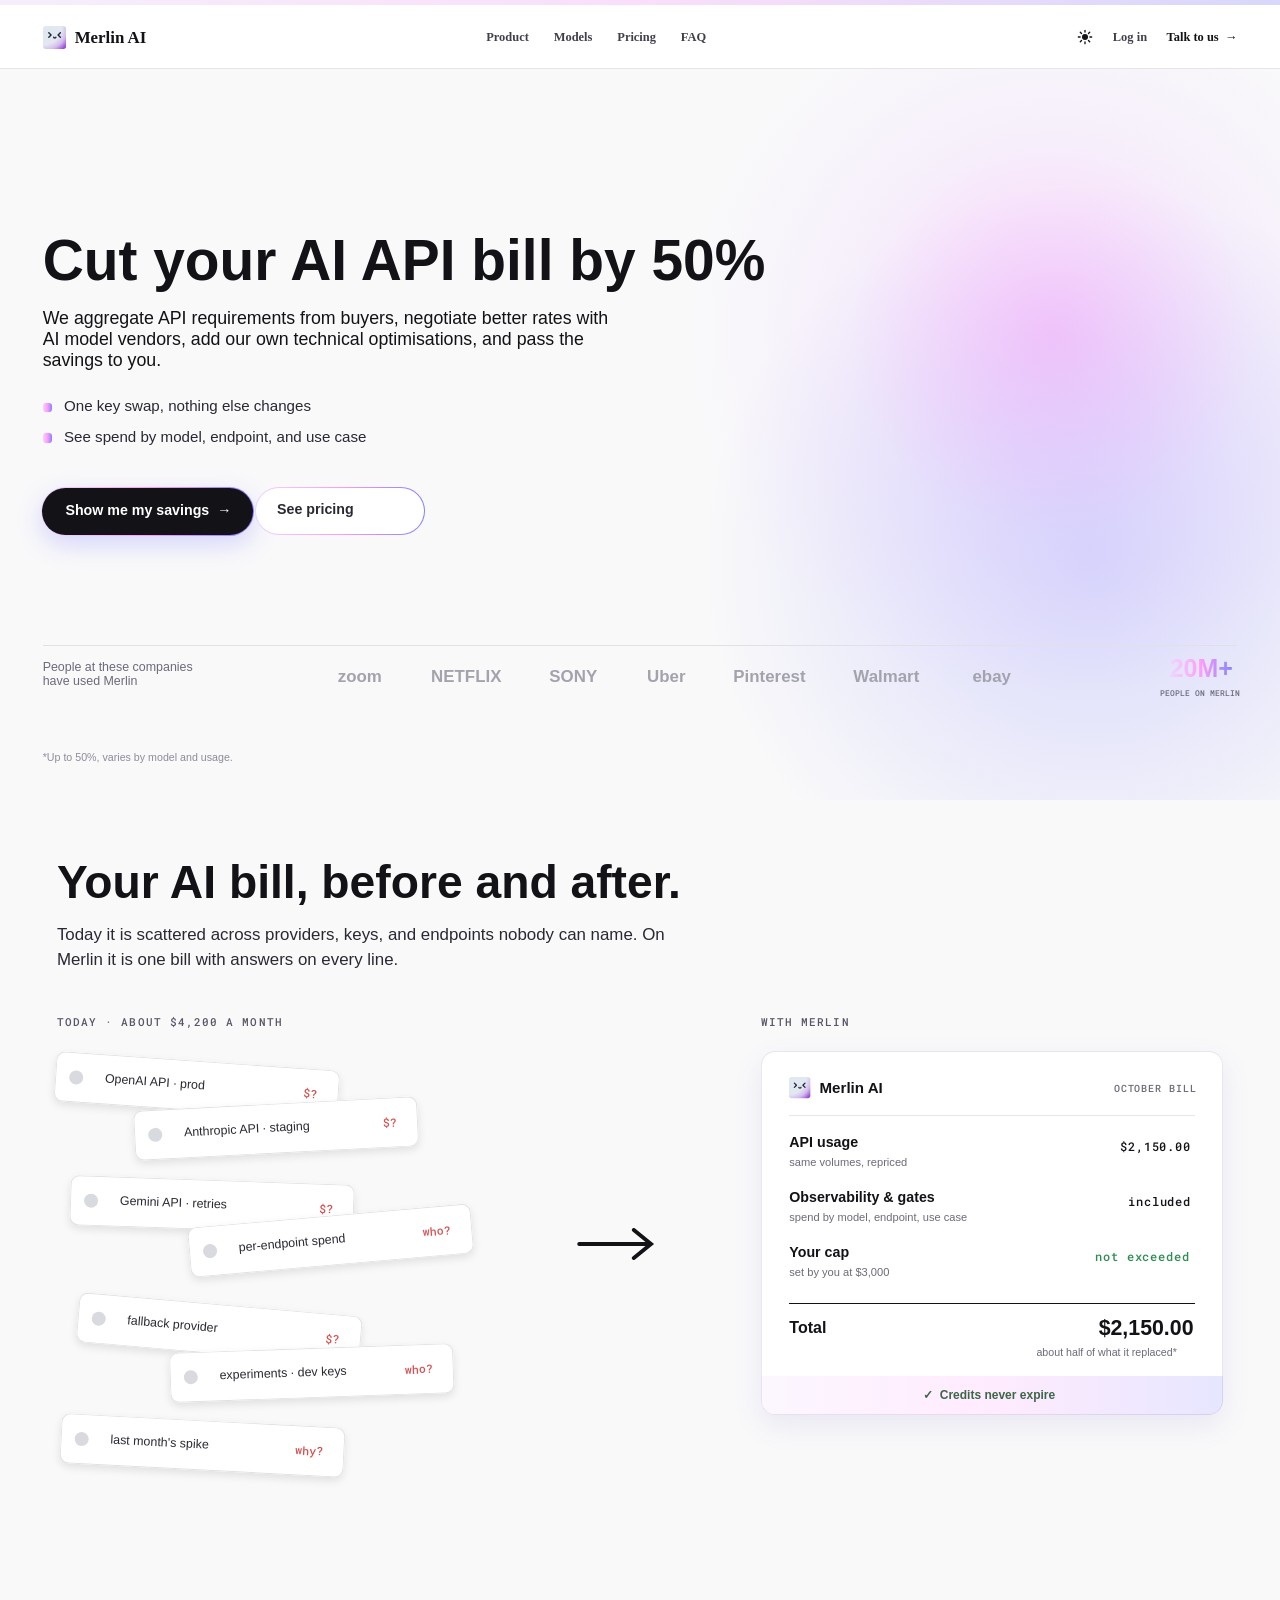
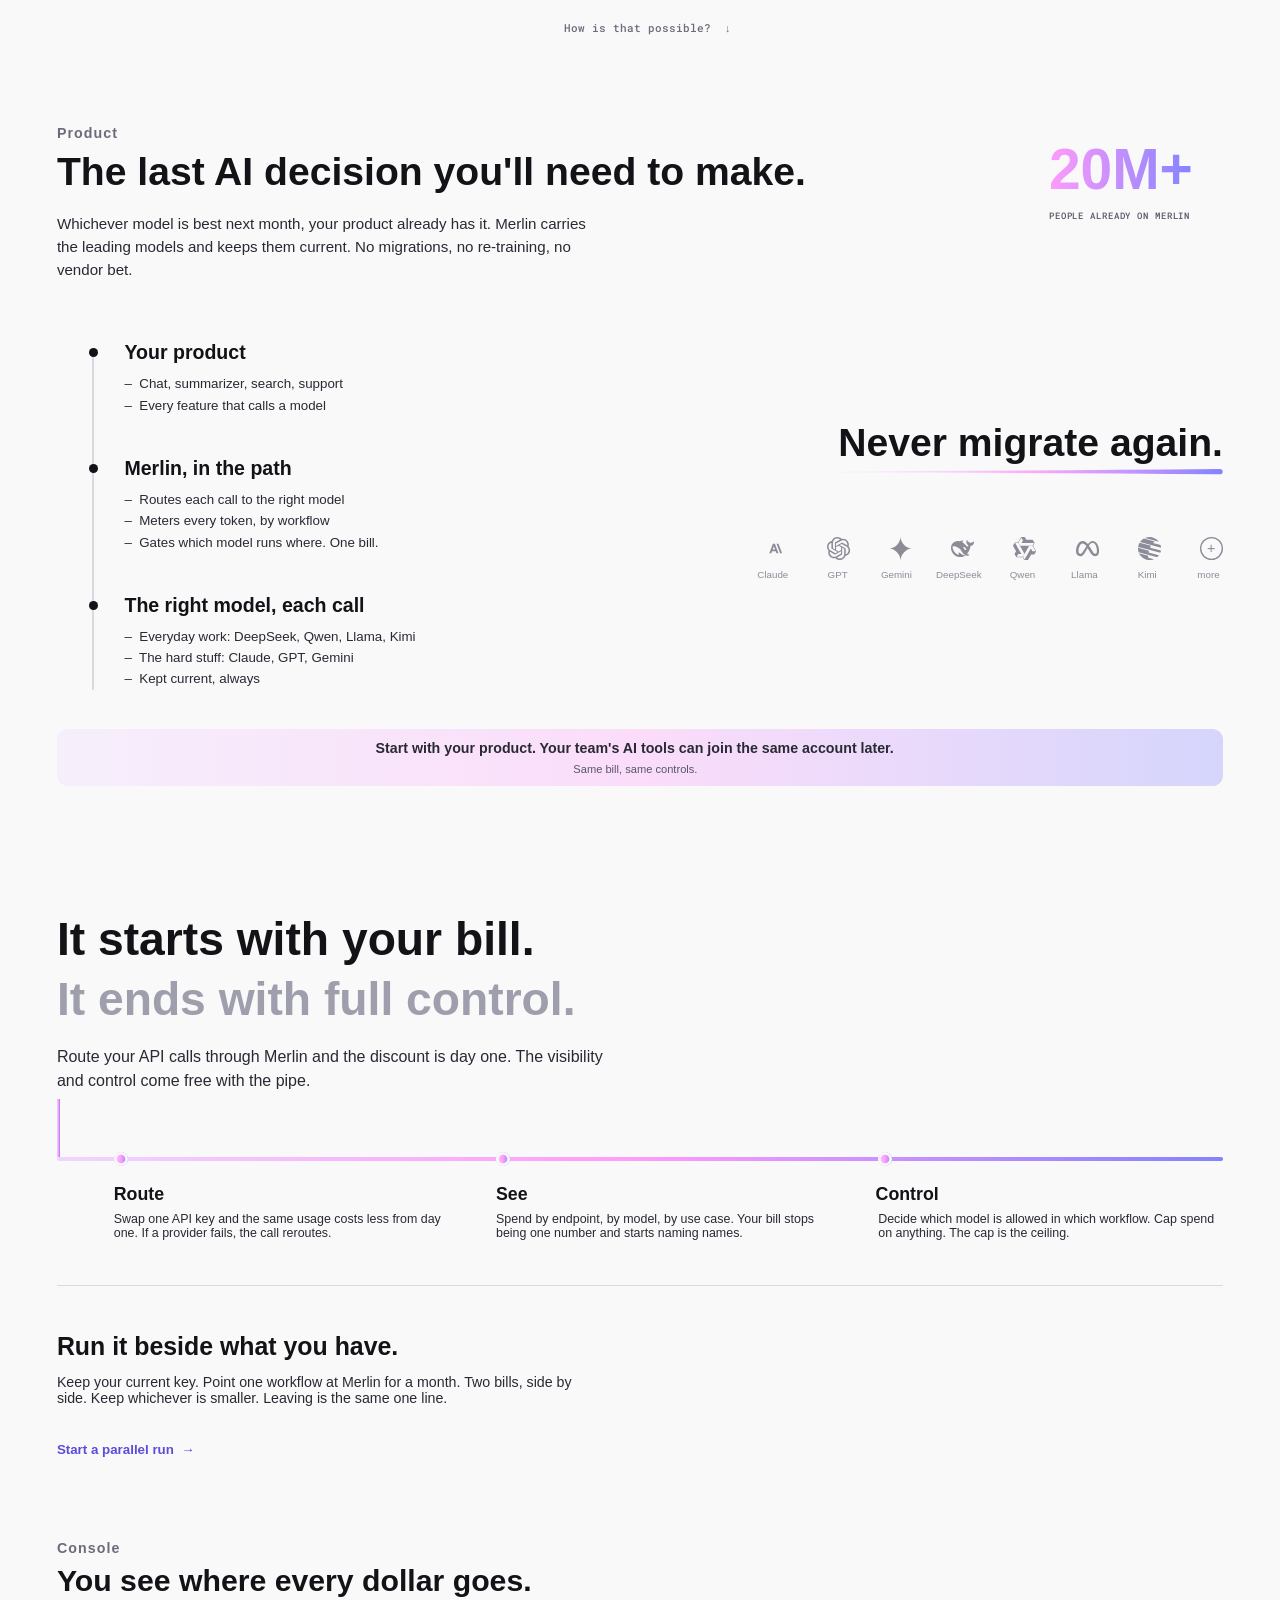
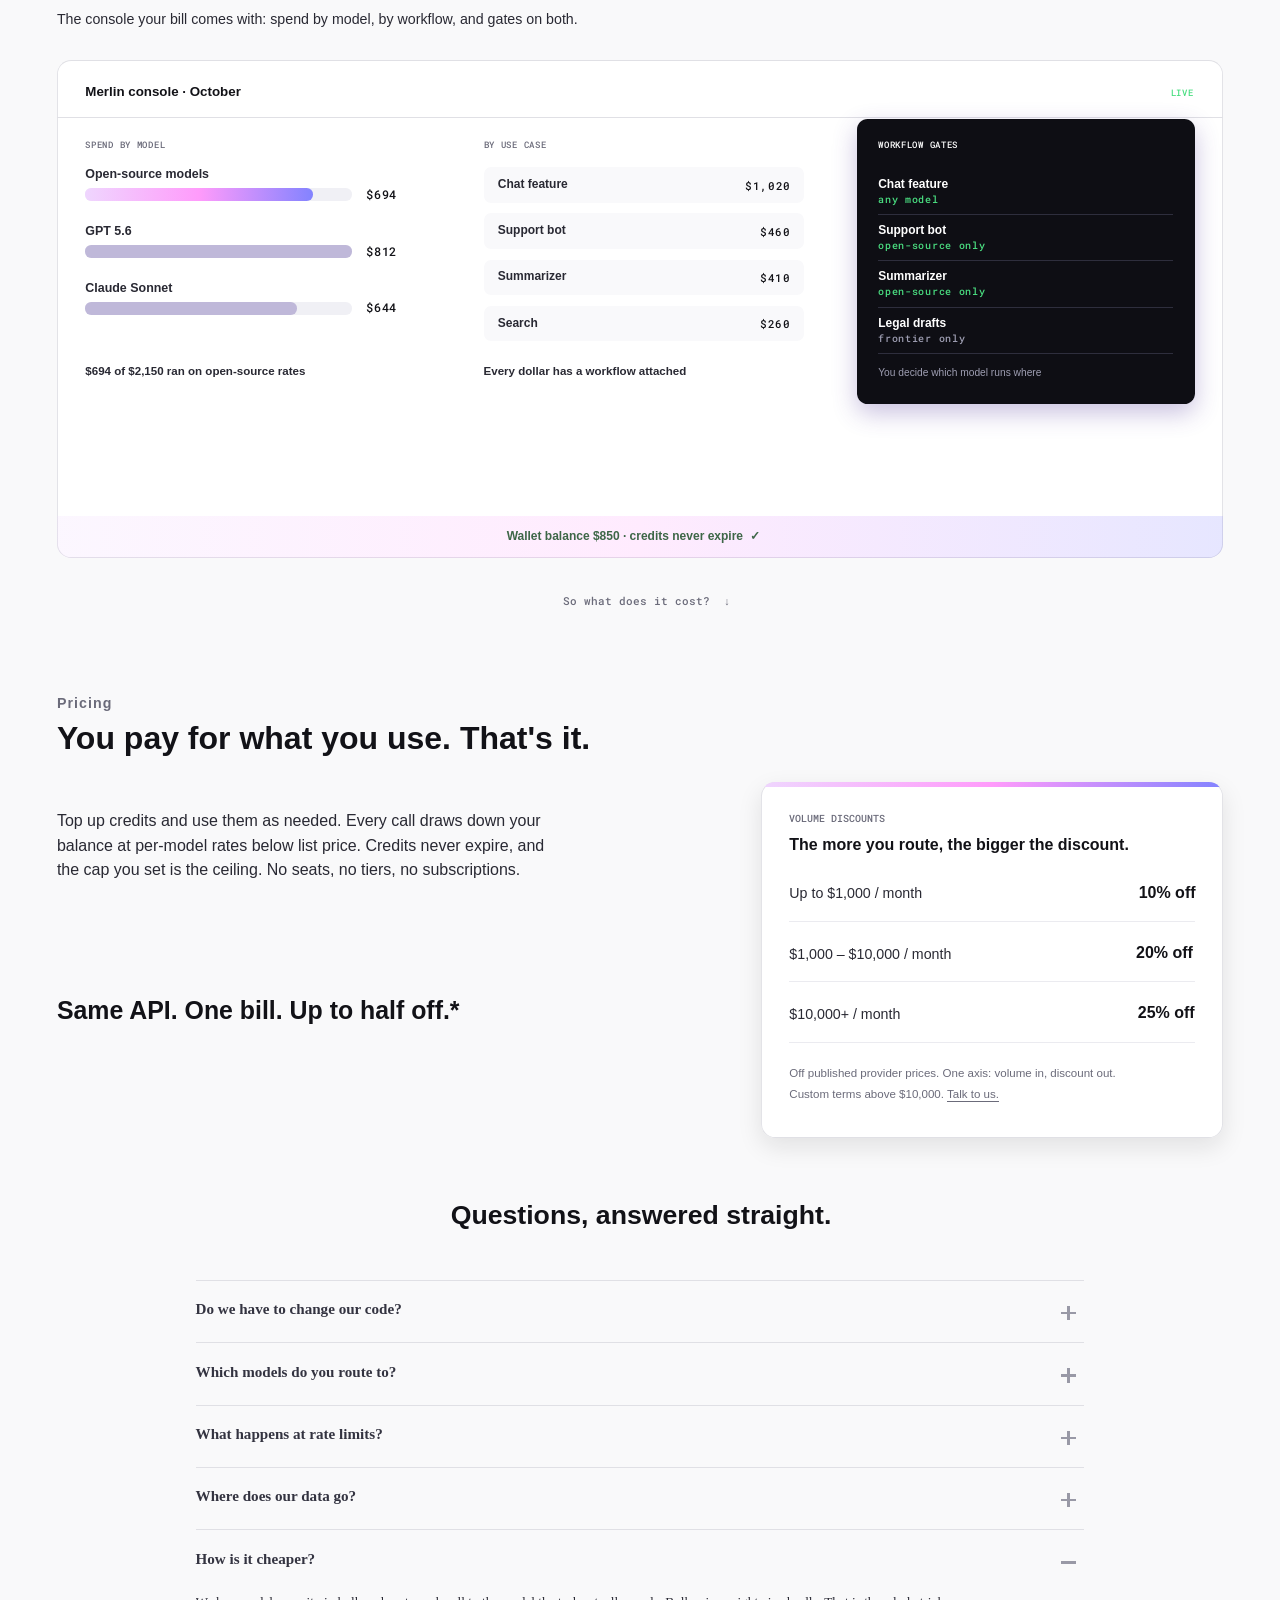
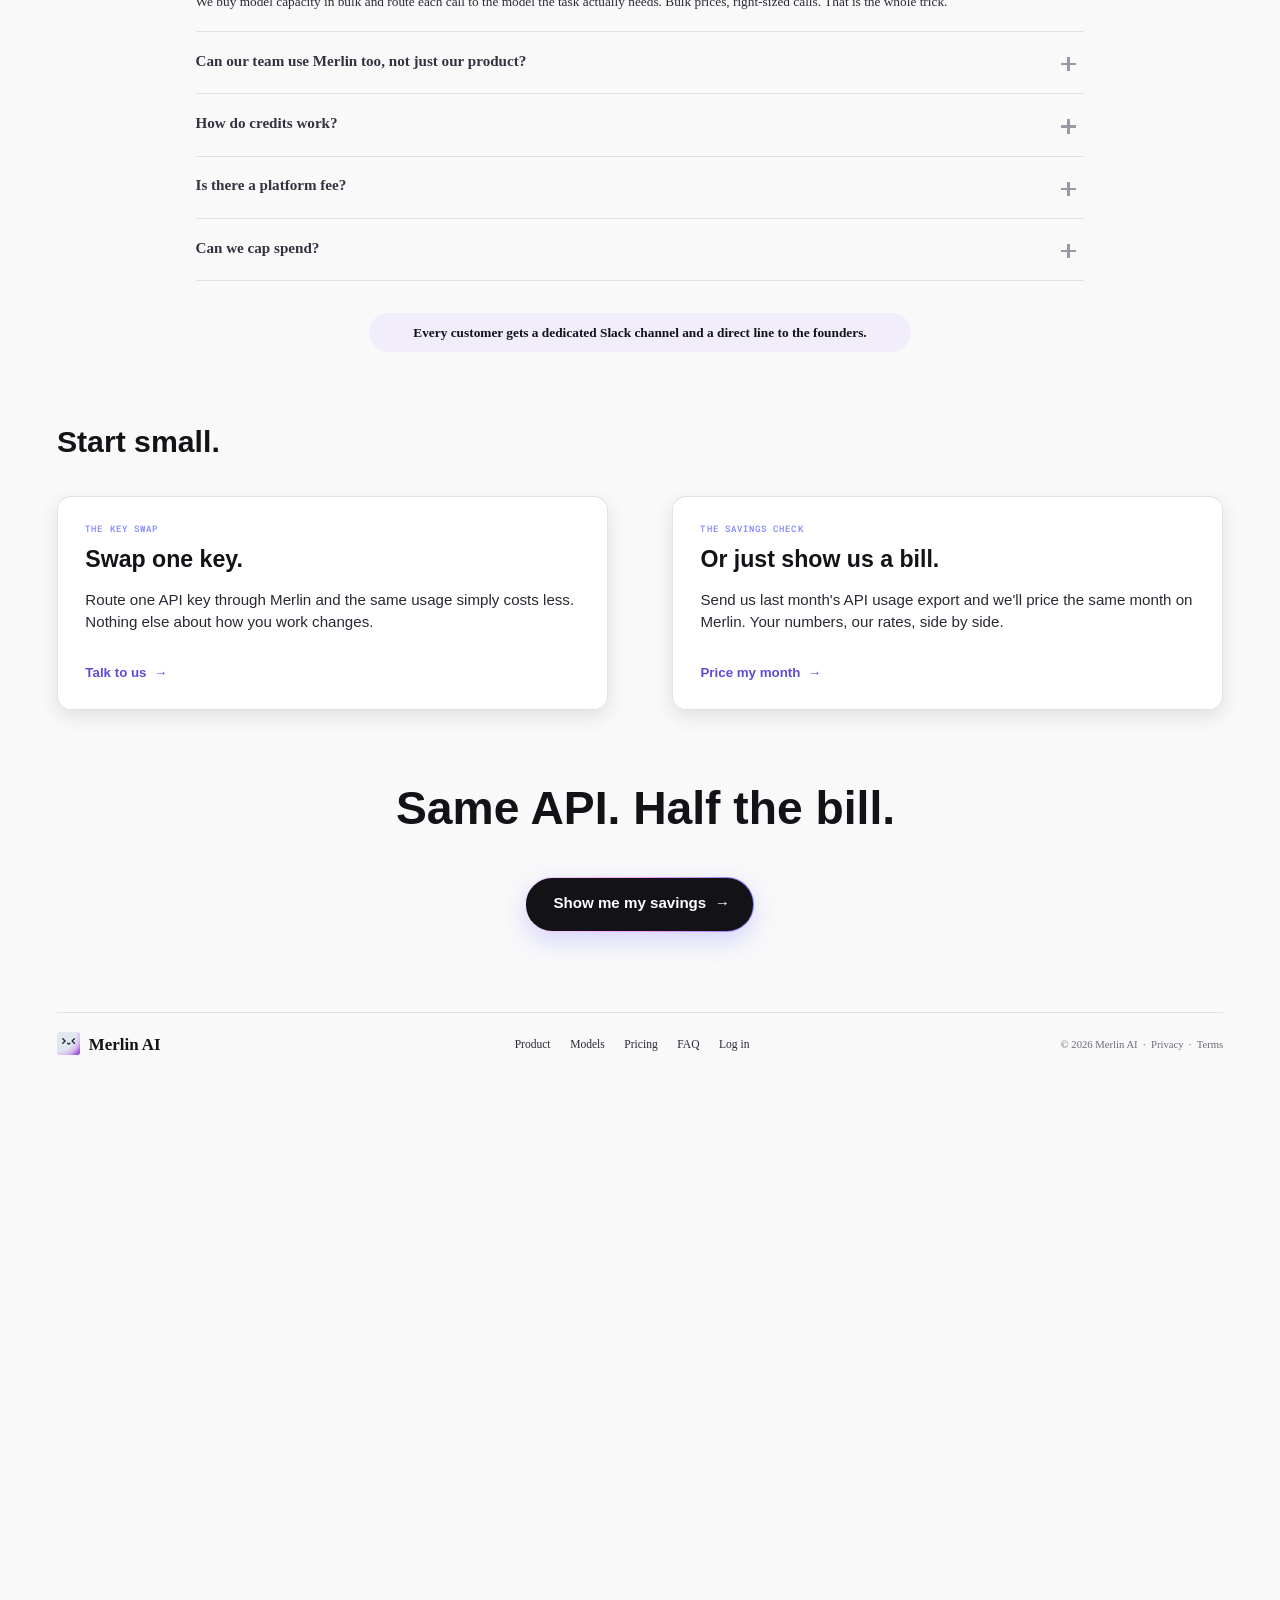
<file: index.html>
<!doctype html>
<html lang="en" data-theme="light"><head><meta charset="utf-8"><meta name="viewport" content="width=1440">
<title>Merlin AI · Cut your AI API bill</title>
<link rel="preconnect" href="https://fonts.gstatic.com" crossorigin>
<link href="https://fonts.googleapis.com/css2?family=Google+Sans+Flex:wght@400;500;600&family=Roboto+Mono:wght@500&display=swap" rel="stylesheet">
<link rel="stylesheet" href="site.css"></head>
<body class="home"><div class="page"><header class="hdr"><div class="strip"><div class="strip-fill"></div></div><nav class="nav">
<a class="logo" href="index.html"><span class="mark"><svg width="26" height="26" viewBox="0 0 26 26" fill="none" xmlns="http://www.w3.org/2000/svg"><path d="M22.88 0H3.12C1.39687 0 0 1.39687 0 3.12V22.88C0 24.6031 1.39687 26 3.12 26H22.88C24.6031 26 26 24.6031 26 22.88V3.12C26 1.39687 24.6031 0 22.88 0Z" fill="url(#mg)"/><path fill-rule="evenodd" clip-rule="evenodd" d="M5.95406 6.9189C6.25869 6.61427 6.75251 6.61427 7.05714 6.9189L9.65714 9.51891C9.96171 9.82348 9.96171 10.3174 9.65714 10.622L7.05714 13.2219C6.75251 13.5266 6.25869 13.5266 5.95406 13.2219C5.64943 12.9173 5.64943 12.4235 5.95406 12.1189L8.00249 10.0704L5.95406 8.02199C5.64943 7.71735 5.64943 7.22348 5.95406 6.9189ZM20.1091 6.9189C20.4137 7.22348 20.4137 7.71735 20.1091 8.02199L18.0607 10.0704L20.1091 12.1189C20.4137 12.4235 20.4137 12.9173 20.1091 13.2219C19.8045 13.5266 19.3107 13.5266 19.0061 13.2219L16.4061 10.622C16.1014 10.3174 16.1014 9.82348 16.4061 9.51891L19.0061 6.9189C19.3107 6.61427 19.8045 6.61427 20.1091 6.9189ZM11.7329 11.9259C12.1442 11.7974 12.5816 12.0265 12.7102 12.4378C12.7393 12.5315 12.8093 12.6048 12.9744 12.6635C13.0545 12.692 13.1354 12.7077 13.1981 12.7158C13.2276 12.7195 13.2501 12.7212 13.2631 12.722C13.2729 12.7213 13.289 12.7198 13.31 12.7169C13.3614 12.7097 13.4323 12.6952 13.5071 12.6674C13.6533 12.613 13.7779 12.5247 13.851 12.3578C14.0237 11.9631 14.4835 11.7832 14.8782 11.9558C15.2729 12.1285 15.4528 12.5884 15.2802 12.983C14.9893 13.6481 14.4639 13.9758 14.0511 14.1294C13.8464 14.2057 13.6606 14.2431 13.525 14.2619C13.4564 14.2715 13.3985 14.2766 13.3546 14.2793C13.3326 14.2807 13.3139 14.2815 13.299 14.2819C13.2915 14.2821 13.2849 14.2822 13.2794 14.2823L13.2718 14.2824H13.2685H13.2663C13.2659 14.2824 13.2656 14.2824 13.2656 13.5024C13.2656 14.2824 13.2653 14.2824 13.265 14.2824H13.263H13.2599L13.2526 14.2823C13.2472 14.2822 13.2407 14.2821 13.2333 14.2819C13.2183 14.2816 13.1993 14.2809 13.1767 14.2796C13.1317 14.277 13.0713 14.2722 13 14.2631C12.8596 14.2451 12.6642 14.2089 12.4518 14.1334C12.0319 13.984 11.4518 13.6414 11.221 12.9031C11.0926 12.4919 11.3218 12.0544 11.7329 11.9259Z" fill="#1E293B"/><defs><radialGradient id="mg" cx="0" cy="0" r="1" gradientUnits="userSpaceOnUse" gradientTransform="rotate(45) scale(36.7696)"><stop offset="0.576042" stop-color="#E2E8F0"/><stop offset="0.753125" stop-color="#D5BAEC"/><stop offset="1" stop-color="#7E22CE"/></radialGradient></defs></svg></span><span class="word">Merlin AI</span></a>
<div class="links"><a href="index.html#product">Product</a><a href="models.html">Models</a><a href="index.html#pricing">Pricing</a><a href="index.html#faq">FAQ</a></div>
<div class="right"><button class="theme" type="button" aria-label="Toggle dark mode" title="Light / dark"><svg width="18" height="18" viewBox="0 0 18 18" fill="none" xmlns="http://www.w3.org/2000/svg"><circle cx="9" cy="9" r="3.4" fill="currentColor"/><path d="M9 1.5V3.5M9 14.5V16.5M1.5 9H3.5M14.5 9H16.5M3.7 3.7L5.1 5.1M12.9 12.9L14.3 14.3M3.7 14.3L5.1 12.9M12.9 5.1L14.3 3.7" stroke="currentColor" stroke-width="1.5" stroke-linecap="round"/></svg></button><a href="login.html">Log in</a><a class="talk" href="contact.html">Talk to us  →</a></div>
</nav></header><main><section class="sec hero" id="hero"><div class="blob blob-pink" style="left:772px;top:-106px;width:824px;height:809px"></div><div class="blob-core blob-pink-core" style="left:998.6px;top:116.475px;width:370.8px;height:364.05px"></div><div class="blob blob-violet" style="left:721px;top:129px;width:945px;height:845px"></div><div class="blob-core blob-violet-core" style="left:980.875px;top:361.375px;width:425.25px;height:380.25px"></div><div class="hero-mid"><a class="btn" href="estimate.html"><div class="n" style="left:46.5px;top:288.5px;width:239px;height:55px;border-radius:27.5px;border:1.5px solid transparent;--bg:linear-gradient(#121217,#121217) padding-box,linear-gradient(90deg,#efd6fe 0%,#ff9bfb 50%,#8383ff 100%) border-box;--dbg:linear-gradient(#f5f5f7,#f5f5f7) padding-box,linear-gradient(90deg,#efd6fe 0%,#ff9bfb 50%,#8383ff 100%) border-box;--sh:0px 10px 28px 0px rgba(131,131,255,0.3);--dsh:0px 10px 28px 0px rgba(131,131,255,0.3);overflow:hidden"><div class="t" style="left:26px;top:16px;white-space:pre;text-align:left;font:600 16px/normal 'Google Sans Flex',sans-serif;--fg:#ffffff;--dfg:#0e0e12;">Show me my savings  →</div></div></a><a class="btn" href="index.html#pricing"><div class="n" style="left:286.5px;top:288.5px;width:192px;height:54px;border-radius:27.5px;border:1.5px solid transparent;--bg:linear-gradient(#ffffff,#ffffff) padding-box,linear-gradient(90deg,#efd6fe 0%,#ff9bfb 50%,#8383ff 100%) border-box;--dbg:linear-gradient(#1a1a20,#1a1a20) padding-box,linear-gradient(90deg,#efd6fe 0%,#ff9bfb 50%,#8383ff 100%) border-box;overflow:hidden"><div class="t" style="left:24px;top:15.5px;white-space:pre;text-align:left;font:600 16px/normal 'Google Sans Flex',sans-serif;--fg:#292933;--dfg:#c7c7d4;">See pricing</div></div></a><div class="t" style="left:48px;top:0px;width:962px;white-space:pre-wrap;text-align:left;font:600 64px/110% 'Google Sans Flex',sans-serif;--fg:#121217;--dfg:#f5f5f7;">Cut your AI API bill by 50%</div><div class="t" style="left:48px;top:88px;width:650px;white-space:pre-wrap;text-align:left;font:400 20px/normal 'Google Sans Flex',sans-serif;--fg:#121217;--dfg:#f5f5f7;">We aggregate API requirements from buyers, negotiate better rates with AI model vendors, add our own technical optimisations, and pass the savings to you.</div><div class="n" style="left:48px;top:194px;width:11px;height:11px;border-radius:3.5px;--bg:linear-gradient(90deg,#efd6fe 0%,#ff9bfb 50%,#8383ff 100%);--dbg:linear-gradient(90deg,#efd6fe 0%,#ff9bfb 50%,#8383ff 100%)"></div><div class="t" style="left:72px;top:188px;white-space:pre;text-align:left;font:400 17px/normal 'Google Sans Flex',sans-serif;--fg:#292933;--dfg:#c7c7d4;">One key swap, nothing else changes</div><div class="n" style="left:48px;top:228px;width:11px;height:11px;border-radius:3.5px;--bg:linear-gradient(90deg,#efd6fe 0%,#ff9bfb 50%,#8383ff 100%);--dbg:linear-gradient(90deg,#efd6fe 0%,#ff9bfb 50%,#8383ff 100%)"></div><div class="t" style="left:72px;top:222px;white-space:pre;text-align:left;font:400 17px/normal 'Google Sans Flex',sans-serif;--fg:#292933;--dfg:#c7c7d4;">See spend by model, endpoint, and use case</div></div><div class="hero-band"><div class="t" style="left:48px;top:42px;white-space:pre;text-align:left;font:400 14px/normal 'Google Sans Flex',sans-serif;--fg:#6b6b7a;--dfg:#8f8fa1;">People at these companies
have used Merlin</div><div class="t" style="left:380px;top:50px;white-space:pre;text-align:left;font:600 19px/normal 'Google Sans Flex',sans-serif;--fg:#a3a3ad;--dfg:#6f6f80;">zoom</div><div class="t" style="left:485px;top:50px;white-space:pre;text-align:left;font:600 19px/normal 'Google Sans Flex',sans-serif;--fg:#a3a3ad;--dfg:#6f6f80;">NETFLIX</div><div class="t" style="left:618px;top:50px;white-space:pre;text-align:left;font:600 19px/normal 'Google Sans Flex',sans-serif;--fg:#a3a3ad;--dfg:#6f6f80;">SONY</div><div class="t" style="left:728px;top:50px;white-space:pre;text-align:left;font:600 19px/normal 'Google Sans Flex',sans-serif;--fg:#a3a3ad;--dfg:#6f6f80;">Uber</div><div class="t" style="left:825px;top:50px;white-space:pre;text-align:left;font:600 19px/normal 'Google Sans Flex',sans-serif;--fg:#a3a3ad;--dfg:#6f6f80;">Pinterest</div><div class="t" style="left:960px;top:50px;white-space:pre;text-align:left;font:600 19px/normal 'Google Sans Flex',sans-serif;--fg:#a3a3ad;--dfg:#6f6f80;">Walmart</div><div class="t" style="left:1094px;top:50px;white-space:pre;text-align:left;font:600 19px/normal 'Google Sans Flex',sans-serif;--fg:#a3a3ad;--dfg:#6f6f80;">ebay</div><div class="t" style="left:48px;top:145px;white-space:pre;text-align:left;font:400 12px/normal 'Google Sans Flex',sans-serif;--fg:#8c8c99;--dfg:#6f6f80;">*Up to 50%, varies by model and usage.</div><div class="n" style="left:48px;top:26px;width:1344px;height:1px;--bg:#e0e0e5;--dbg:#2a2a33"></div><div class="t gt" style="left:1316px;top:36px;white-space:pre;text-align:left;font:600 28px/normal 'Google Sans Flex',sans-serif;--fg:transparent;--gt:linear-gradient(90deg,#efd6fe 0%,#ff9bfb 50%,#8383ff 100%);">20M+</div><div class="t" style="left:1305px;top:74px;white-space:pre;text-align:left;font:500 9px/normal 'Roboto Mono',monospace;--fg:#6b6b7a;--dfg:#8f8fa1;">PEOPLE ON MERLIN</div></div></section><section class="sec" id="s-A2" style="height:982px"><div class="t" style="left:64px;top:62px;white-space:pre;text-align:left;font:600 52px/normal 'Google Sans Flex',sans-serif;--fg:#121217;--dfg:#f5f5f7;">Your AI bill, before and after.</div><div class="t" style="left:64px;top:137px;width:720px;white-space:pre-wrap;text-align:left;font:400 19px/150% 'Google Sans Flex',sans-serif;--fg:#292933;--dfg:#c7c7d4;">Today it is scattered across providers, keys, and endpoints nobody can name. On Merlin it is one bill with answers on every line.</div><div class="t" style="left:64px;top:242px;white-space:pre;text-align:left;font:500 12px/normal 'Roboto Mono',monospace;letter-spacing:1.2px;--fg:#575766;--dfg:#a3a3b3;">TODAY · ABOUT $4,200 A MONTH</div><div class="n" style="left:64px;top:282px;width:320px;height:56px;border-radius:10px;--bg:#ffffff;--dbg:#1a1a20;--bd:inset 0 0 0 1px #e0e0e5;--dbd:inset 0 0 0 1px #2a2a33;--sh:0px 4px 10px 0px rgba(0,0,0,0.1);--dsh:0px 4px 10px 0px rgba(0,0,0,0.45);transform:rotate(4deg);transform-origin:0 0;overflow:hidden"><div class="n" style="left:16.0363px;top:20.0302px;width:16px;height:16px;border-radius:50%;--bg:#d9d9e0;--dbg:#3a3a48"></div><div class="t" style="left:55.9647px;top:19.0425px;white-space:pre;text-align:left;font:400 14px/normal 'Google Sans Flex',sans-serif;--fg:#292933;--dfg:#c7c7d4;">OpenAI API · prod</div><div class="t" style="left:280.008px;top:19.0139px;white-space:pre;text-align:left;font:500 13px/normal 'Roboto Mono',monospace;--fg:#d65252;--dfg:#ff7b7b;">$?</div></div><div class="n" style="left:150px;top:350px;width:320px;height:56px;border-radius:10px;--bg:#ffffff;--dbg:#1a1a20;--bd:inset 0 0 0 1px #e0e0e5;--dbd:inset 0 0 0 1px #2a2a33;--sh:0px 4px 10px 0px rgba(0,0,0,0.1);--dsh:0px 4px 10px 0px rgba(0,0,0,0.45);transform:rotate(-3deg);transform-origin:0 0;overflow:hidden"><div class="n" style="left:15.9771px;top:19.9635px;width:16px;height:16px;border-radius:50%;--bg:#d9d9e0;--dbg:#3a3a48"></div><div class="t" style="left:55.9846px;top:18.956px;white-space:pre;text-align:left;font:400 14px/normal 'Google Sans Flex',sans-serif;--fg:#292933;--dfg:#c7c7d4;">Anthropic API · staging</div><div class="t" style="left:279.99px;top:18.9796px;white-space:pre;text-align:left;font:500 13px/normal 'Roboto Mono',monospace;--fg:#d65252;--dfg:#ff7b7b;">$?</div></div><div class="n" style="left:80px;top:422px;width:320px;height:56px;border-radius:10px;--bg:#ffffff;--dbg:#1a1a20;--bd:inset 0 0 0 1px #e0e0e5;--dbd:inset 0 0 0 1px #2a2a33;--sh:0px 4px 10px 0px rgba(0,0,0,0.1);--dsh:0px 4px 10px 0px rgba(0,0,0,0.45);transform:rotate(2deg);transform-origin:0 0;overflow:hidden"><div class="n" style="left:16.0061px;top:19.9535px;width:16px;height:16px;border-radius:50%;--bg:#d9d9e0;--dbg:#3a3a48"></div><div class="t" style="left:55.9957px;top:18.9573px;white-space:pre;text-align:left;font:400 14px/normal 'Google Sans Flex',sans-serif;--fg:#292933;--dfg:#c7c7d4;">Gemini API · retries</div><div class="t" style="left:280.035px;top:19.0385px;white-space:pre;text-align:left;font:500 13px/normal 'Roboto Mono',monospace;--fg:#d65252;--dfg:#ff7b7b;">$?</div></div><div class="n" style="left:210px;top:482px;width:320px;height:56px;border-radius:10px;--bg:#ffffff;--dbg:#1a1a20;--bd:inset 0 0 0 1px #e0e0e5;--dbd:inset 0 0 0 1px #2a2a33;--sh:0px 4px 10px 0px rgba(0,0,0,0.1);--dsh:0px 4px 10px 0px rgba(0,0,0,0.45);transform:rotate(-5deg);transform-origin:0 0;overflow:hidden"><div class="n" style="left:16.0203px;top:19.9723px;width:16px;height:16px;border-radius:50%;--bg:#d9d9e0;--dbg:#3a3a48"></div><div class="t" style="left:55.9614px;top:18.9495px;white-space:pre;text-align:left;font:400 14px/normal 'Google Sans Flex',sans-serif;--fg:#292933;--dfg:#c7c7d4;">per-endpoint spend</div><div class="t" style="left:264.05px;top:18.9857px;white-space:pre;text-align:left;font:500 13px/normal 'Roboto Mono',monospace;--fg:#d65252;--dfg:#ff7b7b;">who?</div></div><div class="n" style="left:90px;top:554px;width:320px;height:56px;border-radius:10px;--bg:#ffffff;--dbg:#1a1a20;--bd:inset 0 0 0 1px #e0e0e5;--dbd:inset 0 0 0 1px #2a2a33;--sh:0px 4px 10px 0px rgba(0,0,0,0.1);--dsh:0px 4px 10px 0px rgba(0,0,0,0.45);transform:rotate(5deg);transform-origin:0 0;overflow:hidden"><div class="n" style="left:16.0024px;top:19.9813px;width:16px;height:16px;border-radius:50%;--bg:#d9d9e0;--dbg:#3a3a48"></div><div class="t" style="left:55.9684px;top:18.9943px;white-space:pre;text-align:left;font:400 14px/normal 'Google Sans Flex',sans-serif;--fg:#292933;--dfg:#c7c7d4;">fallback provider</div><div class="t" style="left:280.019px;top:18.9669px;white-space:pre;text-align:left;font:500 13px/normal 'Roboto Mono',monospace;--fg:#d65252;--dfg:#ff7b7b;">$?</div></div><div class="n" style="left:190px;top:622px;width:320px;height:56px;border-radius:10px;--bg:#ffffff;--dbg:#1a1a20;--bd:inset 0 0 0 1px #e0e0e5;--dbd:inset 0 0 0 1px #2a2a33;--sh:0px 4px 10px 0px rgba(0,0,0,0.1);--dsh:0px 4px 10px 0px rgba(0,0,0,0.45);transform:rotate(-2deg);transform-origin:0 0;overflow:hidden"><div class="n" style="left:16.0128px;top:19.971px;width:16px;height:16px;border-radius:50%;--bg:#d9d9e0;--dbg:#3a3a48"></div><div class="t" style="left:55.9722px;top:18.965px;white-space:pre;text-align:left;font:400 14px/normal 'Google Sans Flex',sans-serif;--fg:#292933;--dfg:#c7c7d4;">experiments · dev keys</div><div class="t" style="left:263.997px;top:19.0249px;white-space:pre;text-align:left;font:500 13px/normal 'Roboto Mono',monospace;--fg:#d65252;--dfg:#ff7b7b;">who?</div></div><div class="n" style="left:70px;top:690px;width:320px;height:56px;border-radius:10px;--bg:#ffffff;--dbg:#1a1a20;--bd:inset 0 0 0 1px #e0e0e5;--dbd:inset 0 0 0 1px #2a2a33;--sh:0px 4px 10px 0px rgba(0,0,0,0.1);--dsh:0px 4px 10px 0px rgba(0,0,0,0.45);transform:rotate(3deg);transform-origin:0 0;overflow:hidden"><div class="n" style="left:15.9682px;top:19.9917px;width:16px;height:16px;border-radius:50%;--bg:#d9d9e0;--dbg:#3a3a48"></div><div class="t" style="left:55.9709px;top:18.9967px;white-space:pre;text-align:left;font:400 14px/normal 'Google Sans Flex',sans-serif;--fg:#292933;--dfg:#c7c7d4;">last month&#x27;s spike</div><div class="t" style="left:263.957px;top:19.0116px;white-space:pre;text-align:left;font:500 13px/normal 'Roboto Mono',monospace;--fg:#d65252;--dfg:#ff7b7b;">why?</div></div><div class="svg" style="left:647px;top:482px;width:92px;height:36px;--fg:#121217;--dfg:#f5f5f7"><svg width="99" height="41" viewBox="0 0 99 41" fill="none" xmlns="http://www.w3.org/2000/svg"><path d="M2.5 20.5H92.5M72.5 2.5L94.5 20.5L72.5 38.5" stroke="currentColor" stroke-width="5" stroke-linecap="round"/></svg></div><div class="t" style="left:856px;top:242px;white-space:pre;text-align:left;font:500 12px/normal 'Roboto Mono',monospace;letter-spacing:1.2px;--fg:#575766;--dfg:#a3a3b3;">WITH MERLIN</div><div class="n" style="left:856px;top:282px;width:520px;height:410px;border-radius:16px;--bg:#ffffff;--dbg:#1a1a20;--bd:inset 0 0 0 1px #e5e5eb;--dbd:inset 0 0 0 1px #2a2a33;--sh:0px 12px 32px 0px rgba(102,77,178,0.1);--dsh:0px 12px 32px 0px rgba(0,0,0,0.45);overflow:hidden"><div class="svg" style="left:32px;top:30px;width:24px;height:24px;--fg:#121217;--dfg:#f5f5f7"><svg width="26" height="26" viewBox="0 0 26 26" fill="none" xmlns="http://www.w3.org/2000/svg"><path d="M22.88 0H3.12C1.39687 0 0 1.39687 0 3.12V22.88C0 24.6031 1.39687 26 3.12 26H22.88C24.6031 26 26 24.6031 26 22.88V3.12C26 1.39687 24.6031 0 22.88 0Z" fill="url(#mg)"/><path fill-rule="evenodd" clip-rule="evenodd" d="M5.95406 6.9189C6.25869 6.61427 6.75251 6.61427 7.05714 6.9189L9.65714 9.51891C9.96171 9.82348 9.96171 10.3174 9.65714 10.622L7.05714 13.2219C6.75251 13.5266 6.25869 13.5266 5.95406 13.2219C5.64943 12.9173 5.64943 12.4235 5.95406 12.1189L8.00249 10.0704L5.95406 8.02199C5.64943 7.71735 5.64943 7.22348 5.95406 6.9189ZM20.1091 6.9189C20.4137 7.22348 20.4137 7.71735 20.1091 8.02199L18.0607 10.0704L20.1091 12.1189C20.4137 12.4235 20.4137 12.9173 20.1091 13.2219C19.8045 13.5266 19.3107 13.5266 19.0061 13.2219L16.4061 10.622C16.1014 10.3174 16.1014 9.82348 16.4061 9.51891L19.0061 6.9189C19.3107 6.61427 19.8045 6.61427 20.1091 6.9189ZM11.7329 11.9259C12.1442 11.7974 12.5816 12.0265 12.7102 12.4378C12.7393 12.5315 12.8093 12.6048 12.9744 12.6635C13.0545 12.692 13.1354 12.7077 13.1981 12.7158C13.2276 12.7195 13.2501 12.7212 13.2631 12.722C13.2729 12.7213 13.289 12.7198 13.31 12.7169C13.3614 12.7097 13.4323 12.6952 13.5071 12.6674C13.6533 12.613 13.7779 12.5247 13.851 12.3578C14.0237 11.9631 14.4835 11.7832 14.8782 11.9558C15.2729 12.1285 15.4528 12.5884 15.2802 12.983C14.9893 13.6481 14.4639 13.9758 14.0511 14.1294C13.8464 14.2057 13.6606 14.2431 13.525 14.2619C13.4564 14.2715 13.3985 14.2766 13.3546 14.2793C13.3326 14.2807 13.3139 14.2815 13.299 14.2819C13.2915 14.2821 13.2849 14.2822 13.2794 14.2823L13.2718 14.2824H13.2685H13.2663C13.2659 14.2824 13.2656 14.2824 13.2656 13.5024C13.2656 14.2824 13.2653 14.2824 13.265 14.2824H13.263H13.2599L13.2526 14.2823C13.2472 14.2822 13.2407 14.2821 13.2333 14.2819C13.2183 14.2816 13.1993 14.2809 13.1767 14.2796C13.1317 14.277 13.0713 14.2722 13 14.2631C12.8596 14.2451 12.6642 14.2089 12.4518 14.1334C12.0319 13.984 11.4518 13.6414 11.221 12.9031C11.0926 12.4919 11.3218 12.0544 11.7329 11.9259Z" fill="#1E293B"/><defs><radialGradient id="mg" cx="0" cy="0" r="1" gradientUnits="userSpaceOnUse" gradientTransform="rotate(45) scale(36.7696)"><stop offset="0.576042" stop-color="#E2E8F0"/><stop offset="0.753125" stop-color="#D5BAEC"/><stop offset="1" stop-color="#7E22CE"/></radialGradient></defs></svg></div><div class="t" style="left:66px;top:32px;white-space:pre;text-align:left;font:600 17px/normal 'Google Sans Flex',sans-serif;--fg:#121217;--dfg:#f5f5f7;">Merlin AI</div><div class="t" style="left:397px;top:35px;white-space:pre;text-align:left;font:500 11px/normal 'Roboto Mono',monospace;letter-spacing:1px;--fg:#6b6b7a;--dfg:#8f8fa1;">OCTOBER BILL</div><div class="n" style="left:32px;top:72px;width:456px;height:1px;--bg:#e5e5eb;--dbg:#2a2a33"></div><div class="t" style="left:32px;top:94px;white-space:pre;text-align:left;font:600 16px/normal 'Google Sans Flex',sans-serif;--fg:#121217;--dfg:#f5f5f7;">API usage</div><div class="t" style="left:32px;top:118px;white-space:pre;text-align:left;font:400 12.5px/normal 'Google Sans Flex',sans-serif;--fg:#6b6b7a;--dfg:#8f8fa1;">same volumes, repriced</div><div class="t" style="left:404px;top:98px;white-space:pre;text-align:left;font:500 14px/normal 'Roboto Mono',monospace;letter-spacing:1px;--fg:#121217;--dfg:#f5f5f7;">$2,150.00</div><div class="t" style="left:32px;top:156px;white-space:pre;text-align:left;font:600 16px/normal 'Google Sans Flex',sans-serif;--fg:#121217;--dfg:#f5f5f7;">Observability &amp; gates</div><div class="t" style="left:32px;top:180px;white-space:pre;text-align:left;font:400 12.5px/normal 'Google Sans Flex',sans-serif;--fg:#6b6b7a;--dfg:#8f8fa1;">spend by model, endpoint, use case</div><div class="t" style="left:413px;top:160px;white-space:pre;text-align:left;font:500 14px/normal 'Roboto Mono',monospace;letter-spacing:1px;--fg:#121217;--dfg:#f5f5f7;">included</div><div class="t" style="left:32px;top:218px;white-space:pre;text-align:left;font:600 16px/normal 'Google Sans Flex',sans-serif;--fg:#121217;--dfg:#f5f5f7;">Your cap</div><div class="t" style="left:32px;top:242px;white-space:pre;text-align:left;font:400 12.5px/normal 'Google Sans Flex',sans-serif;--fg:#6b6b7a;--dfg:#8f8fa1;">set by you at $3,000</div><div class="t" style="left:376px;top:222px;white-space:pre;text-align:left;font:500 14px/normal 'Roboto Mono',monospace;letter-spacing:1px;--fg:#2e8c52;--dfg:#4ade80;">not exceeded</div><div class="n" style="left:32px;top:284px;width:456px;height:1.5px;--bg:#121217;--dbg:#f5f5f7"></div><div class="t" style="left:32px;top:302px;white-space:pre;text-align:left;font:600 18px/normal 'Google Sans Flex',sans-serif;--fg:#121217;--dfg:#f5f5f7;">Total</div><div class="t" style="left:380px;top:298px;white-space:pre;text-align:left;font:600 24px/normal 'Google Sans Flex',sans-serif;--fg:#121217;--dfg:#f5f5f7;">$2,150.00</div><div class="t" style="left:310px;top:332px;white-space:pre;text-align:left;font:400 12px/normal 'Google Sans Flex',sans-serif;--fg:#6b6b7a;--dfg:#8f8fa1;">about half of what it replaced*</div><div class="n gtint" style="left:0px;top:366px;width:520px;height:44px;border-radius:0px 0px 16px 16px;--bg:linear-gradient(90deg,rgba(239,214,254,0.2) 0%,rgba(255,155,251,0.2) 50%,rgba(131,131,255,0.2) 100%);--dbg:linear-gradient(90deg,rgba(239,214,254,0.44) 0%,rgba(255,155,251,0.44) 50%,rgba(131,131,255,0.44) 100%)"></div><div class="t" style="left:182.5px;top:379px;white-space:pre;text-align:left;font:600 13.5px/normal 'Google Sans Flex',sans-serif;--fg:#3d6647;--dfg:#f5f5f7;">✓  Credits never expire</div></div><a class="tl" href="index.html#product"><div class="t" style="left:634px;top:924px;white-space:pre;text-align:left;font:500 12px/normal 'Roboto Mono',monospace;--fg:#6b6b7a;--dfg:#8f8fa1;">How is that possible?  ↓</div></a></section><section class="sec" id="s-A3" style="height:842px"><span class="anchor" id="product" style="top:35px"></span><div class="t" style="left:64px;top:59px;white-space:pre;text-align:left;font:600 16px/normal 'Google Sans Flex',sans-serif;letter-spacing:1.2px;--fg:#6b6b7a;--dfg:#8f8fa1;">Product</div><div class="t" style="left:64px;top:87px;white-space:pre;text-align:left;font:600 44px/normal 'Google Sans Flex',sans-serif;--fg:#121217;--dfg:#f5f5f7;">The last AI decision you&#x27;ll need to make.</div><div class="t" style="left:64px;top:158px;width:620px;white-space:pre-wrap;text-align:left;font:400 17px/150% 'Google Sans Flex',sans-serif;--fg:#292933;--dfg:#c7c7d4;">Whichever model is best next month, your product already has it. Merlin carries the leading models and keeps them current. No migrations, no re-training, no vendor bet.</div><div class="t" style="left:1180px;top:154px;white-space:pre;text-align:left;font:500 10px/normal 'Roboto Mono',monospace;letter-spacing:1px;--fg:#575766;--dfg:#a3a3b3;">PEOPLE ALREADY ON MERLIN</div><div class="t gt" style="left:1180px;top:72px;white-space:pre;text-align:left;font:600 64px/normal 'Google Sans Flex',sans-serif;--fg:transparent;--gt:linear-gradient(90deg,#ff9bfb 0%,#8383ff 100%);">20M+</div><div class="n gtint" style="left:64px;top:738px;width:1312px;height:64px;border-radius:12px;--bg:linear-gradient(90deg,rgba(239,214,254,0.3) 0%,rgba(255,155,251,0.3) 50%,rgba(131,131,255,0.3) 100%);--dbg:linear-gradient(90deg,rgba(239,214,254,0.6) 0%,rgba(255,155,251,0.6) 50%,rgba(131,131,255,0.6) 100%);overflow:hidden"><div class="t" style="left:358.5px;top:13px;white-space:pre;text-align:left;font:600 16px/normal 'Google Sans Flex',sans-serif;--fg:#292933;--dfg:#f5f5f7;">Start with your product. Your team&#x27;s AI tools can join the same account later.</div><div class="t" style="left:581px;top:38px;white-space:pre;text-align:left;font:400 12.5px/normal 'Google Sans Flex',sans-serif;--fg:#575766;--dfg:#c7c7d4;">Same bill, same controls.</div></div><div class="n" style="left:104px;top:314px;width:2px;height:380px;--bg:#d9d9e0;--dbg:#3a3a48"></div><div class="n" style="left:100px;top:310px;width:10px;height:10px;border-radius:50%;--bg:#121217;--dbg:#f5f5f7"></div><div class="t" style="left:140px;top:302px;white-space:pre;text-align:left;font:600 22px/normal 'Google Sans Flex',sans-serif;--fg:#121217;--dfg:#f5f5f7;">Your product</div><div class="t" style="left:140px;top:338px;width:560px;white-space:pre-wrap;text-align:left;font:400 15px/24px 'Google Sans Flex',sans-serif;--fg:#292933;--dfg:#c7c7d4;">–  Chat, summarizer, search, support
–  Every feature that calls a model</div><div class="n" style="left:100px;top:440px;width:10px;height:10px;border-radius:50%;--bg:#121217;--dbg:#f5f5f7"></div><div class="t" style="left:140px;top:432px;white-space:pre;text-align:left;font:600 22px/normal 'Google Sans Flex',sans-serif;--fg:#121217;--dfg:#f5f5f7;">Merlin, in the path</div><div class="t" style="left:140px;top:468px;width:560px;white-space:pre-wrap;text-align:left;font:400 15px/24px 'Google Sans Flex',sans-serif;--fg:#292933;--dfg:#c7c7d4;">–  Routes each call to the right model
–  Meters every token, by workflow
–  Gates which model runs where. One bill.</div><div class="n" style="left:100px;top:594px;width:10px;height:10px;border-radius:50%;--bg:#121217;--dbg:#f5f5f7"></div><div class="t" style="left:140px;top:586px;white-space:pre;text-align:left;font:600 22px/normal 'Google Sans Flex',sans-serif;--fg:#121217;--dfg:#f5f5f7;">The right model, each call</div><div class="t" style="left:140px;top:622px;width:560px;white-space:pre-wrap;text-align:left;font:400 15px/24px 'Google Sans Flex',sans-serif;--fg:#292933;--dfg:#c7c7d4;">–  Everyday work: DeepSeek, Qwen, Llama, Kimi
–  The hard stuff: Claude, GPT, Gemini
–  Kept current, always</div><div class="t" style="left:943px;top:392px;white-space:pre;text-align:left;font:600 44px/normal 'Google Sans Flex',sans-serif;--fg:#121217;--dfg:#f5f5f7;">Never migrate again.</div><div class="svg" style="left:860px;top:522px;width:26px;height:26px;--fg:#8c8c99;--dfg:#6f6f80"><svg width="26" height="26" viewBox="0 0 26 26" fill="none" xmlns="http://www.w3.org/2000/svg"><path d="M16.3318 7.58301H14.1295L18.1388 18.3701L20.3411 18.3703L16.3318 7.58301ZM9.96759 7.58301L5.95831 18.3703H8.20565L9.01469 16.1051L13.2217 16.1049L14.0396 18.3703H16.287L12.2689 7.58301H9.96759ZM9.75173 14.1003L11.1183 10.3069L12.4936 14.1003H9.75173Z" fill="currentColor"/></svg></div><div class="t" style="left:852px;top:558px;white-space:pre;text-align:left;font:400 11px/normal 'Google Sans Flex',sans-serif;--fg:#8c8c99;--dfg:#6f6f80;">Claude</div><div class="svg" style="left:930px;top:522px;width:26px;height:26px;--fg:#8c8c99;--dfg:#6f6f80"><svg width="26" height="26" viewBox="0 0 26 26" fill="none" xmlns="http://www.w3.org/2000/svg"><path d="M24.286 10.6409C24.5085 9.98108 24.622 9.29023 24.6222 8.59483C24.622 7.44417 24.3114 6.31424 23.7222 5.32127C22.5381 3.28764 20.3415 2.03208 17.9645 2.03208C17.4961 2.0321 17.0291 2.08089 16.5712 2.17768C15.9552 1.49297 15.1992 0.94485 14.3529 0.569481C13.5066 0.194113 12.5892 2.00123e-05 11.6614 0H11.6197L11.6041 9.07211e-05C8.72487 9.07211e-05 6.17153 1.83321 5.28643 4.53564C4.37025 4.72081 3.50472 5.09691 2.74779 5.63885C1.99086 6.18077 1.35999 6.87598 0.897418 7.67796C0.309942 8.67691 0.000359491 9.81128 0 10.9662C0.000224512 12.5894 0.610872 14.1547 1.71369 15.3591C1.49108 16.0189 1.37755 16.7098 1.37745 17.4052C1.37756 18.5558 1.6882 19.6857 2.27744 20.6787C2.97818 21.8825 4.04826 22.8357 5.33343 23.4006C6.61858 23.9655 8.0524 24.1132 9.42809 23.8223C10.0441 24.507 10.8002 25.0551 11.6466 25.4304C12.4929 25.8058 13.4103 26 14.3383 26H14.3799H14.3969C17.2776 26 19.8301 24.1668 20.7153 21.4618C21.6314 21.2765 22.4969 20.9003 23.254 20.3584C24.0108 19.8166 24.6417 19.1214 25.1044 18.3194C25.6912 17.3213 26.0002 16.1879 26 15.0341C25.9998 13.4109 25.3892 11.8456 24.2862 10.6413L24.286 10.6409ZM14.3816 24.3003H14.3748C13.2221 24.2998 12.1059 23.9009 11.2205 23.1725C11.2731 23.1447 11.3251 23.1156 11.3764 23.0854L16.6231 20.0952C16.754 20.0216 16.8629 19.9152 16.9386 19.7867C17.0144 19.6582 17.0543 19.5122 17.0543 19.3635V12.0602L19.272 13.3236C19.2836 13.3294 19.2937 13.3378 19.3012 13.3483C19.3087 13.3588 19.3135 13.3709 19.3151 13.3836V19.4277C19.3121 22.1148 17.1052 24.2948 14.3816 24.3003ZM3.77183 19.8291C3.33844 19.0897 3.11011 18.2508 3.10982 17.3966C3.10982 17.1181 3.13448 16.8388 3.1825 16.5643C3.2215 16.5873 3.28959 16.6283 3.33842 16.656L8.58512 19.6463C8.71593 19.7216 8.86468 19.7613 9.01615 19.7613C9.16762 19.7613 9.31635 19.7215 9.44712 19.6461L15.8528 15.9967V18.5236L15.8529 18.528C15.8529 18.5402 15.85 18.5522 15.8445 18.5631C15.839 18.574 15.831 18.5834 15.8211 18.5907L10.5172 21.6123C9.76674 22.0385 8.91607 22.2629 8.05017 22.2631C7.18335 22.2631 6.33181 22.038 5.5809 21.6109C4.82999 21.1835 4.20611 20.569 3.77183 19.8288V19.8291ZM2.39151 8.52757C2.96778 7.53998 3.87768 6.78381 4.96198 6.39137C4.96198 6.43593 4.9594 6.51491 4.9594 6.56973V12.5504L4.9593 12.5553C4.95932 12.7038 4.99917 12.8496 5.07481 12.978C5.15044 13.1064 5.25917 13.2127 5.38994 13.2862L11.7956 16.9352L9.57803 18.1986C9.56711 18.2057 9.55455 18.2101 9.54149 18.2112C9.52845 18.2124 9.51531 18.2104 9.50324 18.2053L4.19878 15.1812C3.4489 14.7526 2.82638 14.137 2.39358 13.3962C1.96079 12.6554 1.73293 11.8154 1.73283 10.9603C1.73316 10.1066 1.96038 9.26788 2.3918 8.52784L2.39151 8.52757ZM20.6117 12.7111L14.2061 9.06177L16.4237 7.79878C16.4346 7.79165 16.4472 7.7873 16.4603 7.78615C16.4733 7.78497 16.4864 7.787 16.4985 7.79206L21.8028 10.8136C22.5534 11.2416 23.1766 11.8568 23.6098 12.5975C24.0431 13.3383 24.2714 14.1784 24.2716 15.0337C24.2716 17.075 22.9805 18.9016 21.0395 19.6066V13.4472C21.0397 13.4449 21.0397 13.4425 21.0397 13.4403C21.0397 13.2923 21.0001 13.147 20.9249 13.019C20.8498 12.891 20.7417 12.7848 20.6117 12.7111ZM22.8191 9.43329C22.7675 9.40211 22.7155 9.37156 22.6631 9.34162L17.4164 6.35125C17.2856 6.27603 17.1369 6.23638 16.9855 6.23632C16.8341 6.23638 16.6854 6.27603 16.5546 6.35125L10.1489 10.0007V7.47372L10.1488 7.46937C10.1488 7.44467 10.1606 7.42144 10.1806 7.40665L15.4845 4.3876C16.2348 3.96084 17.0855 3.73618 17.9515 3.73614C20.6785 3.73614 22.8902 5.91827 22.8902 8.60909C22.89 8.88522 22.8662 9.16086 22.8191 9.43302V9.43329ZM8.94317 13.9372L6.72506 12.6737C6.71342 12.668 6.70339 12.6595 6.69587 12.6491C6.68834 12.6386 6.68354 12.6265 6.68192 12.6137V6.56955C6.68312 3.8802 8.8947 1.69987 11.6206 1.69987C12.7751 1.70011 13.8931 2.09915 14.7806 2.82778C14.7407 2.8493 14.671 2.88724 14.6247 2.91493L9.37804 5.90521C9.24712 5.97868 9.13827 6.08508 9.06254 6.21353C8.9868 6.34199 8.94688 6.48793 8.94686 6.63654V6.64135L8.94317 13.9372ZM10.1479 11.3744L13.0008 9.74854L15.8538 11.3733V14.624L13.0008 16.2489L10.1479 14.624V11.3744Z" fill="currentColor"/></svg></div><div class="t" style="left:931px;top:558px;white-space:pre;text-align:left;font:400 11px/normal 'Google Sans Flex',sans-serif;--fg:#8c8c99;--dfg:#6f6f80;">GPT</div><div class="svg" style="left:1000px;top:522px;width:26px;height:26px;--fg:#8c8c99;--dfg:#6f6f80"><svg width="26" height="26" viewBox="0 0 26 26" fill="none" xmlns="http://www.w3.org/2000/svg"><path d="M26 13.026C22.6269 13.233 19.4457 14.6664 17.0561 17.0561C14.6664 19.4457 13.233 22.6269 13.026 26H12.974C12.7673 22.6267 11.3341 19.4454 8.94432 17.0557C6.55456 14.6659 3.37332 13.2327 0 13.026V12.974C3.37332 12.7673 6.55456 11.3341 8.94432 8.94432C11.3341 6.55456 12.7673 3.37332 12.974 0H13.026C13.233 3.3732 14.6664 6.55425 17.0561 8.94394C19.4457 11.3336 22.6269 12.767 26 12.974V13.026Z" fill="currentColor"/></svg></div><div class="t" style="left:991px;top:558px;white-space:pre;text-align:left;font:400 11px/normal 'Google Sans Flex',sans-serif;--fg:#8c8c99;--dfg:#6f6f80;">Gemini</div><div class="svg" style="left:1070px;top:522px;width:26px;height:26px;--fg:#8c8c99;--dfg:#6f6f80"><svg width="26" height="26" viewBox="0 0 26 26" fill="none" xmlns="http://www.w3.org/2000/svg"><path d="M25.7269 5.03883C25.4518 4.9045 25.3326 5.16125 25.1723 5.29125C25.117 5.33458 25.0704 5.38875 25.0239 5.43966C24.6209 5.86975 24.1507 6.15141 23.5364 6.11783C22.6384 6.068 21.8714 6.34966 21.1932 7.0365C21.0491 6.18933 20.5703 5.6845 19.8423 5.3595C19.4609 5.19158 19.0753 5.02258 18.8077 4.65533C18.6214 4.39533 18.5704 4.10391 18.4773 3.81683C18.4177 3.6435 18.3581 3.46691 18.1599 3.43766C17.9432 3.40408 17.8587 3.585 17.7742 3.73666C17.4351 4.35633 17.304 5.03883 17.317 5.73C17.3463 7.28566 18.0028 8.525 19.3082 9.40575C19.4566 9.50758 19.4945 9.60833 19.4479 9.75566C19.3591 10.059 19.2529 10.3547 19.1598 10.6581C19.1002 10.852 19.0114 10.8942 18.8044 10.8097C18.101 10.5088 17.4621 10.0751 16.9227 9.5325C15.9943 8.6355 15.1558 7.64425 14.1093 6.8675C13.8664 6.68918 13.6175 6.51935 13.3629 6.35833C12.2958 5.32158 13.5037 4.47008 13.7821 4.36933C14.0746 4.26316 13.8839 3.90025 12.9393 3.90566C11.9946 3.90891 11.1301 4.22525 10.0284 4.64775C9.86469 4.71036 9.69623 4.75963 9.52461 4.79508C8.49498 4.6015 7.44201 4.56461 6.40136 4.68566C4.35928 4.91316 2.72886 5.87733 1.52961 7.52616C0.0887787 9.50758 -0.250304 11.7587 0.164612 14.1052C0.601196 16.5796 1.86328 18.6282 3.80461 20.2293C5.81636 21.8901 8.1347 22.7037 10.7791 22.5477C12.3846 22.4556 14.1721 22.24 16.1893 20.5327C16.6984 20.7862 17.2314 20.888 18.1176 20.9638C18.799 21.0267 19.4555 20.9302 19.9647 20.8241C20.7609 20.6562 20.7057 19.9184 20.4175 19.783C18.0829 18.6953 18.5954 19.1384 18.1295 18.7798C19.3158 17.3769 21.1282 14.882 21.6872 11.4857C21.7414 11.1109 21.8118 10.5822 21.8042 10.2789C21.7999 10.0937 21.8421 10.0211 22.0534 10.0005C22.6393 9.93895 23.2078 9.76419 23.7271 9.48591C25.2405 8.65933 25.8504 7.30191 25.9945 5.67583C26.0162 5.42666 25.9902 5.16991 25.7269 5.03883ZM12.5449 19.6822C10.2829 17.9034 9.18553 17.3173 8.73161 17.3422C8.30911 17.3682 8.38495 17.8536 8.47811 18.1688C8.57561 18.4808 8.70236 18.6964 8.88003 18.9705C9.00353 19.1514 9.08803 19.4212 8.75761 19.6237C8.02853 20.0744 6.76211 19.4721 6.70253 19.4417C5.22811 18.574 3.9942 17.4267 3.12645 15.8602C2.28686 14.3512 1.79936 12.7316 1.7192 11.0047C1.69753 10.5877 1.82103 10.4392 2.23595 10.3634C2.78249 10.2592 3.34241 10.2453 3.89345 10.3222C6.20203 10.6592 8.16828 11.6916 9.81603 13.3274C10.7564 14.2591 11.4681 15.3717 12.2015 16.4582C12.9815 17.6131 13.82 18.7137 14.8882 19.6162C15.2652 19.9314 15.5664 20.1719 15.8545 20.3496C14.9857 20.4471 13.5362 20.4677 12.5449 19.6833V19.6822ZM13.6294 12.7056C13.6292 12.6518 13.6421 12.5987 13.667 12.551C13.6919 12.5033 13.728 12.4624 13.7723 12.4318C13.8166 12.4012 13.8676 12.3818 13.921 12.3753C13.9745 12.3689 14.0287 12.3755 14.0789 12.3947C14.1253 12.4117 14.1672 12.4391 14.2014 12.4748C14.2314 12.5054 14.2551 12.5416 14.2711 12.5814C14.2871 12.6212 14.2951 12.6638 14.2945 12.7067C14.2945 12.8908 14.1472 13.0392 13.9609 13.0392C13.9171 13.0397 13.8737 13.0314 13.8332 13.0148C13.7927 12.9982 13.756 12.9737 13.7251 12.9427C13.6942 12.9118 13.6698 12.8749 13.6534 12.8344C13.637 12.7938 13.6288 12.7504 13.6294 12.7067M16.9985 14.4357C16.7819 14.5234 16.5652 14.5992 16.3583 14.609C16.047 14.6194 15.7417 14.5222 15.4938 14.3338C15.1969 14.0847 14.9846 13.946 14.8969 13.5127C14.8652 13.301 14.8707 13.0854 14.9131 12.8757C14.9889 12.5214 14.9055 12.2939 14.6553 12.0881C14.4516 11.9191 14.1938 11.8725 13.9089 11.8725C13.812 11.8652 13.7179 11.8364 13.6337 11.788C13.5988 11.7722 13.5675 11.7491 13.542 11.7205C13.5165 11.6918 13.4974 11.6581 13.4857 11.6215C13.4741 11.585 13.4702 11.5464 13.4745 11.5083C13.4787 11.4701 13.4908 11.4333 13.5102 11.4002C13.5683 11.3148 13.6384 11.2382 13.7182 11.1727C14.1039 10.9538 14.5491 11.0253 14.9597 11.19C15.341 11.346 15.6292 11.632 16.0441 12.0372C16.4688 12.5257 16.5446 12.6612 16.7862 13.0284C16.9769 13.3144 17.1502 13.6091 17.2694 13.9471C17.3409 14.1572 17.2477 14.3306 16.9985 14.4357Z" fill="currentColor"/></svg></div><div class="t" style="left:1053px;top:558px;white-space:pre;text-align:left;font:400 11px/normal 'Google Sans Flex',sans-serif;--fg:#8c8c99;--dfg:#6f6f80;">DeepSeek</div><div class="svg" style="left:1140px;top:522px;width:26px;height:26px;--fg:#8c8c99;--dfg:#6f6f80"><svg width="26" height="26" viewBox="0 0 26 26" fill="none" xmlns="http://www.w3.org/2000/svg"><path d="M25.9122 15.7572L22.5517 9.93427L24.1442 7.17827C24.1987 7.08528 24.2274 6.97945 24.2274 6.87169C24.2274 6.76392 24.1987 6.6581 24.1442 6.5651L22.3751 3.49927C22.321 3.40638 22.2435 3.32923 22.1504 3.27546C22.0573 3.22169 21.9518 3.19315 21.8443 3.19269H15.12L13.5275 0.435604C13.4735 0.342509 13.3961 0.265144 13.303 0.211177C13.2099 0.15721 13.1043 0.128515 12.9967 0.127937H9.45961C9.35177 0.12741 9.24574 0.15564 9.15243 0.209718C9.05913 0.263796 8.98193 0.341768 8.92878 0.435604L5.5672 6.25635H2.3822C2.27435 6.25583 2.16832 6.28406 2.07502 6.33813C1.98172 6.39221 1.90451 6.47018 1.85136 6.56402L0.0833633 9.62769C0.0286982 9.72081 -0.00012207 9.82683 -0.00012207 9.93481C-0.00012207 10.0428 0.0286982 10.1488 0.0833633 10.2419L3.44495 16.0659L1.85245 18.823C1.79799 18.916 1.76928 19.0218 1.76928 19.1296C1.76928 19.2374 1.79799 19.3432 1.85245 19.4362L3.62261 22.502C3.67675 22.5949 3.7542 22.6721 3.8473 22.7258C3.9404 22.7796 4.04593 22.8081 4.15345 22.8086H10.8755L12.468 25.5657C12.522 25.6588 12.5994 25.7361 12.6925 25.7901C12.7856 25.8441 12.8912 25.8728 12.9989 25.8734H16.537C16.6446 25.8728 16.7502 25.8441 16.8434 25.7901C16.9365 25.7361 17.0139 25.6588 17.0679 25.5657L20.4305 19.7428H23.6155C23.723 19.7423 23.8286 19.7138 23.9217 19.66C24.0148 19.6062 24.0922 19.5291 24.1464 19.4362L25.9165 16.3725C25.9719 16.2793 26.0007 16.1727 25.9999 16.0643C25.9992 15.9558 25.9688 15.8497 25.9122 15.7572ZM9.4607 0.74327L11.2309 3.80694L9.4607 6.8706H23.6166L21.8443 9.93427H8.0437L6.09911 6.5651L9.4607 0.74327ZM10.8755 22.1944L4.15345 22.1922L5.92361 19.1264H9.4607L2.38436 6.87277H5.92361C8.22172 10.8573 10.5209 14.841 12.8212 18.8241L10.8755 22.1944ZM21.8432 16.0627L20.0741 13.0001L12.9978 25.258L11.2276 22.1922C13.534 18.2131 15.8318 14.2286 18.1317 10.2452H22.023L25.3835 16.067L21.8432 16.0627Z" fill="currentColor"/></svg></div><div class="t" style="left:1136px;top:558px;white-space:pre;text-align:left;font:400 11px/normal 'Google Sans Flex',sans-serif;--fg:#8c8c99;--dfg:#6f6f80;">Qwen</div><div class="svg" style="left:1210px;top:522px;width:26px;height:26px;--fg:#8c8c99;--dfg:#6f6f80"><svg width="26" height="26" viewBox="0 0 26 26" fill="none" xmlns="http://www.w3.org/2000/svg"><path d="M7.49125 4.36632C5.35925 4.36632 3.50133 5.75298 2.21433 7.73873C0.762667 9.97582 0 12.8737 0 15.6536C0 16.4184 0.0758333 17.1367 0.2275 17.791C0.301964 18.1077 0.39788 18.419 0.514583 18.7227C0.626345 19.0077 0.760746 19.2834 0.9165 19.5471C1.6705 20.8027 2.886 21.6347 4.80892 21.6347C6.43067 21.6347 7.66133 20.9077 9.10433 18.987C9.92767 17.8907 10.3437 17.2255 11.9893 14.307L12.8083 12.8564L13.0098 12.5043C13.0758 12.6127 13.1408 12.7167 13.208 12.8293L15.5393 16.7239C16.3237 18.0347 17.3431 19.4929 18.2152 20.3141C19.3483 21.3833 20.3732 21.6357 21.5302 21.6357C22.6948 21.6357 23.5625 21.2512 24.1898 20.7225C24.54 20.4235 24.8367 20.067 25.0673 19.6684C25.6544 18.6512 26 17.3642 26 15.6113C26 12.6647 25.2623 9.8079 23.7423 7.54048C22.3535 5.46915 20.5389 4.36632 18.6333 4.36632C17.4991 4.36632 16.3713 4.87223 15.3259 5.78332C14.6196 6.40082 13.9642 7.18082 13.3542 8.00415C12.6068 7.05623 11.908 6.32823 11.2331 5.77682C9.95258 4.73032 8.72517 4.36523 7.49125 4.36523V4.36632ZM18.4979 6.5904C19.7405 6.5904 20.8682 7.41157 21.7393 8.75598C22.9656 10.6497 23.5235 13.3006 23.5235 15.6893C23.5235 17.3663 23.1248 18.831 21.5312 18.831C20.9029 18.831 20.4187 18.5818 19.7286 17.7433C19.1913 17.0922 18.2737 15.7088 16.6606 13.0222L15.9922 11.9085C15.5577 11.1818 15.1044 10.4665 14.6326 9.76348C14.7084 9.6454 14.7853 9.52082 14.8612 9.40924C16.0745 7.60332 17.1546 6.5904 18.4979 6.5904ZM7.44683 7.18948C8.81725 7.18948 9.67633 8.0464 10.3448 8.75598C10.6773 9.11023 11.1432 9.69957 11.6816 10.4666L10.5766 12.1631C9.7565 13.423 8.53775 15.4315 7.50317 16.8626C6.21292 18.649 5.54233 18.831 4.81 18.831C4.24233 18.831 3.6855 18.5742 3.31175 17.9708C3.02683 17.5093 2.80908 16.7467 2.80908 15.7543C2.80908 13.3482 3.49158 10.8414 4.60742 9.15899C5.09925 8.41474 5.65175 7.83082 6.26817 7.49823C6.62883 7.29781 7.03423 7.19162 7.44683 7.18948Z" fill="currentColor"/></svg></div><div class="t" style="left:1205px;top:558px;white-space:pre;text-align:left;font:400 11px/normal 'Google Sans Flex',sans-serif;--fg:#8c8c99;--dfg:#6f6f80;">Llama</div><div class="svg" style="left:1280px;top:522px;width:26px;height:26px;--fg:#8c8c99;--dfg:#6f6f80"><svg width="26" height="26" viewBox="0 0 26 26" fill="none" xmlns="http://www.w3.org/2000/svg"><path d="M1.14068 18.3196L11.4735 21.0821C11.4596 21.8161 11.4813 22.5504 11.5385 23.2824L17.9909 25.007C14.8638 26.3046 11.3535 26.3319 8.20669 25.0832C5.05983 23.8344 2.52475 21.4072 1.14068 18.3196ZM0.035685 12.0482L12.3337 15.3361C12.1287 16.0532 11.9591 16.7799 11.8256 17.5136L23.544 20.6444C22.9624 21.4416 22.2919 22.17 21.5453 22.8154L0.712768 17.2449C0.136195 15.577 -0.0941861 13.8081 0.035685 12.0482ZM1.76143 6.47445L14.704 9.93461C14.3052 10.5924 13.94 11.27 13.6099 11.9648L25.8483 15.2364C25.6565 16.1028 25.4142 16.9572 25.1224 17.7953L12.6099 14.451L0.135352 11.1154C0.375898 9.47889 0.927079 7.9033 1.75927 6.47336L1.76143 6.47445ZM6.57252 1.71211L18.7979 4.97945C18.1532 5.56471 17.5426 6.18648 16.9693 6.8417L25.4453 9.10695C25.6926 10.056 25.8783 11.02 26.001 11.9929L2.28252 5.65328C3.39558 4.0321 4.86244 2.68452 6.57252 1.71211ZM23.4866 5.27195L7.82377 1.08703C10.5228 -0.0915844 13.5425 -0.319396 16.3881 0.440914C19.2337 1.20122 21.7365 2.90458 23.4866 5.27195Z" fill="currentColor"/></svg></div><div class="t" style="left:1280px;top:558px;white-space:pre;text-align:left;font:400 11px/normal 'Google Sans Flex',sans-serif;--fg:#8c8c99;--dfg:#6f6f80;">Kimi</div><div class="n" style="left:1350px;top:522px;width:26px;height:26px;border-radius:50%;--bd:inset 0 0 0 1.5px #8c8c99;--dbd:inset 0 0 0 1.5px #6f6f80"></div><div class="t" style="left:1358px;top:525px;white-space:pre;text-align:left;font:400 16px/normal 'Google Sans Flex',sans-serif;--fg:#8c8c99;--dfg:#6f6f80;">+</div><div class="t" style="left:1347px;top:558px;white-space:pre;text-align:left;font:400 11px/normal 'Google Sans Flex',sans-serif;--fg:#8c8c99;--dfg:#6f6f80;">more</div><div class="svg" style="left:943px;top:446px;width:433px;height:6px;--fg:#8c8c99;--dfg:#6f6f80"><svg width="433" height="6" viewBox="0 0 433 6" fill="none" xmlns="http://www.w3.org/2000/svg"><path d="M0 3C140 2.3 290 1.2 430 0C431.7 0 433 1.3 433 3C433 4.7 431.7 6 430 6C290 4.9 140 4 0 4V3Z" fill="url(#ul)"/><defs><linearGradient id="ul" x1="0" y1="3" x2="433" y2="3" gradientUnits="userSpaceOnUse"><stop stop-color="#EFD6FE" stop-opacity="0.2"/><stop offset="0.5" stop-color="#FF9BFB" stop-opacity="0.85"/><stop offset="1" stop-color="#8383FF"/></linearGradient></defs></svg></div></section><section class="sec" id="s-A4" style="height:782px"><div class="t" style="left:64px;top:102px;white-space:pre;text-align:left;font:600 52px/normal 'Google Sans Flex',sans-serif;--fg:#121217;--dfg:#f5f5f7;">It starts with your bill.</div><div class="t" style="left:64px;top:170px;white-space:pre;text-align:left;font:600 52px/normal 'Google Sans Flex',sans-serif;--fg:#9e9ead;--dfg:#6f6f80;">It ends with full control.</div><div class="t" style="left:64px;top:252px;width:640px;white-space:pre-wrap;text-align:left;font:400 18px/150% 'Google Sans Flex',sans-serif;--fg:#292933;--dfg:#c7c7d4;">Route your API calls through Merlin and the discount is day one. The visibility and control come free with the pipe.</div><div class="n" style="left:64px;top:312px;width:4px;height:66px;--bg:linear-gradient(90deg,#efd6fe 0%,#ff9bfb 50%,#8383ff 100%);--dbg:linear-gradient(90deg,#efd6fe 0%,#ff9bfb 50%,#8383ff 100%)"></div><div class="n" style="left:64px;top:378px;width:1312px;height:4px;border-radius:2px;--bg:linear-gradient(90deg,#efd6fe 0%,#ff9bfb 50%,#8383ff 100%);--dbg:linear-gradient(90deg,#efd6fe 0%,#ff9bfb 50%,#8383ff 100%)"></div><div class="n" style="left:128px;top:372px;width:16px;height:16px;border-radius:50%;--bg:linear-gradient(90deg,#efd6fe 0%,#ff9bfb 50%,#8383ff 100%);--dbg:linear-gradient(90deg,#efd6fe 0%,#ff9bfb 50%,#8383ff 100%);--bd:inset 0 0 0 3px #f7f7f8;--dbd:inset 0 0 0 3px #0e0e12"></div><div class="t" style="left:128px;top:408px;white-space:pre;text-align:left;font:600 20px/normal 'Google Sans Flex',sans-serif;--fg:#121217;--dfg:#f5f5f7;">Route</div><div class="t" style="left:128px;top:440px;width:380px;white-space:pre-wrap;text-align:left;font:400 14px/normal 'Google Sans Flex',sans-serif;--fg:#292933;--dfg:#c7c7d4;">Swap one API key and the same usage costs less from day one. If a provider fails, the call reroutes.</div><div class="n" style="left:558px;top:372px;width:16px;height:16px;border-radius:50%;--bg:linear-gradient(90deg,#efd6fe 0%,#ff9bfb 50%,#8383ff 100%);--dbg:linear-gradient(90deg,#efd6fe 0%,#ff9bfb 50%,#8383ff 100%);--bd:inset 0 0 0 3px #f7f7f8;--dbd:inset 0 0 0 3px #0e0e12"></div><div class="t" style="left:558px;top:408px;white-space:pre;text-align:left;font:600 20px/normal 'Google Sans Flex',sans-serif;--fg:#121217;--dfg:#f5f5f7;">See</div><div class="t" style="left:558px;top:440px;width:380px;white-space:pre-wrap;text-align:left;font:400 14px/normal 'Google Sans Flex',sans-serif;--fg:#292933;--dfg:#c7c7d4;">Spend by endpoint, by model, by use case. Your bill stops being one number and starts naming names.</div><div class="n" style="left:988px;top:372px;width:16px;height:16px;border-radius:50%;--bg:linear-gradient(90deg,#efd6fe 0%,#ff9bfb 50%,#8383ff 100%);--dbg:linear-gradient(90deg,#efd6fe 0%,#ff9bfb 50%,#8383ff 100%);--bd:inset 0 0 0 3px #f7f7f8;--dbd:inset 0 0 0 3px #0e0e12"></div><div class="t" style="left:985px;top:408px;white-space:pre;text-align:left;font:600 20px/normal 'Google Sans Flex',sans-serif;--fg:#121217;--dfg:#f5f5f7;">Control</div><div class="t" style="left:988px;top:440px;width:380px;white-space:pre-wrap;text-align:left;font:400 14px/normal 'Google Sans Flex',sans-serif;--fg:#292933;--dfg:#c7c7d4;">Decide which model is allowed in which workflow. Cap spend on anything. The cap is the ceiling.</div><div class="n" style="left:64px;top:522px;width:1312px;height:1px;--bg:#d9d9e0;--dbg:#3a3a48"></div><div class="t" style="left:64px;top:574px;white-space:pre;text-align:left;font:600 28px/normal 'Google Sans Flex',sans-serif;--fg:#121217;--dfg:#f5f5f7;">Run it beside what you have.</div><div class="t" style="left:64px;top:622px;width:600px;white-space:pre-wrap;text-align:left;font:400 16px/normal 'Google Sans Flex',sans-serif;--fg:#292933;--dfg:#c7c7d4;">Keep your current key. Point one workflow at Merlin for a month. Two bills, side by side. Keep whichever is smaller. Leaving is the same one line.</div><a class="tl" href="contact.html"><div class="t" style="left:64px;top:698px;white-space:pre;text-align:left;font:600 15px/normal 'Google Sans Flex',sans-serif;--fg:#5c4dd9;--dfg:#a99eff;">Start a parallel run  →</div></a></section><section class="sec" id="s-A5" style="height:822px"><div class="t" style="left:64px;top:26px;white-space:pre;text-align:left;font:600 16px/normal 'Google Sans Flex',sans-serif;letter-spacing:1.2px;--fg:#6b6b7a;--dfg:#8f8fa1;">Console</div><div class="t" style="left:64px;top:54px;white-space:pre;text-align:left;font:600 34px/normal 'Google Sans Flex',sans-serif;--fg:#121217;--dfg:#f5f5f7;">You see where every dollar goes.</div><div class="n" style="left:64px;top:162px;width:1312px;height:560px;border-radius:16px;--bg:#ffffff;--dbg:#1a1a20;--bd:inset 0 0 0 1px #e0e0e5;--dbd:inset 0 0 0 1px #2a2a33;overflow:hidden"><div class="t" style="left:32px;top:26px;white-space:pre;text-align:left;font:600 15px/normal 'Google Sans Flex',sans-serif;--fg:#121217;--dfg:#f5f5f7;">Merlin console · October</div><div class="t" style="left:1253px;top:30px;white-space:pre;text-align:left;font:500 10px/normal 'Roboto Mono',monospace;letter-spacing:0.8px;--fg:#4ade80;--dfg:#4ade80;">LIVE</div><div class="n" style="left:0px;top:64px;width:1312px;height:1px;--bg:#e0e0e5;--dbg:#2a2a33"></div><div class="t" style="left:32px;top:88px;white-space:pre;text-align:left;font:500 10px/normal 'Roboto Mono',monospace;letter-spacing:0.8px;--fg:#6b6b7a;--dfg:#8f8fa1;">SPEND BY MODEL</div><div class="t" style="left:32px;top:120px;white-space:pre;text-align:left;font:600 14px/normal 'Google Sans Flex',sans-serif;--fg:#292933;--dfg:#c7c7d4;">Open-source models</div><div class="n" style="left:32px;top:144px;width:300px;height:14px;border-radius:7px;--bg:#f0f0f5;--dbg:#2a2a33"></div><div class="n" style="left:32px;top:144px;width:256.4px;height:14px;border-radius:7px;--bg:linear-gradient(90deg,#efd6fe 0%,#ff9bfb 50%,#8383ff 100%);--dbg:linear-gradient(90deg,#efd6fe 0%,#ff9bfb 50%,#8383ff 100%)"></div><div class="t" style="left:348px;top:142px;white-space:pre;text-align:left;font:500 13px/normal 'Roboto Mono',monospace;letter-spacing:0.8px;--fg:#121217;--dfg:#f5f5f7;">$694</div><div class="t" style="left:32px;top:184px;white-space:pre;text-align:left;font:600 14px/normal 'Google Sans Flex',sans-serif;--fg:#292933;--dfg:#c7c7d4;">GPT 5.6</div><div class="n" style="left:32px;top:208px;width:300px;height:14px;border-radius:7px;--bg:#f0f0f5;--dbg:#2a2a33"></div><div class="n" style="left:32px;top:208px;width:300px;height:14px;border-radius:7px;--bg:#bfb8d9;--dbg:#6f66a3"></div><div class="t" style="left:348px;top:206px;white-space:pre;text-align:left;font:500 13px/normal 'Roboto Mono',monospace;letter-spacing:0.8px;--fg:#121217;--dfg:#f5f5f7;">$812</div><div class="t" style="left:32px;top:248px;white-space:pre;text-align:left;font:600 14px/normal 'Google Sans Flex',sans-serif;--fg:#292933;--dfg:#c7c7d4;">Claude Sonnet</div><div class="n" style="left:32px;top:272px;width:300px;height:14px;border-radius:7px;--bg:#f0f0f5;--dbg:#2a2a33"></div><div class="n" style="left:32px;top:272px;width:237.9px;height:14px;border-radius:7px;--bg:#bfb8d9;--dbg:#6f66a3"></div><div class="t" style="left:348px;top:270px;white-space:pre;text-align:left;font:500 13px/normal 'Roboto Mono',monospace;letter-spacing:0.8px;--fg:#121217;--dfg:#f5f5f7;">$644</div><div class="t" style="left:32px;top:343px;white-space:pre;text-align:left;font:600 13px/normal 'Google Sans Flex',sans-serif;--fg:#292933;--dfg:#c7c7d4;">$694 of $2,150 ran on open-source rates</div><div class="t" style="left:480px;top:88px;white-space:pre;text-align:left;font:500 10px/normal 'Roboto Mono',monospace;letter-spacing:0.8px;--fg:#6b6b7a;--dfg:#8f8fa1;">BY USE CASE</div><div class="n" style="left:480px;top:120px;width:360px;height:40px;border-radius:8px;--bg:#f9f9fb;--dbg:#22222a"></div><div class="t" style="left:496px;top:131px;white-space:pre;text-align:left;font:600 13.5px/normal 'Google Sans Flex',sans-serif;--fg:#292933;--dfg:#c7c7d4;">Chat feature</div><div class="t" style="left:774px;top:132px;white-space:pre;text-align:left;font:500 12.5px/normal 'Roboto Mono',monospace;letter-spacing:0.8px;--fg:#121217;--dfg:#f5f5f7;">$1,020</div><div class="n" style="left:480px;top:172px;width:360px;height:40px;border-radius:8px;--bg:#f9f9fb;--dbg:#22222a"></div><div class="t" style="left:496px;top:183px;white-space:pre;text-align:left;font:600 13.5px/normal 'Google Sans Flex',sans-serif;--fg:#292933;--dfg:#c7c7d4;">Support bot</div><div class="t" style="left:791px;top:184px;white-space:pre;text-align:left;font:500 12.5px/normal 'Roboto Mono',monospace;letter-spacing:0.8px;--fg:#121217;--dfg:#f5f5f7;">$460</div><div class="n" style="left:480px;top:224px;width:360px;height:40px;border-radius:8px;--bg:#f9f9fb;--dbg:#22222a"></div><div class="t" style="left:496px;top:235px;white-space:pre;text-align:left;font:600 13.5px/normal 'Google Sans Flex',sans-serif;--fg:#292933;--dfg:#c7c7d4;">Summarizer</div><div class="t" style="left:791px;top:236px;white-space:pre;text-align:left;font:500 12.5px/normal 'Roboto Mono',monospace;letter-spacing:0.8px;--fg:#121217;--dfg:#f5f5f7;">$410</div><div class="n" style="left:480px;top:276px;width:360px;height:40px;border-radius:8px;--bg:#f9f9fb;--dbg:#22222a"></div><div class="t" style="left:496px;top:287px;white-space:pre;text-align:left;font:600 13.5px/normal 'Google Sans Flex',sans-serif;--fg:#292933;--dfg:#c7c7d4;">Search</div><div class="t" style="left:791px;top:288px;white-space:pre;text-align:left;font:500 12.5px/normal 'Roboto Mono',monospace;letter-spacing:0.8px;--fg:#121217;--dfg:#f5f5f7;">$260</div><div class="t" style="left:480px;top:343px;white-space:pre;text-align:left;font:600 13px/normal 'Google Sans Flex',sans-serif;--fg:#292933;--dfg:#c7c7d4;">Every dollar has a workflow attached</div><div class="n" style="left:900px;top:66px;width:380px;height:321px;border-radius:12px;--bg:#0e0e14;--dbg:#24242b;--sh:0px 10px 28px 0px rgba(77,51,153,0.3);--dsh:0px 10px 28px 0px rgba(0,0,0,0.45);overflow:hidden"><div class="t" style="left:24px;top:22px;white-space:pre;text-align:left;font:500 10px/normal 'Roboto Mono',monospace;letter-spacing:0.8px;--fg:#ffffff;--dfg:#ffffff;">WORKFLOW GATES</div><div class="t" style="left:24px;top:65px;white-space:pre;text-align:left;font:600 13.5px/normal 'Google Sans Flex',sans-serif;--fg:#ffffff;--dfg:#ffffff;">Chat feature</div><div class="t" style="left:24px;top:83px;white-space:pre;text-align:left;font:500 11px/normal 'Roboto Mono',monospace;letter-spacing:0.8px;--fg:#4ade80;--dfg:#4ade80;">any model</div><div class="n" style="left:24px;top:107px;width:332px;height:1px;--bg:#2e2e3d;--dbg:#3a3a48"></div><div class="t" style="left:24px;top:117px;white-space:pre;text-align:left;font:600 13.5px/normal 'Google Sans Flex',sans-serif;--fg:#ffffff;--dfg:#ffffff;">Support bot</div><div class="t" style="left:24px;top:135px;white-space:pre;text-align:left;font:500 11px/normal 'Roboto Mono',monospace;letter-spacing:0.8px;--fg:#4ade80;--dfg:#4ade80;">open-source only</div><div class="n" style="left:24px;top:159px;width:332px;height:1px;--bg:#2e2e3d;--dbg:#3a3a48"></div><div class="t" style="left:24px;top:169px;white-space:pre;text-align:left;font:600 13.5px/normal 'Google Sans Flex',sans-serif;--fg:#ffffff;--dfg:#ffffff;">Summarizer</div><div class="t" style="left:24px;top:187px;white-space:pre;text-align:left;font:500 11px/normal 'Roboto Mono',monospace;letter-spacing:0.8px;--fg:#4ade80;--dfg:#4ade80;">open-source only</div><div class="n" style="left:24px;top:211px;width:332px;height:1px;--bg:#2e2e3d;--dbg:#3a3a48"></div><div class="t" style="left:24px;top:221px;white-space:pre;text-align:left;font:600 13.5px/normal 'Google Sans Flex',sans-serif;--fg:#ffffff;--dfg:#ffffff;">Legal drafts</div><div class="t" style="left:24px;top:239px;white-space:pre;text-align:left;font:500 11px/normal 'Roboto Mono',monospace;letter-spacing:0.8px;--fg:#9e9eb2;--dfg:#9e9eb2;">frontier only</div><div class="n" style="left:24px;top:263px;width:332px;height:1px;--bg:#2e2e3d;--dbg:#3a3a48"></div><div class="t" style="left:24px;top:279px;white-space:pre;text-align:left;font:400 11.5px/normal 'Google Sans Flex',sans-serif;--fg:#9e9eb2;--dfg:#9e9eb2;">You decide which model runs where</div></div><div class="n gtint" style="left:0px;top:512px;width:1312px;height:48px;--bg:linear-gradient(90deg,rgba(239,214,254,0.2) 0%,rgba(255,155,251,0.2) 50%,rgba(131,131,255,0.2) 100%);--dbg:linear-gradient(90deg,rgba(239,214,254,0.44) 0%,rgba(255,155,251,0.44) 50%,rgba(131,131,255,0.44) 100%)"></div><div class="t" style="left:506px;top:527px;white-space:pre;text-align:left;font:600 13.5px/normal 'Google Sans Flex',sans-serif;--fg:#3d6647;--dfg:#f5f5f7;">Wallet balance $850 · credits never expire  ✓</div></div><div class="t" style="left:64px;top:106px;white-space:pre;text-align:left;font:400 16px/normal 'Google Sans Flex',sans-serif;--fg:#292933;--dfg:#c7c7d4;">The console your bill comes with: spend by model, by workflow, and gates on both.</div><a class="tl" href="index.html#pricing"><div class="t" style="left:633px;top:762px;white-space:pre;text-align:left;font:500 12px/normal 'Roboto Mono',monospace;--fg:#6b6b7a;--dfg:#8f8fa1;">So what does it cost?  ↓</div></a></section><section class="sec" id="s-A6" style="height:712px"><span class="anchor" id="pricing" style="top:30px"></span><span class="anchor" id="faq" style="top:590px"></span><div class="t" style="left:64px;top:54px;white-space:pre;text-align:left;font:600 16px/normal 'Google Sans Flex',sans-serif;letter-spacing:1.2px;--fg:#6b6b7a;--dfg:#8f8fa1;">Pricing</div><div class="t" style="left:64px;top:182px;width:560px;white-space:pre-wrap;text-align:left;font:400 18px/155% 'Google Sans Flex',sans-serif;--fg:#292933;--dfg:#c7c7d4;">Top up credits and use them as needed. Every call draws down your balance at per-model rates below list price. Credits never expire, and the cap you set is the ceiling. No seats, no tiers, no subscriptions.</div><div class="t" style="left:64px;top:392px;white-space:pre;text-align:left;font:600 28px/normal 'Google Sans Flex',sans-serif;--fg:#121217;--dfg:#f5f5f7;">Same API. One bill. Up to half off.*</div><div class="t" style="left:507px;top:622px;white-space:pre;text-align:left;font:600 30px/normal 'Google Sans Flex',sans-serif;--fg:#121217;--dfg:#f5f5f7;">Questions, answered straight.</div><div class="n" style="left:856px;top:152px;width:520px;height:400px;border-radius:16px;--bg:#ffffff;--dbg:#1a1a20;--bd:inset 0 0 0 1px #e0e0e5;--dbd:inset 0 0 0 1px #2a2a33;--sh:0px 10px 28px 0px rgba(18,18,23,0.1);--dsh:0px 10px 28px 0px rgba(0,0,0,0.45);overflow:hidden"><div class="n" style="left:0px;top:0px;width:520px;height:5px;--bg:linear-gradient(90deg,#efd6fe 0%,#ff9bfb 50%,#8383ff 100%);--dbg:linear-gradient(90deg,#efd6fe 0%,#ff9bfb 50%,#8383ff 100%)"></div><div class="t" style="left:32px;top:34px;white-space:pre;text-align:left;font:500 11px/normal 'Roboto Mono',monospace;--fg:#6b6b7a;--dfg:#8f8fa1;">VOLUME DISCOUNTS</div><div class="t" style="left:32px;top:60px;white-space:pre;text-align:left;font:600 18px/normal 'Google Sans Flex',sans-serif;--fg:#121217;--dfg:#f5f5f7;">The more you route, the bigger the discount.</div><div class="t" style="left:32px;top:116px;white-space:pre;text-align:left;font:400 16px/normal 'Google Sans Flex',sans-serif;--fg:#292933;--dfg:#c7c7d4;">Up to $1,000 / month</div><div class="t" style="left:425px;top:114px;white-space:pre;text-align:left;font:600 18px/normal 'Google Sans Flex',sans-serif;--fg:#121217;--dfg:#f5f5f7;">10% off</div><div class="n" style="left:32px;top:156px;width:456px;height:1px;--bg:#ebebf0;--dbg:#2a2a33"></div><div class="t" style="left:32px;top:184px;white-space:pre;text-align:left;font:400 16px/normal 'Google Sans Flex',sans-serif;--fg:#292933;--dfg:#c7c7d4;">$1,000 – $10,000 / month</div><div class="t" style="left:422px;top:182px;white-space:pre;text-align:left;font:600 18px/normal 'Google Sans Flex',sans-serif;--fg:#121217;--dfg:#f5f5f7;">20% off</div><div class="n" style="left:32px;top:224px;width:456px;height:1px;--bg:#ebebf0;--dbg:#2a2a33"></div><div class="t" style="left:32px;top:252px;white-space:pre;text-align:left;font:400 16px/normal 'Google Sans Flex',sans-serif;--fg:#292933;--dfg:#c7c7d4;">$10,000+ / month</div><div class="t" style="left:424px;top:250px;white-space:pre;text-align:left;font:600 18px/normal 'Google Sans Flex',sans-serif;--fg:#121217;--dfg:#f5f5f7;">25% off</div><div class="n" style="left:32px;top:292px;width:456px;height:1px;--bg:#ebebf0;--dbg:#2a2a33"></div><div class="t" style="left:32px;top:320px;white-space:pre;text-align:left;font:400 13px/normal 'Google Sans Flex',sans-serif;--fg:#6b6b7a;--dfg:#8f8fa1;">Off published provider prices. One axis: volume in, discount out.</div><div class="t" style="left:32px;top:344px;white-space:pre;text-align:left;font:400 13px/normal 'Google Sans Flex',sans-serif;--fg:#6b6b7a;--dfg:#8f8fa1;"><span style="font:400 13px/normal 'Google Sans Flex',sans-serif;--fg:#6b6b7a;--dfg:#8f8fa1;">Custom terms above $10,000. </span><a class="tl" href="contact.html"><span style="font:400 13px/normal 'Google Sans Flex',sans-serif;--fg:#6b6b7a;--dfg:#8f8fa1;text-decoration:underline;text-underline-offset:3px;">Talk to us.</span></a></div></div><div class="t" style="left:64px;top:82px;white-space:pre;text-align:left;font:600 36px/normal 'Google Sans Flex',sans-serif;--fg:#121217;--dfg:#f5f5f7;">You pay for what you use. That&#x27;s it.</div></section><section class="sec flow" id="faq-sec"><div class="faq"><div class="faq-row"><button class="faq-q" type="button" aria-expanded="false">Do we have to change our code?<span class="ic"></span></button><div class="faq-a"><div class="faq-in">No. Merlin speaks the same API your code already uses. Change the base URL, swap the key, and keep your SDK, your prompts, and your streaming. Leaving is the same one line.</div></div></div><div class="faq-row"><button class="faq-q" type="button" aria-expanded="false">Which models do you route to?<span class="ic"></span></button><div class="faq-a"><div class="faq-in">The frontier models (Claude, GPT, Gemini, Grok) and the strongest open-weight ones (DeepSeek, Kimi, GLM, MiniMax), plus image and video models. The full list is on the Models page. Pin a model per workflow, or let Merlin choose per call.</div></div></div><div class="faq-row"><button class="faq-q" type="button" aria-expanded="false">What happens at rate limits?<span class="ic"></span></button><div class="faq-a"><div class="faq-in">Merlin holds capacity with several providers, so a throttle at one provider is not a throttle for you. If a provider fails, the call retries and reroutes to a model you have allowed. Every reroute shows in the console.</div></div></div><div class="faq-row"><button class="faq-q" type="button" aria-expanded="false">Where does our data go?<span class="ic"></span></button><div class="faq-a"><div class="faq-in">To the model you chose, and nowhere else. Merlin keeps request metadata (timestamps, model, token counts) for your bill and your console. Prompts and outputs are not stored and are never used for training.<div class=faq-note>Draft answer. The team confirms retention and provider terms before this ships.</div></div></div></div><div class="faq-row open"><button class="faq-q" type="button" aria-expanded="true">How is it cheaper?<span class="ic"></span></button><div class="faq-a"><div class="faq-in">We buy model capacity in bulk and route each call to the model the task actually needs. Bulk prices, right-sized calls. That is the whole trick.</div></div></div><div class="faq-row"><button class="faq-q" type="button" aria-expanded="false">Can our team use Merlin too, not just our product?<span class="ic"></span></button><div class="faq-a"><div class="faq-in">Yes, later. The same account can add a workspace for your team: chat, tools, and seats on the same bill with the same controls. Start with your product. The team side joins when you want it.</div></div></div><div class="faq-row"><button class="faq-q" type="button" aria-expanded="false">How do credits work?<span class="ic"></span></button><div class="faq-a"><div class="faq-in">Top up in the console. Every call draws down the balance at that model&#x27;s rate, and credits never expire. The dashboard shows the balance, the runway, and the spend rate.</div></div></div><div class="faq-row"><button class="faq-q" type="button" aria-expanded="false">Is there a platform fee?<span class="ic"></span></button><div class="faq-a"><div class="faq-in">No. Your rate is the provider&#x27;s published price minus your tier: 10% off up to $1,000 a month, 20% off to $10,000, 25% off above that. Nothing else is added.</div></div></div><div class="faq-row"><button class="faq-q" type="button" aria-expanded="false">Can we cap spend?<span class="ic"></span></button><div class="faq-a"><div class="faq-in">Yes. Set a cap on the account, a key, or a workflow. When the cap is reached the calls stop, and you decide what happens next. The cap is the ceiling.</div></div></div></div><div class="slack">Every customer gets a dedicated Slack channel and a direct line to the founders.</div></section><section class="sec" id="s-A7" style="height:702px"><div class="t" style="left:64px;top:42px;white-space:pre;text-align:left;font:600 34px/normal 'Google Sans Flex',sans-serif;--fg:#121217;--dfg:#f5f5f7;">Start small.</div><div class="n" style="left:64px;top:122px;width:620px;height:240px;border-radius:16px;--bg:#ffffff;--dbg:#1a1a20;--bd:inset 0 0 0 1px #e0e0e5;--dbd:inset 0 0 0 1px #2a2a33;--sh:0px 8px 22px 0px rgba(0,0,0,0.1);--dsh:0px 8px 22px 0px rgba(0,0,0,0.45);overflow:hidden"><div class="t" style="left:32px;top:30px;white-space:pre;text-align:left;font:500 10px/normal 'Roboto Mono',monospace;letter-spacing:1.2px;--fg:#8383ff;--dfg:#a99eff;">THE KEY SWAP</div><div class="t" style="left:32px;top:56px;white-space:pre;text-align:left;font:600 26px/normal 'Google Sans Flex',sans-serif;--fg:#121217;--dfg:#f5f5f7;">Swap one key.</div><div class="t" style="left:32px;top:104px;width:556px;white-space:pre-wrap;text-align:left;font:400 17px/150% 'Google Sans Flex',sans-serif;--fg:#292933;--dfg:#c7c7d4;">Route one API key through Merlin and the same usage simply costs less. Nothing else about how you work changes.</div><a class="tl" href="contact.html"><div class="t" style="left:32px;top:190px;white-space:pre;text-align:left;font:600 15px/normal 'Google Sans Flex',sans-serif;--fg:#5c4dd9;--dfg:#a99eff;">Talk to us  →</div></a></div><div class="n" style="left:756px;top:122px;width:620px;height:240px;border-radius:16px;--bg:#ffffff;--dbg:#1a1a20;--bd:inset 0 0 0 1px #e0e0e5;--dbd:inset 0 0 0 1px #2a2a33;--sh:0px 8px 22px 0px rgba(0,0,0,0.1);--dsh:0px 8px 22px 0px rgba(0,0,0,0.45);overflow:hidden"><div class="t" style="left:32px;top:30px;white-space:pre;text-align:left;font:500 10px/normal 'Roboto Mono',monospace;letter-spacing:1.2px;--fg:#8383ff;--dfg:#a99eff;">THE SAVINGS CHECK</div><div class="t" style="left:32px;top:56px;white-space:pre;text-align:left;font:600 26px/normal 'Google Sans Flex',sans-serif;--fg:#121217;--dfg:#f5f5f7;">Or just show us a bill.</div><div class="t" style="left:32px;top:104px;width:556px;white-space:pre-wrap;text-align:left;font:400 17px/150% 'Google Sans Flex',sans-serif;--fg:#292933;--dfg:#c7c7d4;">Send us last month&#x27;s API usage export and we&#x27;ll price the same month on Merlin. Your numbers, our rates, side by side.</div><a class="tl" href="estimate.html"><div class="t" style="left:32px;top:190px;white-space:pre;text-align:left;font:600 15px/normal 'Google Sans Flex',sans-serif;--fg:#5c4dd9;--dfg:#a99eff;">Price my month  →</div></a></div><div class="t" style="left:445.5px;top:442px;white-space:pre;text-align:left;font:600 52px/normal 'Google Sans Flex',sans-serif;--fg:#121217;--dfg:#f5f5f7;">Same API. Half the bill.</div><a class="btn" href="estimate.html"><div class="n" style="left:590.5px;top:550.5px;width:258px;height:61px;border-radius:30.5px;border:1.5px solid transparent;--bg:linear-gradient(#121217,#121217) padding-box,linear-gradient(90deg,#efd6fe 0%,#ff9bfb 50%,#8383ff 100%) border-box;--dbg:linear-gradient(#f5f5f7,#f5f5f7) padding-box,linear-gradient(90deg,#efd6fe 0%,#ff9bfb 50%,#8383ff 100%) border-box;--sh:0px 10px 28px 0px rgba(131,131,255,0.3);--dsh:0px 10px 28px 0px rgba(131,131,255,0.3);overflow:hidden"><div class="t" style="left:31px;top:18px;white-space:pre;text-align:left;font:600 17px/normal 'Google Sans Flex',sans-serif;--fg:#ffffff;--dfg:#0e0e12;">Show me my savings  →</div></div></a></section></main><footer class="ftr"><div class="hair"></div>
<a class="logo" href="index.html"><span class="mark"><svg width="26" height="26" viewBox="0 0 26 26" fill="none" xmlns="http://www.w3.org/2000/svg"><path d="M22.88 0H3.12C1.39687 0 0 1.39687 0 3.12V22.88C0 24.6031 1.39687 26 3.12 26H22.88C24.6031 26 26 24.6031 26 22.88V3.12C26 1.39687 24.6031 0 22.88 0Z" fill="url(#mg)"/><path fill-rule="evenodd" clip-rule="evenodd" d="M5.95406 6.9189C6.25869 6.61427 6.75251 6.61427 7.05714 6.9189L9.65714 9.51891C9.96171 9.82348 9.96171 10.3174 9.65714 10.622L7.05714 13.2219C6.75251 13.5266 6.25869 13.5266 5.95406 13.2219C5.64943 12.9173 5.64943 12.4235 5.95406 12.1189L8.00249 10.0704L5.95406 8.02199C5.64943 7.71735 5.64943 7.22348 5.95406 6.9189ZM20.1091 6.9189C20.4137 7.22348 20.4137 7.71735 20.1091 8.02199L18.0607 10.0704L20.1091 12.1189C20.4137 12.4235 20.4137 12.9173 20.1091 13.2219C19.8045 13.5266 19.3107 13.5266 19.0061 13.2219L16.4061 10.622C16.1014 10.3174 16.1014 9.82348 16.4061 9.51891L19.0061 6.9189C19.3107 6.61427 19.8045 6.61427 20.1091 6.9189ZM11.7329 11.9259C12.1442 11.7974 12.5816 12.0265 12.7102 12.4378C12.7393 12.5315 12.8093 12.6048 12.9744 12.6635C13.0545 12.692 13.1354 12.7077 13.1981 12.7158C13.2276 12.7195 13.2501 12.7212 13.2631 12.722C13.2729 12.7213 13.289 12.7198 13.31 12.7169C13.3614 12.7097 13.4323 12.6952 13.5071 12.6674C13.6533 12.613 13.7779 12.5247 13.851 12.3578C14.0237 11.9631 14.4835 11.7832 14.8782 11.9558C15.2729 12.1285 15.4528 12.5884 15.2802 12.983C14.9893 13.6481 14.4639 13.9758 14.0511 14.1294C13.8464 14.2057 13.6606 14.2431 13.525 14.2619C13.4564 14.2715 13.3985 14.2766 13.3546 14.2793C13.3326 14.2807 13.3139 14.2815 13.299 14.2819C13.2915 14.2821 13.2849 14.2822 13.2794 14.2823L13.2718 14.2824H13.2685H13.2663C13.2659 14.2824 13.2656 14.2824 13.2656 13.5024C13.2656 14.2824 13.2653 14.2824 13.265 14.2824H13.263H13.2599L13.2526 14.2823C13.2472 14.2822 13.2407 14.2821 13.2333 14.2819C13.2183 14.2816 13.1993 14.2809 13.1767 14.2796C13.1317 14.277 13.0713 14.2722 13 14.2631C12.8596 14.2451 12.6642 14.2089 12.4518 14.1334C12.0319 13.984 11.4518 13.6414 11.221 12.9031C11.0926 12.4919 11.3218 12.0544 11.7329 11.9259Z" fill="#1E293B"/><defs><radialGradient id="mg" cx="0" cy="0" r="1" gradientUnits="userSpaceOnUse" gradientTransform="rotate(45) scale(36.7696)"><stop offset="0.576042" stop-color="#E2E8F0"/><stop offset="0.753125" stop-color="#D5BAEC"/><stop offset="1" stop-color="#7E22CE"/></radialGradient></defs></svg></span><span class="word">Merlin AI</span></a>
<div class="flinks"><a href="index.html#product">Product</a><a href="models.html">Models</a><a href="index.html#pricing">Pricing</a><a href="index.html#faq">FAQ</a><a href="login.html">Log in</a></div>
<div class="copy">© 2026 Merlin AI  ·  Privacy  ·  Terms</div></footer></div><script src="site.js"></script></body></html>
</file>
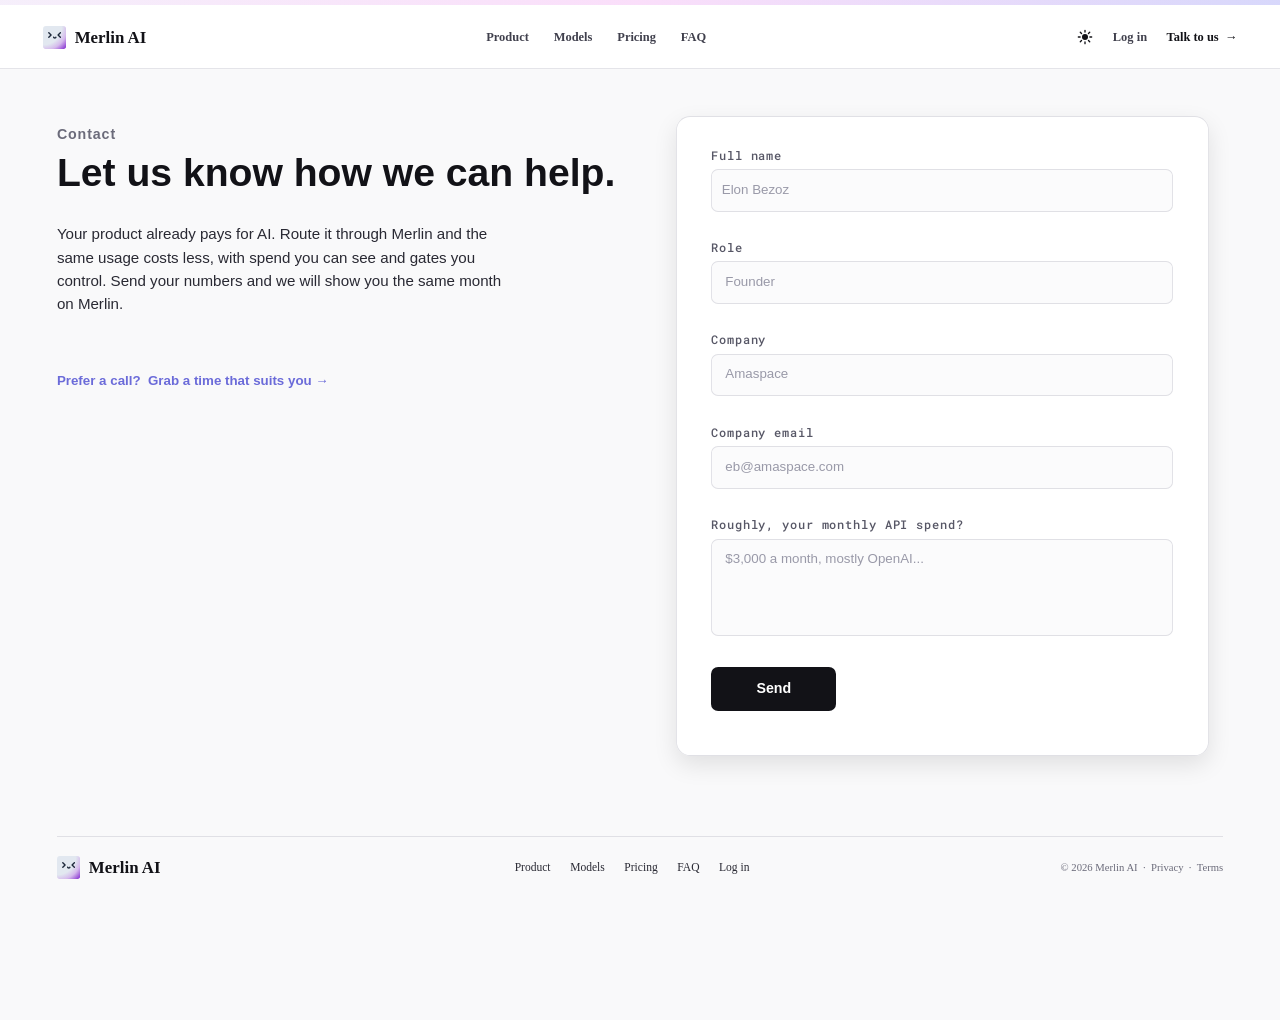
<file: contact.html>
<!doctype html>
<html lang="en" data-theme="light"><head><meta charset="utf-8"><meta name="viewport" content="width=1440">
<title>Merlin AI · Talk to us</title>
<link rel="preconnect" href="https://fonts.gstatic.com" crossorigin>
<link href="https://fonts.googleapis.com/css2?family=Google+Sans+Flex:wght@400;500;600&family=Roboto+Mono:wght@500&display=swap" rel="stylesheet">
<link rel="stylesheet" href="site.css"></head>
<body class="contact"><div class="page"><header class="hdr"><div class="strip"><div class="strip-fill"></div></div><nav class="nav">
<a class="logo" href="index.html"><span class="mark"><svg width="26" height="26" viewBox="0 0 26 26" fill="none" xmlns="http://www.w3.org/2000/svg"><path d="M22.88 0H3.12C1.39687 0 0 1.39687 0 3.12V22.88C0 24.6031 1.39687 26 3.12 26H22.88C24.6031 26 26 24.6031 26 22.88V3.12C26 1.39687 24.6031 0 22.88 0Z" fill="url(#mg)"/><path fill-rule="evenodd" clip-rule="evenodd" d="M5.95406 6.9189C6.25869 6.61427 6.75251 6.61427 7.05714 6.9189L9.65714 9.51891C9.96171 9.82348 9.96171 10.3174 9.65714 10.622L7.05714 13.2219C6.75251 13.5266 6.25869 13.5266 5.95406 13.2219C5.64943 12.9173 5.64943 12.4235 5.95406 12.1189L8.00249 10.0704L5.95406 8.02199C5.64943 7.71735 5.64943 7.22348 5.95406 6.9189ZM20.1091 6.9189C20.4137 7.22348 20.4137 7.71735 20.1091 8.02199L18.0607 10.0704L20.1091 12.1189C20.4137 12.4235 20.4137 12.9173 20.1091 13.2219C19.8045 13.5266 19.3107 13.5266 19.0061 13.2219L16.4061 10.622C16.1014 10.3174 16.1014 9.82348 16.4061 9.51891L19.0061 6.9189C19.3107 6.61427 19.8045 6.61427 20.1091 6.9189ZM11.7329 11.9259C12.1442 11.7974 12.5816 12.0265 12.7102 12.4378C12.7393 12.5315 12.8093 12.6048 12.9744 12.6635C13.0545 12.692 13.1354 12.7077 13.1981 12.7158C13.2276 12.7195 13.2501 12.7212 13.2631 12.722C13.2729 12.7213 13.289 12.7198 13.31 12.7169C13.3614 12.7097 13.4323 12.6952 13.5071 12.6674C13.6533 12.613 13.7779 12.5247 13.851 12.3578C14.0237 11.9631 14.4835 11.7832 14.8782 11.9558C15.2729 12.1285 15.4528 12.5884 15.2802 12.983C14.9893 13.6481 14.4639 13.9758 14.0511 14.1294C13.8464 14.2057 13.6606 14.2431 13.525 14.2619C13.4564 14.2715 13.3985 14.2766 13.3546 14.2793C13.3326 14.2807 13.3139 14.2815 13.299 14.2819C13.2915 14.2821 13.2849 14.2822 13.2794 14.2823L13.2718 14.2824H13.2685H13.2663C13.2659 14.2824 13.2656 14.2824 13.2656 13.5024C13.2656 14.2824 13.2653 14.2824 13.265 14.2824H13.263H13.2599L13.2526 14.2823C13.2472 14.2822 13.2407 14.2821 13.2333 14.2819C13.2183 14.2816 13.1993 14.2809 13.1767 14.2796C13.1317 14.277 13.0713 14.2722 13 14.2631C12.8596 14.2451 12.6642 14.2089 12.4518 14.1334C12.0319 13.984 11.4518 13.6414 11.221 12.9031C11.0926 12.4919 11.3218 12.0544 11.7329 11.9259Z" fill="#1E293B"/><defs><radialGradient id="mg" cx="0" cy="0" r="1" gradientUnits="userSpaceOnUse" gradientTransform="rotate(45) scale(36.7696)"><stop offset="0.576042" stop-color="#E2E8F0"/><stop offset="0.753125" stop-color="#D5BAEC"/><stop offset="1" stop-color="#7E22CE"/></radialGradient></defs></svg></span><span class="word">Merlin AI</span></a>
<div class="links"><a href="index.html#product">Product</a><a href="models.html">Models</a><a href="index.html#pricing">Pricing</a><a href="index.html#faq">FAQ</a></div>
<div class="right"><button class="theme" type="button" aria-label="Toggle dark mode" title="Light / dark"><svg width="18" height="18" viewBox="0 0 18 18" fill="none" xmlns="http://www.w3.org/2000/svg"><circle cx="9" cy="9" r="3.4" fill="currentColor"/><path d="M9 1.5V3.5M9 14.5V16.5M1.5 9H3.5M14.5 9H16.5M3.7 3.7L5.1 5.1M12.9 12.9L14.3 14.3M3.7 14.3L5.1 12.9M12.9 5.1L14.3 3.7" stroke="currentColor" stroke-width="1.5" stroke-linecap="round"/></svg></button><a href="login.html">Log in</a><a class="talk" href="contact.html">Talk to us  →</a></div>
</nav></header><main><section class="sec" id="s-A8" style="height:862px"><div class="t" style="left:64px;top:64px;white-space:pre;text-align:left;font:600 16px/normal 'Google Sans Flex',sans-serif;letter-spacing:1px;--fg:#6b6b7a;--dfg:#8f8fa1;">Contact</div><div class="t" style="left:64px;top:92px;white-space:pre;text-align:left;font:600 44px/normal 'Google Sans Flex',sans-serif;--fg:#121217;--dfg:#f5f5f7;">Let us know how we can help.</div><div class="t" style="left:64px;top:172px;width:520px;white-space:pre-wrap;text-align:left;font:400 17px/155% 'Google Sans Flex',sans-serif;--fg:#292933;--dfg:#c7c7d4;">Your product already pays for AI. Route it through Merlin and the same usage costs less, with spend you can see and gates you control. Send your numbers and we will show you the same month on Merlin.</div><a class="tl" href="https://calendly.com/suryansh-foyer/30min"><div class="t" style="left:64px;top:342px;white-space:pre;text-align:left;font:600 15px/normal 'Google Sans Flex',sans-serif;--fg:#6b6bd9;--dfg:#a99eff;">Prefer a call?  Grab a time that suits you →</div></a><div class="n" style="left:760px;top:52px;width:600px;height:720px;border-radius:16px;--bg:#ffffff;--dbg:#1a1a20;--bd:inset 0 0 0 1px #e0e0e5;--dbd:inset 0 0 0 1px #2a2a33;--sh:0px 10px 26px 0px rgba(0,0,0,0.1);--dsh:0px 10px 26px 0px rgba(0,0,0,0.45);overflow:hidden"><div class="t" style="left:40px;top:36px;white-space:pre;text-align:left;font:500 13px/normal 'Roboto Mono',monospace;letter-spacing:1px;--fg:#575766;--dfg:#a3a3b3;">Full name</div><div class="n" style="left:40px;top:60px;width:520px;height:48px;border-radius:8px;--bg:#fbfbfc;--dbg:#1a1a20;--bd:inset 0 0 0 1px #e0e0e5;--dbd:inset 0 0 0 1px #2a2a33;overflow:hidden"><div class="t" style="left:12px;top:15px;white-space:pre;text-align:left;font:400 15px/normal 'Google Sans Flex',sans-serif;--fg:#9999a8;--dfg:#6f6f80;">Elon Bezoz</div></div><div class="t" style="left:40px;top:140px;white-space:pre;text-align:left;font:500 13px/normal 'Roboto Mono',monospace;letter-spacing:1px;--fg:#575766;--dfg:#a3a3b3;">Role</div><div class="n" style="left:40px;top:164px;width:520px;height:48px;border-radius:8px;--bg:#fbfbfc;--dbg:#1a1a20;--bd:inset 0 0 0 1px #e0e0e5;--dbd:inset 0 0 0 1px #2a2a33;overflow:hidden"><div class="t" style="left:16px;top:14px;white-space:pre;text-align:left;font:400 15px/normal 'Google Sans Flex',sans-serif;--fg:#9999a8;--dfg:#6f6f80;">Founder</div></div><div class="t" style="left:40px;top:244px;white-space:pre;text-align:left;font:500 13px/normal 'Roboto Mono',monospace;letter-spacing:1px;--fg:#575766;--dfg:#a3a3b3;">Company</div><div class="n" style="left:40px;top:268px;width:520px;height:48px;border-radius:8px;--bg:#fbfbfc;--dbg:#1a1a20;--bd:inset 0 0 0 1px #e0e0e5;--dbd:inset 0 0 0 1px #2a2a33;overflow:hidden"><div class="t" style="left:16px;top:14px;white-space:pre;text-align:left;font:400 15px/normal 'Google Sans Flex',sans-serif;--fg:#9999a8;--dfg:#6f6f80;">Amaspace</div></div><div class="t" style="left:40px;top:348px;white-space:pre;text-align:left;font:500 13px/normal 'Roboto Mono',monospace;letter-spacing:1px;--fg:#575766;--dfg:#a3a3b3;">Company email</div><div class="n" style="left:40px;top:372px;width:520px;height:48px;border-radius:8px;--bg:#fbfbfc;--dbg:#1a1a20;--bd:inset 0 0 0 1px #e0e0e5;--dbd:inset 0 0 0 1px #2a2a33;overflow:hidden"><div class="t" style="left:16px;top:14px;white-space:pre;text-align:left;font:400 15px/normal 'Google Sans Flex',sans-serif;--fg:#9999a8;--dfg:#6f6f80;">eb@amaspace.com</div></div><div class="t" style="left:40px;top:452px;white-space:pre;text-align:left;font:500 13px/normal 'Roboto Mono',monospace;letter-spacing:1px;--fg:#575766;--dfg:#a3a3b3;">Roughly, your monthly API spend?</div><div class="n" style="left:40px;top:476px;width:520px;height:110px;border-radius:8px;--bg:#fbfbfc;--dbg:#1a1a20;--bd:inset 0 0 0 1px #e0e0e5;--dbd:inset 0 0 0 1px #2a2a33;overflow:hidden"><div class="t" style="left:16px;top:14px;white-space:pre;text-align:left;font:400 15px/normal 'Google Sans Flex',sans-serif;--fg:#9999a8;--dfg:#6f6f80;">$3,000 a month, mostly OpenAI...</div></div><div class="n" style="left:40px;top:620px;width:140px;height:50px;border-radius:8px;--bg:#121217;--dbg:#f5f5f7;overflow:hidden"><div class="t" style="left:51px;top:15px;white-space:pre;text-align:left;font:600 16px/normal 'Google Sans Flex',sans-serif;--fg:#ffffff;--dfg:#0e0e12;">Send</div></div></div></section></main><footer class="ftr"><div class="hair"></div>
<a class="logo" href="index.html"><span class="mark"><svg width="26" height="26" viewBox="0 0 26 26" fill="none" xmlns="http://www.w3.org/2000/svg"><path d="M22.88 0H3.12C1.39687 0 0 1.39687 0 3.12V22.88C0 24.6031 1.39687 26 3.12 26H22.88C24.6031 26 26 24.6031 26 22.88V3.12C26 1.39687 24.6031 0 22.88 0Z" fill="url(#mg)"/><path fill-rule="evenodd" clip-rule="evenodd" d="M5.95406 6.9189C6.25869 6.61427 6.75251 6.61427 7.05714 6.9189L9.65714 9.51891C9.96171 9.82348 9.96171 10.3174 9.65714 10.622L7.05714 13.2219C6.75251 13.5266 6.25869 13.5266 5.95406 13.2219C5.64943 12.9173 5.64943 12.4235 5.95406 12.1189L8.00249 10.0704L5.95406 8.02199C5.64943 7.71735 5.64943 7.22348 5.95406 6.9189ZM20.1091 6.9189C20.4137 7.22348 20.4137 7.71735 20.1091 8.02199L18.0607 10.0704L20.1091 12.1189C20.4137 12.4235 20.4137 12.9173 20.1091 13.2219C19.8045 13.5266 19.3107 13.5266 19.0061 13.2219L16.4061 10.622C16.1014 10.3174 16.1014 9.82348 16.4061 9.51891L19.0061 6.9189C19.3107 6.61427 19.8045 6.61427 20.1091 6.9189ZM11.7329 11.9259C12.1442 11.7974 12.5816 12.0265 12.7102 12.4378C12.7393 12.5315 12.8093 12.6048 12.9744 12.6635C13.0545 12.692 13.1354 12.7077 13.1981 12.7158C13.2276 12.7195 13.2501 12.7212 13.2631 12.722C13.2729 12.7213 13.289 12.7198 13.31 12.7169C13.3614 12.7097 13.4323 12.6952 13.5071 12.6674C13.6533 12.613 13.7779 12.5247 13.851 12.3578C14.0237 11.9631 14.4835 11.7832 14.8782 11.9558C15.2729 12.1285 15.4528 12.5884 15.2802 12.983C14.9893 13.6481 14.4639 13.9758 14.0511 14.1294C13.8464 14.2057 13.6606 14.2431 13.525 14.2619C13.4564 14.2715 13.3985 14.2766 13.3546 14.2793C13.3326 14.2807 13.3139 14.2815 13.299 14.2819C13.2915 14.2821 13.2849 14.2822 13.2794 14.2823L13.2718 14.2824H13.2685H13.2663C13.2659 14.2824 13.2656 14.2824 13.2656 13.5024C13.2656 14.2824 13.2653 14.2824 13.265 14.2824H13.263H13.2599L13.2526 14.2823C13.2472 14.2822 13.2407 14.2821 13.2333 14.2819C13.2183 14.2816 13.1993 14.2809 13.1767 14.2796C13.1317 14.277 13.0713 14.2722 13 14.2631C12.8596 14.2451 12.6642 14.2089 12.4518 14.1334C12.0319 13.984 11.4518 13.6414 11.221 12.9031C11.0926 12.4919 11.3218 12.0544 11.7329 11.9259Z" fill="#1E293B"/><defs><radialGradient id="mg" cx="0" cy="0" r="1" gradientUnits="userSpaceOnUse" gradientTransform="rotate(45) scale(36.7696)"><stop offset="0.576042" stop-color="#E2E8F0"/><stop offset="0.753125" stop-color="#D5BAEC"/><stop offset="1" stop-color="#7E22CE"/></radialGradient></defs></svg></span><span class="word">Merlin AI</span></a>
<div class="flinks"><a href="index.html#product">Product</a><a href="models.html">Models</a><a href="index.html#pricing">Pricing</a><a href="index.html#faq">FAQ</a><a href="login.html">Log in</a></div>
<div class="copy">© 2026 Merlin AI  ·  Privacy  ·  Terms</div></footer></div><script src="site.js"></script></body></html>
</file>
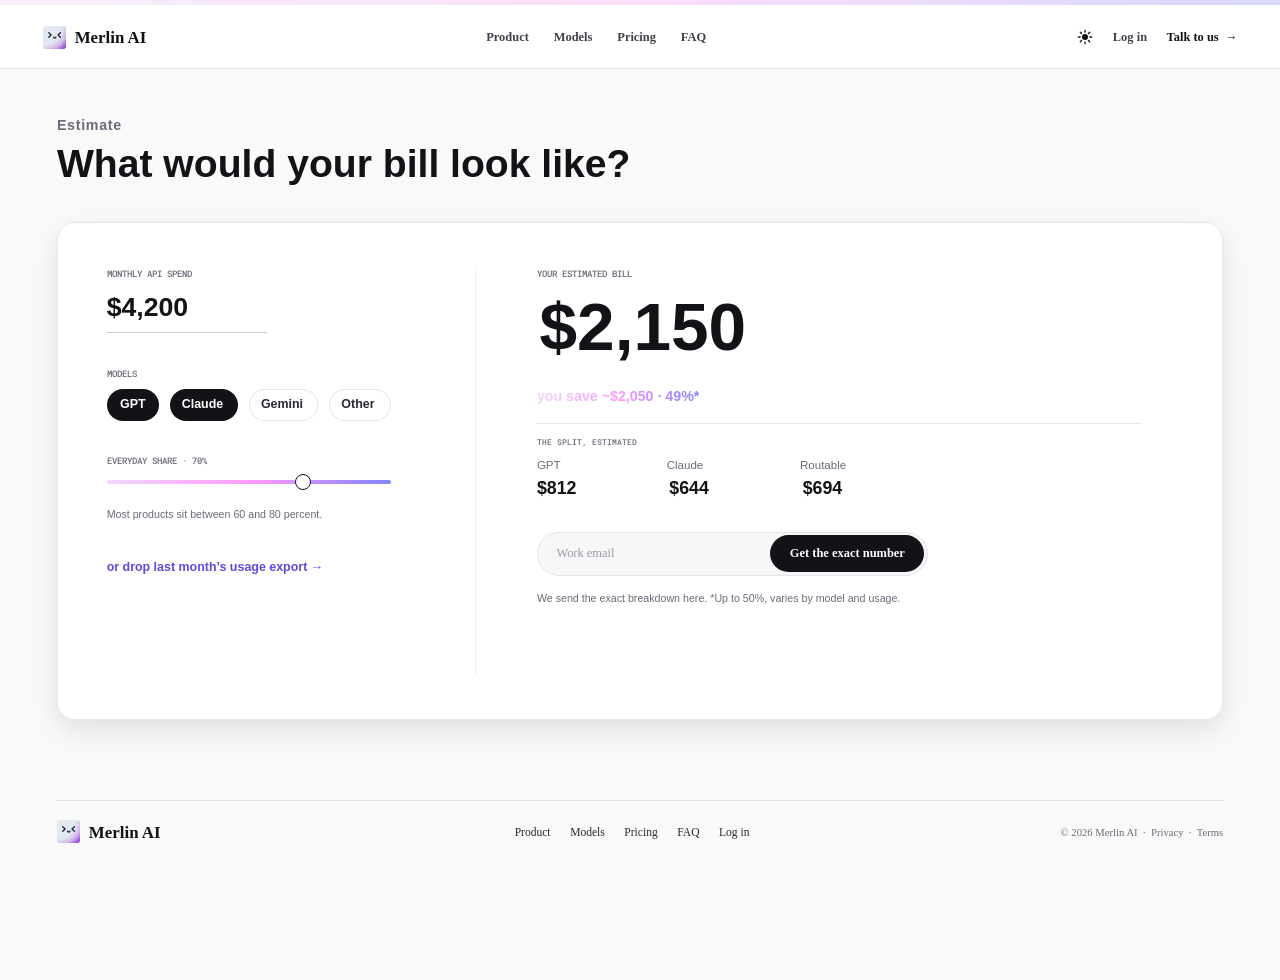
<file: estimate.html>
<!doctype html>
<html lang="en" data-theme="light"><head><meta charset="utf-8"><meta name="viewport" content="width=1440">
<title>Merlin AI · Estimate your bill</title>
<link rel="preconnect" href="https://fonts.gstatic.com" crossorigin>
<link href="https://fonts.googleapis.com/css2?family=Google+Sans+Flex:wght@400;500;600&family=Roboto+Mono:wght@500&display=swap" rel="stylesheet">
<link rel="stylesheet" href="site.css"></head>
<body class="estimate"><div class="page"><header class="hdr"><div class="strip"><div class="strip-fill"></div></div><nav class="nav">
<a class="logo" href="index.html"><span class="mark"><svg width="26" height="26" viewBox="0 0 26 26" fill="none" xmlns="http://www.w3.org/2000/svg"><path d="M22.88 0H3.12C1.39687 0 0 1.39687 0 3.12V22.88C0 24.6031 1.39687 26 3.12 26H22.88C24.6031 26 26 24.6031 26 22.88V3.12C26 1.39687 24.6031 0 22.88 0Z" fill="url(#mg)"/><path fill-rule="evenodd" clip-rule="evenodd" d="M5.95406 6.9189C6.25869 6.61427 6.75251 6.61427 7.05714 6.9189L9.65714 9.51891C9.96171 9.82348 9.96171 10.3174 9.65714 10.622L7.05714 13.2219C6.75251 13.5266 6.25869 13.5266 5.95406 13.2219C5.64943 12.9173 5.64943 12.4235 5.95406 12.1189L8.00249 10.0704L5.95406 8.02199C5.64943 7.71735 5.64943 7.22348 5.95406 6.9189ZM20.1091 6.9189C20.4137 7.22348 20.4137 7.71735 20.1091 8.02199L18.0607 10.0704L20.1091 12.1189C20.4137 12.4235 20.4137 12.9173 20.1091 13.2219C19.8045 13.5266 19.3107 13.5266 19.0061 13.2219L16.4061 10.622C16.1014 10.3174 16.1014 9.82348 16.4061 9.51891L19.0061 6.9189C19.3107 6.61427 19.8045 6.61427 20.1091 6.9189ZM11.7329 11.9259C12.1442 11.7974 12.5816 12.0265 12.7102 12.4378C12.7393 12.5315 12.8093 12.6048 12.9744 12.6635C13.0545 12.692 13.1354 12.7077 13.1981 12.7158C13.2276 12.7195 13.2501 12.7212 13.2631 12.722C13.2729 12.7213 13.289 12.7198 13.31 12.7169C13.3614 12.7097 13.4323 12.6952 13.5071 12.6674C13.6533 12.613 13.7779 12.5247 13.851 12.3578C14.0237 11.9631 14.4835 11.7832 14.8782 11.9558C15.2729 12.1285 15.4528 12.5884 15.2802 12.983C14.9893 13.6481 14.4639 13.9758 14.0511 14.1294C13.8464 14.2057 13.6606 14.2431 13.525 14.2619C13.4564 14.2715 13.3985 14.2766 13.3546 14.2793C13.3326 14.2807 13.3139 14.2815 13.299 14.2819C13.2915 14.2821 13.2849 14.2822 13.2794 14.2823L13.2718 14.2824H13.2685H13.2663C13.2659 14.2824 13.2656 14.2824 13.2656 13.5024C13.2656 14.2824 13.2653 14.2824 13.265 14.2824H13.263H13.2599L13.2526 14.2823C13.2472 14.2822 13.2407 14.2821 13.2333 14.2819C13.2183 14.2816 13.1993 14.2809 13.1767 14.2796C13.1317 14.277 13.0713 14.2722 13 14.2631C12.8596 14.2451 12.6642 14.2089 12.4518 14.1334C12.0319 13.984 11.4518 13.6414 11.221 12.9031C11.0926 12.4919 11.3218 12.0544 11.7329 11.9259Z" fill="#1E293B"/><defs><radialGradient id="mg" cx="0" cy="0" r="1" gradientUnits="userSpaceOnUse" gradientTransform="rotate(45) scale(36.7696)"><stop offset="0.576042" stop-color="#E2E8F0"/><stop offset="0.753125" stop-color="#D5BAEC"/><stop offset="1" stop-color="#7E22CE"/></radialGradient></defs></svg></span><span class="word">Merlin AI</span></a>
<div class="links"><a href="index.html#product">Product</a><a href="models.html">Models</a><a href="index.html#pricing">Pricing</a><a href="index.html#faq">FAQ</a></div>
<div class="right"><button class="theme" type="button" aria-label="Toggle dark mode" title="Light / dark"><svg width="18" height="18" viewBox="0 0 18 18" fill="none" xmlns="http://www.w3.org/2000/svg"><circle cx="9" cy="9" r="3.4" fill="currentColor"/><path d="M9 1.5V3.5M9 14.5V16.5M1.5 9H3.5M14.5 9H16.5M3.7 3.7L5.1 5.1M12.9 12.9L14.3 14.3M3.7 14.3L5.1 12.9M12.9 5.1L14.3 3.7" stroke="currentColor" stroke-width="1.5" stroke-linecap="round"/></svg></button><a href="login.html">Log in</a><a class="talk" href="contact.html">Talk to us  →</a></div>
</nav></header><main><section class="sec" id="s-A9" style="height:822px"><div class="t" style="left:64px;top:54px;white-space:pre;text-align:left;font:600 16px/normal 'Google Sans Flex',sans-serif;letter-spacing:0.8px;--fg:#6b6b7a;--dfg:#8f8fa1;">Estimate</div><div class="t" style="left:64px;top:82px;white-space:pre;text-align:left;font:600 44px/normal 'Google Sans Flex',sans-serif;--fg:#121217;--dfg:#f5f5f7;">What would your bill look like?</div><div class="n" style="left:64px;top:172px;width:1312px;height:560px;border-radius:20px;--bg:#ffffff;--dbg:#1a1a20;--bd:inset 0 0 0 1px #e5e5eb;--dbd:inset 0 0 0 1px #2a2a33;--sh:0px 12px 30px 0px rgba(18,18,23,0.1);--dsh:0px 12px 30px 0px rgba(0,0,0,0.45);overflow:hidden"><div class="t" style="left:56px;top:52px;white-space:pre;text-align:left;font:500 10px/normal 'Roboto Mono',monospace;--fg:#6b6b7a;--dfg:#8f8fa1;">MONTHLY API SPEND</div><div class="t" style="left:56px;top:78px;white-space:pre;text-align:left;font:600 30px/normal 'Google Sans Flex',sans-serif;--fg:#121217;--dfg:#f5f5f7;" id="calc-spend" contenteditable="true" spellcheck="false">$4,200</div><div class="n" style="left:56px;top:124px;width:180px;height:1px;--bg:#ccccd6;--dbg:#3a3a48"></div><div class="t" style="left:56px;top:164px;white-space:pre;text-align:left;font:500 10px/normal 'Roboto Mono',monospace;--fg:#6b6b7a;--dfg:#8f8fa1;">MODELS</div><div class="n" style="left:56px;top:188px;width:59px;height:36px;border-radius:18px;--bg:#121217;--dbg:#f5f5f7;overflow:hidden"><div class="t" style="left:15px;top:9px;white-space:pre;text-align:left;font:600 14px/normal 'Google Sans Flex',sans-serif;--fg:#ffffff;--dfg:#0e0e12;">GPT</div></div><div class="n" style="left:127px;top:188px;width:77px;height:36px;border-radius:18px;--bg:#121217;--dbg:#f5f5f7;overflow:hidden"><div class="t" style="left:13.5px;top:9px;white-space:pre;text-align:left;font:600 14px/normal 'Google Sans Flex',sans-serif;--fg:#ffffff;--dfg:#0e0e12;">Claude</div></div><div class="n" style="left:216px;top:188px;width:78px;height:36px;border-radius:18px;--bg:#ffffff;--dbg:#1a1a20;--bd:inset 0 0 0 1px #e5e5eb;--dbd:inset 0 0 0 1px #2a2a33;overflow:hidden"><div class="t" style="left:13.5px;top:9px;white-space:pre;text-align:left;font:600 14px/normal 'Google Sans Flex',sans-serif;--fg:#292933;--dfg:#c7c7d4;">Gemini</div></div><div class="n" style="left:306px;top:188px;width:70px;height:36px;border-radius:18px;--bg:#ffffff;--dbg:#1a1a20;--bd:inset 0 0 0 1px #e5e5eb;--dbd:inset 0 0 0 1px #2a2a33;overflow:hidden"><div class="t" style="left:14px;top:9px;white-space:pre;text-align:left;font:600 14px/normal 'Google Sans Flex',sans-serif;--fg:#292933;--dfg:#c7c7d4;">Other</div></div><div class="t" style="left:56px;top:262px;white-space:pre;text-align:left;font:500 10px/normal 'Roboto Mono',monospace;--fg:#6b6b7a;--dfg:#8f8fa1;" id="calc-share">EVERYDAY SHARE · 70%</div><div class="n calc-track" style="left:56px;top:290px;width:320px;height:4px;border-radius:2px;--bg:linear-gradient(90deg,#efd6fe 0%,#ff9bfb 50%,#8383ff 100%);--dbg:linear-gradient(90deg,#efd6fe 0%,#ff9bfb 50%,#8383ff 100%)"></div><div class="n calc-knob" style="left:268px;top:283px;width:18px;height:18px;border-radius:50%;--bg:#ffffff;--dbg:#1a1a20;--bd:inset 0 0 0 2px #121217;--dbd:inset 0 0 0 2px #f5f5f7"></div><div class="t" style="left:56px;top:322px;white-space:pre;text-align:left;font:400 12px/normal 'Google Sans Flex',sans-serif;--fg:#6b6b7a;--dfg:#8f8fa1;">Most products sit between 60 and 80 percent.</div><a class="tl" href="contact.html"><div class="t" style="left:56px;top:380px;white-space:pre;text-align:left;font:600 14px/normal 'Google Sans Flex',sans-serif;--fg:#5c4dd9;--dfg:#a99eff;">or drop last month’s usage export →</div></a><div class="n" style="left:470px;top:50px;width:1px;height:460px;--bg:#f0f0f5;--dbg:#2a2a33"></div><div class="t" style="left:540px;top:52px;white-space:pre;text-align:left;font:500 10px/normal 'Roboto Mono',monospace;--fg:#6b6b7a;--dfg:#8f8fa1;">YOUR ESTIMATED BILL</div><div class="t" style="left:543px;top:74px;white-space:pre;text-align:left;font:600 76px/normal 'Google Sans Flex',sans-serif;--fg:#121217;--dfg:#f5f5f7;" id="calc-total">$2,150</div><div class="t gt" style="left:540px;top:186px;white-space:pre;text-align:left;font:600 16px/normal 'Google Sans Flex',sans-serif;--fg:transparent;--gt:linear-gradient(90deg,#efd6fe 0%,#ff9bfb 50%,#8383ff 100%);" id="calc-save">you save ~$2,050 · 49%*</div><div class="n" style="left:540px;top:226px;width:680px;height:1px;--bg:#e5e5eb;--dbg:#2a2a33"></div><div class="t" style="left:540px;top:242px;white-space:pre;text-align:left;font:500 9px/normal 'Roboto Mono',monospace;--fg:#6b6b7a;--dfg:#8f8fa1;">THE SPLIT, ESTIMATED</div><div class="t" style="left:540px;top:266px;white-space:pre;text-align:left;font:400 13px/normal 'Google Sans Flex',sans-serif;--fg:#6b6b7a;--dfg:#8f8fa1;">GPT</div><div class="t" style="left:540px;top:288px;white-space:pre;text-align:left;font:600 20px/normal 'Google Sans Flex',sans-serif;--fg:#121217;--dfg:#f5f5f7;">$812</div><div class="t" style="left:686px;top:266px;white-space:pre;text-align:left;font:400 13px/normal 'Google Sans Flex',sans-serif;--fg:#6b6b7a;--dfg:#8f8fa1;">Claude</div><div class="t" style="left:689px;top:288px;white-space:pre;text-align:left;font:600 20px/normal 'Google Sans Flex',sans-serif;--fg:#121217;--dfg:#f5f5f7;">$644</div><div class="t" style="left:836px;top:266px;white-space:pre;text-align:left;font:400 13px/normal 'Google Sans Flex',sans-serif;--fg:#6b6b7a;--dfg:#8f8fa1;">Routable</div><div class="t" style="left:839px;top:288px;white-space:pre;text-align:left;font:600 20px/normal 'Google Sans Flex',sans-serif;--fg:#121217;--dfg:#f5f5f7;">$694</div><div class="t" style="left:540px;top:416px;white-space:pre;text-align:left;font:400 12px/normal 'Google Sans Flex',sans-serif;--fg:#6b6b7a;--dfg:#8f8fa1;">We send the exact breakdown here. *Up to 50%, varies by model and usage.</div><form class="capture" style="left:540px;top:348px;width:440px;height:50px" novalidate><input type="email" placeholder="Work email" autocomplete="email" aria-label="Work email"><button type="submit">Get the exact number</button></form></div></section></main><footer class="ftr"><div class="hair"></div>
<a class="logo" href="index.html"><span class="mark"><svg width="26" height="26" viewBox="0 0 26 26" fill="none" xmlns="http://www.w3.org/2000/svg"><path d="M22.88 0H3.12C1.39687 0 0 1.39687 0 3.12V22.88C0 24.6031 1.39687 26 3.12 26H22.88C24.6031 26 26 24.6031 26 22.88V3.12C26 1.39687 24.6031 0 22.88 0Z" fill="url(#mg)"/><path fill-rule="evenodd" clip-rule="evenodd" d="M5.95406 6.9189C6.25869 6.61427 6.75251 6.61427 7.05714 6.9189L9.65714 9.51891C9.96171 9.82348 9.96171 10.3174 9.65714 10.622L7.05714 13.2219C6.75251 13.5266 6.25869 13.5266 5.95406 13.2219C5.64943 12.9173 5.64943 12.4235 5.95406 12.1189L8.00249 10.0704L5.95406 8.02199C5.64943 7.71735 5.64943 7.22348 5.95406 6.9189ZM20.1091 6.9189C20.4137 7.22348 20.4137 7.71735 20.1091 8.02199L18.0607 10.0704L20.1091 12.1189C20.4137 12.4235 20.4137 12.9173 20.1091 13.2219C19.8045 13.5266 19.3107 13.5266 19.0061 13.2219L16.4061 10.622C16.1014 10.3174 16.1014 9.82348 16.4061 9.51891L19.0061 6.9189C19.3107 6.61427 19.8045 6.61427 20.1091 6.9189ZM11.7329 11.9259C12.1442 11.7974 12.5816 12.0265 12.7102 12.4378C12.7393 12.5315 12.8093 12.6048 12.9744 12.6635C13.0545 12.692 13.1354 12.7077 13.1981 12.7158C13.2276 12.7195 13.2501 12.7212 13.2631 12.722C13.2729 12.7213 13.289 12.7198 13.31 12.7169C13.3614 12.7097 13.4323 12.6952 13.5071 12.6674C13.6533 12.613 13.7779 12.5247 13.851 12.3578C14.0237 11.9631 14.4835 11.7832 14.8782 11.9558C15.2729 12.1285 15.4528 12.5884 15.2802 12.983C14.9893 13.6481 14.4639 13.9758 14.0511 14.1294C13.8464 14.2057 13.6606 14.2431 13.525 14.2619C13.4564 14.2715 13.3985 14.2766 13.3546 14.2793C13.3326 14.2807 13.3139 14.2815 13.299 14.2819C13.2915 14.2821 13.2849 14.2822 13.2794 14.2823L13.2718 14.2824H13.2685H13.2663C13.2659 14.2824 13.2656 14.2824 13.2656 13.5024C13.2656 14.2824 13.2653 14.2824 13.265 14.2824H13.263H13.2599L13.2526 14.2823C13.2472 14.2822 13.2407 14.2821 13.2333 14.2819C13.2183 14.2816 13.1993 14.2809 13.1767 14.2796C13.1317 14.277 13.0713 14.2722 13 14.2631C12.8596 14.2451 12.6642 14.2089 12.4518 14.1334C12.0319 13.984 11.4518 13.6414 11.221 12.9031C11.0926 12.4919 11.3218 12.0544 11.7329 11.9259Z" fill="#1E293B"/><defs><radialGradient id="mg" cx="0" cy="0" r="1" gradientUnits="userSpaceOnUse" gradientTransform="rotate(45) scale(36.7696)"><stop offset="0.576042" stop-color="#E2E8F0"/><stop offset="0.753125" stop-color="#D5BAEC"/><stop offset="1" stop-color="#7E22CE"/></radialGradient></defs></svg></span><span class="word">Merlin AI</span></a>
<div class="flinks"><a href="index.html#product">Product</a><a href="models.html">Models</a><a href="index.html#pricing">Pricing</a><a href="index.html#faq">FAQ</a><a href="login.html">Log in</a></div>
<div class="copy">© 2026 Merlin AI  ·  Privacy  ·  Terms</div></footer></div><script src="site.js"></script></body></html>
</file>
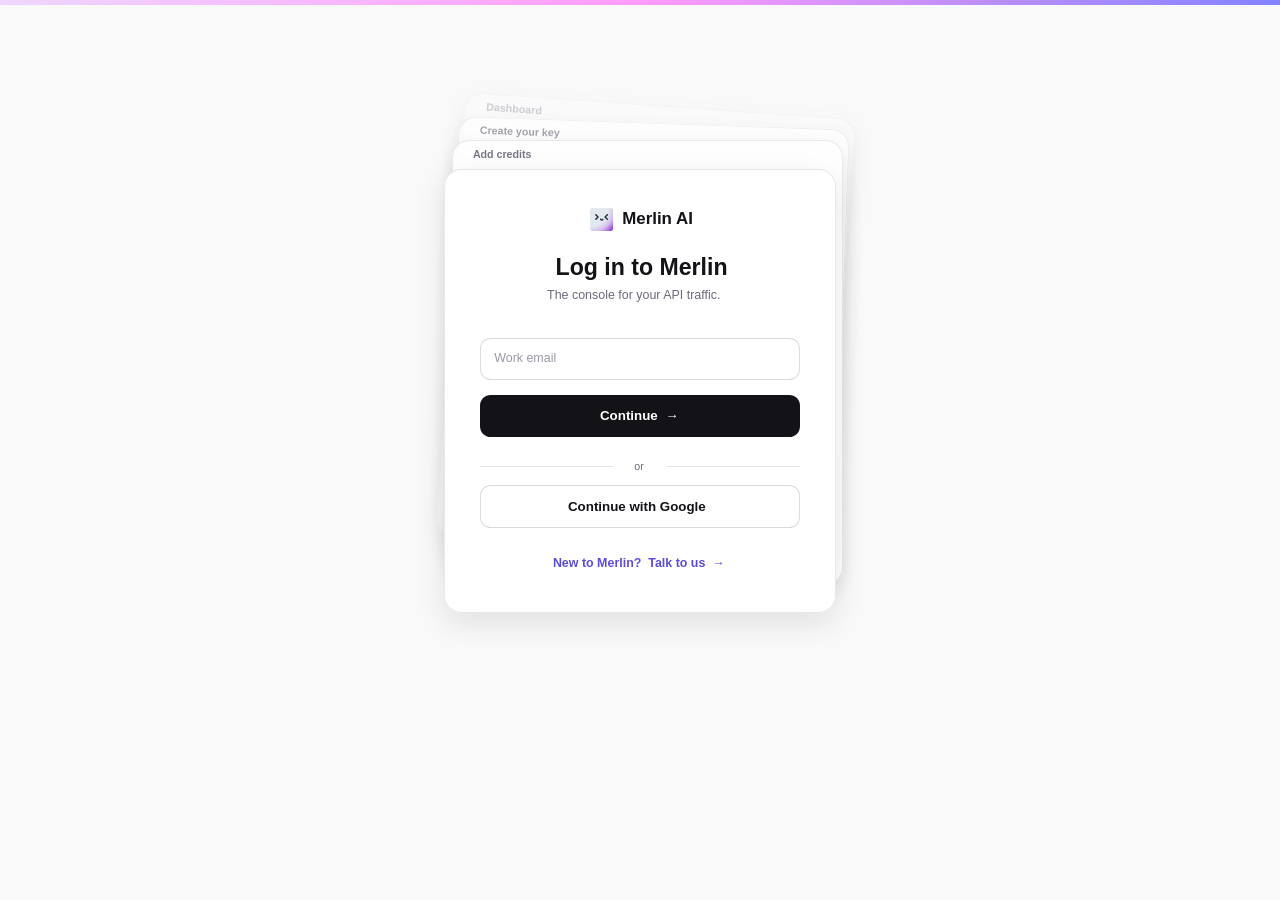
<file: login.html>
<!doctype html>
<html lang="en" data-theme="light"><head><meta charset="utf-8"><meta name="viewport" content="width=1440">
<title>Merlin AI · Log in</title>
<link rel="preconnect" href="https://fonts.gstatic.com" crossorigin>
<link href="https://fonts.googleapis.com/css2?family=Google+Sans+Flex:wght@400;500;600&family=Roboto+Mono:wght@500&display=swap" rel="stylesheet">
<link rel="stylesheet" href="site.css"></head>
<body class="app"><div class="page"><section class="sec app" style="height:900px"><div class="n" style="left:0px;top:0px;width:1440px;height:6px;--bg:linear-gradient(90deg,#efd6fe 0%,#ff9bfb 50%,#8383ff 100%);--dbg:linear-gradient(90deg,#efd6fe 0%,#ff9bfb 50%,#8383ff 100%)"></div><div class="blob blob-login" style="left:18.5px;top:151.5px;width:504px;height:504px"></div><div class="n" style="left:524px;top:104px;width:440px;height:500px;border-radius:20px;--bg:#ffffff;--dbg:#1a1a20;--bd:inset 0 0 0 1px #e5e5eb;--dbd:inset 0 0 0 1px #2a2a33;--sh:0px 8px 20px 0px rgba(18,18,23,0.1);--dsh:0px 8px 20px 0px rgba(0,0,0,0.45);opacity:0.3;transform:rotate(4deg);transform-origin:0 0;overflow:hidden"><div class="t" style="left:24.0196px;top:8.04407px;white-space:pre;text-align:left;font:600 12px/normal 'Google Sans Flex',sans-serif;--fg:#6b6b7a;--dfg:#8f8fa1;">Dashboard</div></div><div class="n" style="left:516px;top:130px;width:440px;height:500px;border-radius:20px;--bg:#ffffff;--dbg:#1a1a20;--bd:inset 0 0 0 1px #e5e5eb;--dbd:inset 0 0 0 1px #2a2a33;--sh:0px 8px 20px 0px rgba(18,18,23,0.1);--dsh:0px 8px 20px 0px rgba(0,0,0,0.45);opacity:0.6;transform:rotate(2deg);transform-origin:0 0;overflow:hidden"><div class="t" style="left:23.9927px;top:7.96752px;white-space:pre;text-align:left;font:600 12px/normal 'Google Sans Flex',sans-serif;--fg:#6b6b7a;--dfg:#8f8fa1;">Create your key</div></div><div class="n" style="left:508px;top:158px;width:440px;height:500px;border-radius:20px;--bg:#ffffff;--dbg:#1a1a20;--bd:inset 0 0 0 1px #e5e5eb;--dbd:inset 0 0 0 1px #2a2a33;--sh:0px 8px 20px 0px rgba(18,18,23,0.1);--dsh:0px 8px 20px 0px rgba(0,0,0,0.45);opacity:0.9;overflow:hidden"><div class="t" style="left:24px;top:8px;white-space:pre;text-align:left;font:600 12px/normal 'Google Sans Flex',sans-serif;--fg:#6b6b7a;--dfg:#8f8fa1;">Add credits</div></div><div class="n" style="left:500px;top:190px;width:440px;height:500px;border-radius:20px;--bg:#ffffff;--dbg:#1a1a20;--bd:inset 0 0 0 1px #e5e5eb;--dbd:inset 0 0 0 1px #2a2a33;--sh:0px 12px 32px 0px rgba(18,18,23,0.1);--dsh:0px 12px 32px 0px rgba(0,0,0,0.45);overflow:hidden"><div class="n" style="left:164px;top:44px;width:117px;height:26px;overflow:hidden"><div class="svg" style="left:0px;top:0px;width:26px;height:26px;--fg:#121217;--dfg:#f5f5f7"><svg width="26" height="26" viewBox="0 0 26 26" fill="none" xmlns="http://www.w3.org/2000/svg"><path d="M22.88 0H3.12C1.39687 0 0 1.39687 0 3.12V22.88C0 24.6031 1.39687 26 3.12 26H22.88C24.6031 26 26 24.6031 26 22.88V3.12C26 1.39687 24.6031 0 22.88 0Z" fill="url(#mg)"/><path fill-rule="evenodd" clip-rule="evenodd" d="M5.95406 6.9189C6.25869 6.61427 6.75251 6.61427 7.05714 6.9189L9.65714 9.51891C9.96171 9.82348 9.96171 10.3174 9.65714 10.622L7.05714 13.2219C6.75251 13.5266 6.25869 13.5266 5.95406 13.2219C5.64943 12.9173 5.64943 12.4235 5.95406 12.1189L8.00249 10.0704L5.95406 8.02199C5.64943 7.71735 5.64943 7.22348 5.95406 6.9189ZM20.1091 6.9189C20.4137 7.22348 20.4137 7.71735 20.1091 8.02199L18.0607 10.0704L20.1091 12.1189C20.4137 12.4235 20.4137 12.9173 20.1091 13.2219C19.8045 13.5266 19.3107 13.5266 19.0061 13.2219L16.4061 10.622C16.1014 10.3174 16.1014 9.82348 16.4061 9.51891L19.0061 6.9189C19.3107 6.61427 19.8045 6.61427 20.1091 6.9189ZM11.7329 11.9259C12.1442 11.7974 12.5816 12.0265 12.7102 12.4378C12.7393 12.5315 12.8093 12.6048 12.9744 12.6635C13.0545 12.692 13.1354 12.7077 13.1981 12.7158C13.2276 12.7195 13.2501 12.7212 13.2631 12.722C13.2729 12.7213 13.289 12.7198 13.31 12.7169C13.3614 12.7097 13.4323 12.6952 13.5071 12.6674C13.6533 12.613 13.7779 12.5247 13.851 12.3578C14.0237 11.9631 14.4835 11.7832 14.8782 11.9558C15.2729 12.1285 15.4528 12.5884 15.2802 12.983C14.9893 13.6481 14.4639 13.9758 14.0511 14.1294C13.8464 14.2057 13.6606 14.2431 13.525 14.2619C13.4564 14.2715 13.3985 14.2766 13.3546 14.2793C13.3326 14.2807 13.3139 14.2815 13.299 14.2819C13.2915 14.2821 13.2849 14.2822 13.2794 14.2823L13.2718 14.2824H13.2685H13.2663C13.2659 14.2824 13.2656 14.2824 13.2656 13.5024C13.2656 14.2824 13.2653 14.2824 13.265 14.2824H13.263H13.2599L13.2526 14.2823C13.2472 14.2822 13.2407 14.2821 13.2333 14.2819C13.2183 14.2816 13.1993 14.2809 13.1767 14.2796C13.1317 14.277 13.0713 14.2722 13 14.2631C12.8596 14.2451 12.6642 14.2089 12.4518 14.1334C12.0319 13.984 11.4518 13.6414 11.221 12.9031C11.0926 12.4919 11.3218 12.0544 11.7329 11.9259Z" fill="#1E293B"/><defs><radialGradient id="mg" cx="0" cy="0" r="1" gradientUnits="userSpaceOnUse" gradientTransform="rotate(45) scale(36.7696)"><stop offset="0.576042" stop-color="#E2E8F0"/><stop offset="0.753125" stop-color="#D5BAEC"/><stop offset="1" stop-color="#7E22CE"/></radialGradient></defs></svg></div><div class="t" style="left:36px;top:1px;white-space:pre;text-align:left;font:600 19px/normal 'Google Sans Flex',sans-serif;--fg:#121217;--dfg:#f5f5f7;">Merlin AI</div></div><div class="t" style="left:125px;top:96px;white-space:pre;text-align:left;font:600 26px/normal 'Google Sans Flex',sans-serif;--fg:#121217;--dfg:#f5f5f7;">Log in to Merlin</div><div class="t" style="left:115.5px;top:134px;white-space:pre;text-align:left;font:400 14px/normal 'Google Sans Flex',sans-serif;--fg:#6b6b7a;--dfg:#8f8fa1;">The console for your API traffic.</div><div class="n" style="left:40px;top:190px;width:360px;height:48px;border-radius:12px;--bg:#ffffff;--dbg:#1a1a20;--bd:inset 0 0 0 1px #d9d9e0;--dbd:inset 0 0 0 1px #3a3a48;overflow:hidden"><div class="t" style="left:16px;top:15px;white-space:pre;text-align:left;font:400 14px/normal 'Google Sans Flex',sans-serif;--fg:#9999a6;--dfg:#6f6f80;">Work email</div></div><div class="n" style="left:40px;top:254px;width:360px;height:48px;border-radius:12px;--bg:#121217;--dbg:#f5f5f7;overflow:hidden"><div class="t" style="left:135px;top:15px;white-space:pre;text-align:left;font:600 15px/normal 'Google Sans Flex',sans-serif;--fg:#ffffff;--dfg:#0e0e12;">Continue  →</div></div><div class="n" style="left:40px;top:334px;width:150px;height:1px;--bg:#e0e0e5;--dbg:#2a2a33"></div><div class="n" style="left:250px;top:334px;width:150px;height:1px;--bg:#e0e0e5;--dbg:#2a2a33"></div><div class="t" style="left:213.5px;top:327px;white-space:pre;text-align:left;font:400 12px/normal 'Google Sans Flex',sans-serif;--fg:#6b6b7a;--dfg:#8f8fa1;">or</div><div class="n" style="left:40px;top:356px;width:360px;height:48px;border-radius:12px;--bg:#ffffff;--dbg:#1a1a20;--bd:inset 0 0 0 1px #d9d9e0;--dbd:inset 0 0 0 1px #3a3a48;overflow:hidden"><div class="t" style="left:99px;top:15px;white-space:pre;text-align:left;font:600 15px/normal 'Google Sans Flex',sans-serif;--fg:#121217;--dfg:#f5f5f7;">Continue with Google</div></div><a class="tl" href="contact.html"><div class="t" style="left:122px;top:436px;white-space:pre;text-align:left;font:600 14px/normal 'Google Sans Flex',sans-serif;--fg:#5c4dd9;--dfg:#a99eff;">New to Merlin?  Talk to us  →</div></a></div></section></div><script src="site.js"></script></body></html>
</file>
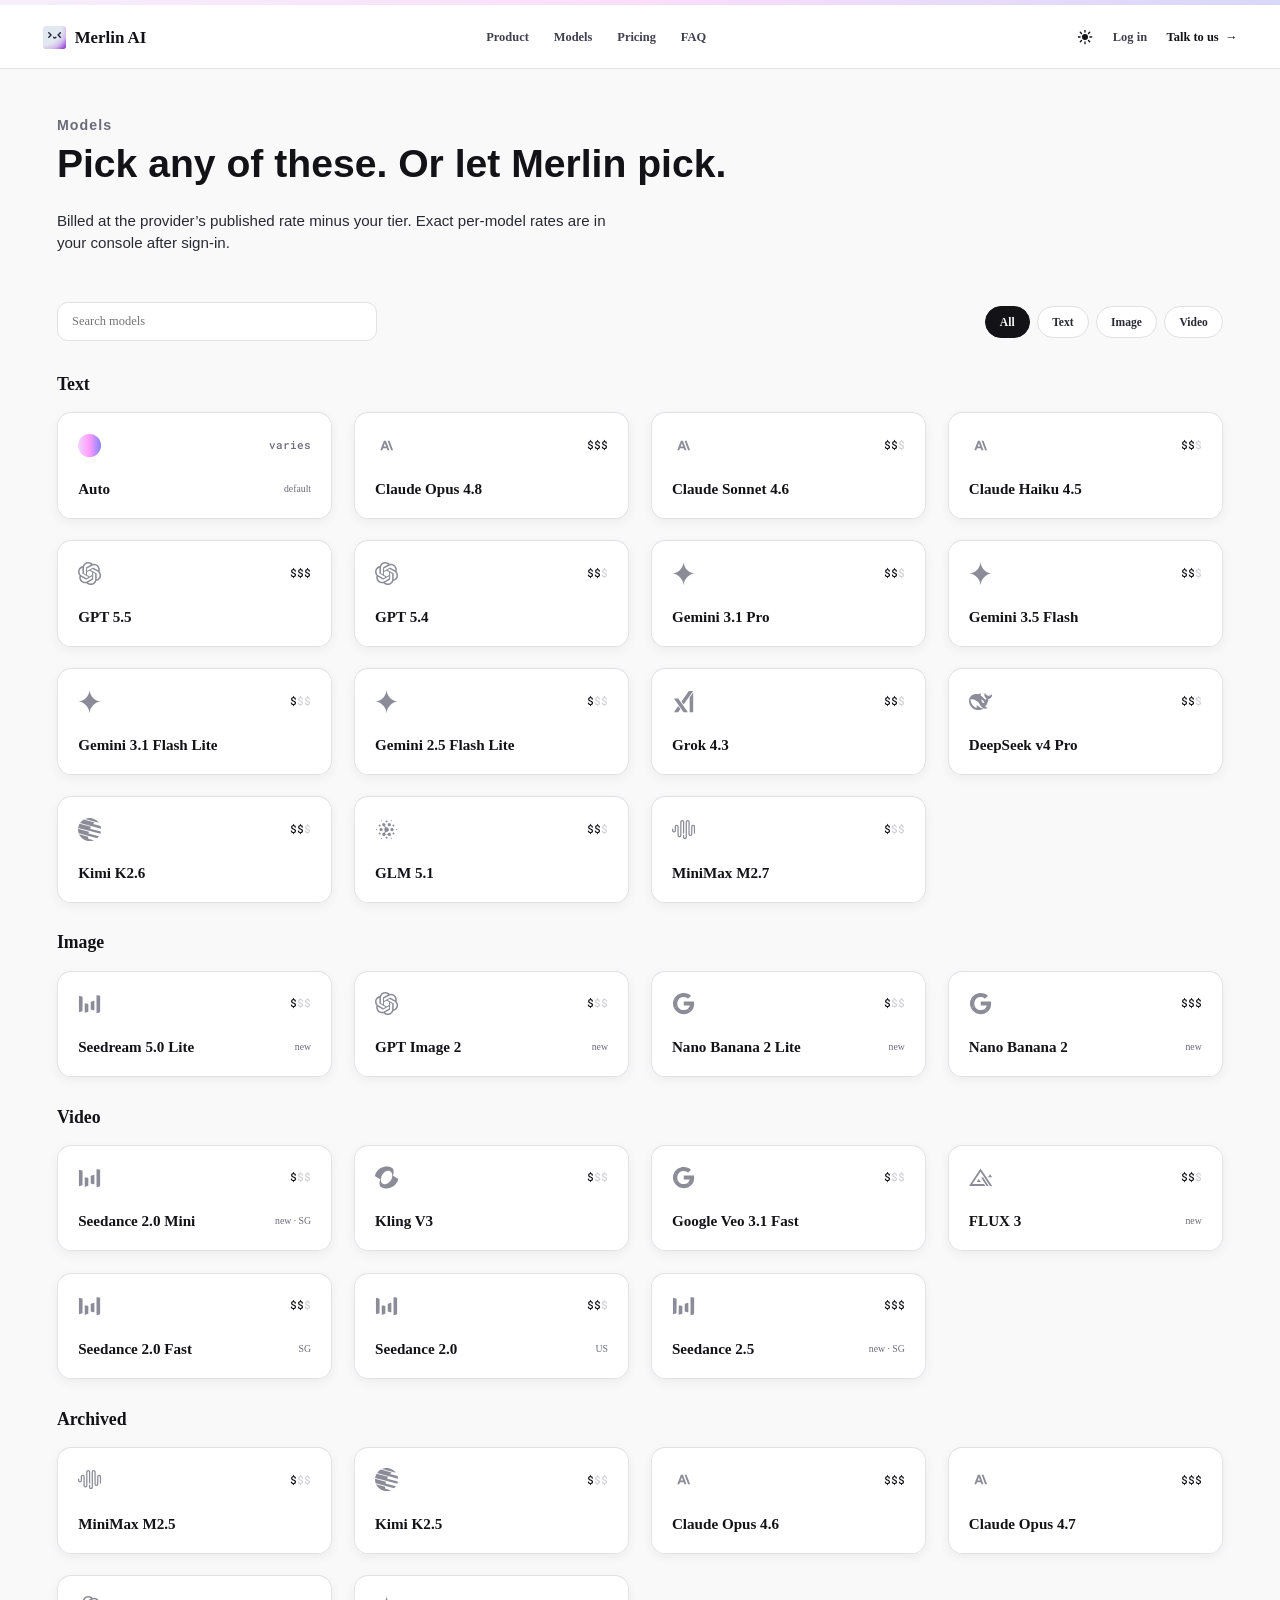
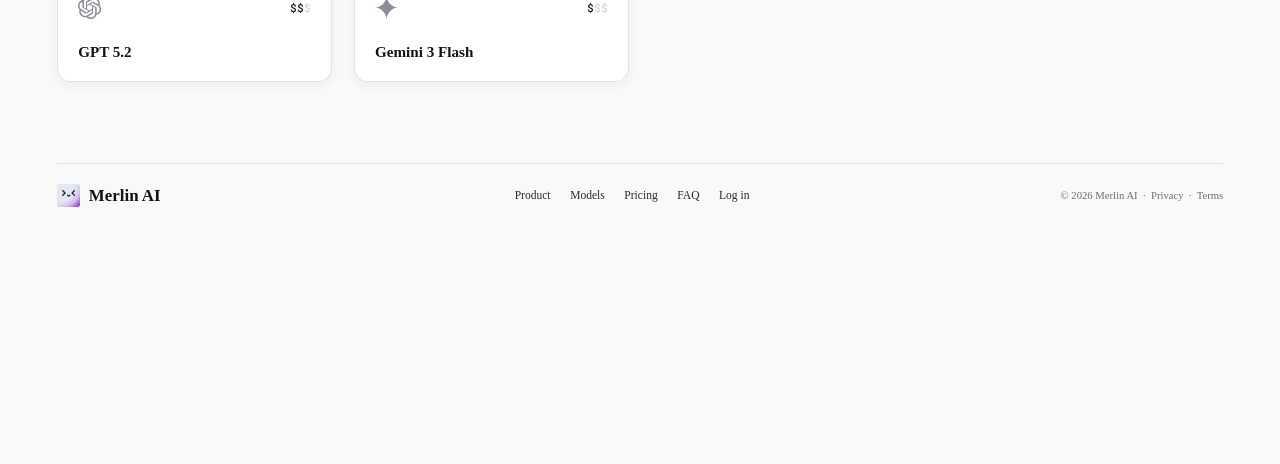
<file: models.html>
<!doctype html>
<html lang="en" data-theme="light"><head><meta charset="utf-8"><meta name="viewport" content="width=1440">
<title>Merlin AI · Models</title>
<link rel="preconnect" href="https://fonts.gstatic.com" crossorigin>
<link href="https://fonts.googleapis.com/css2?family=Google+Sans+Flex:wght@400;500;600&family=Roboto+Mono:wght@500&display=swap" rel="stylesheet">
<link rel="stylesheet" href="site.css"></head>
<body class="models"><div class="page"><header class="hdr"><div class="strip"><div class="strip-fill"></div></div><nav class="nav">
<a class="logo" href="index.html"><span class="mark"><svg width="26" height="26" viewBox="0 0 26 26" fill="none" xmlns="http://www.w3.org/2000/svg"><path d="M22.88 0H3.12C1.39687 0 0 1.39687 0 3.12V22.88C0 24.6031 1.39687 26 3.12 26H22.88C24.6031 26 26 24.6031 26 22.88V3.12C26 1.39687 24.6031 0 22.88 0Z" fill="url(#mg)"/><path fill-rule="evenodd" clip-rule="evenodd" d="M5.95406 6.9189C6.25869 6.61427 6.75251 6.61427 7.05714 6.9189L9.65714 9.51891C9.96171 9.82348 9.96171 10.3174 9.65714 10.622L7.05714 13.2219C6.75251 13.5266 6.25869 13.5266 5.95406 13.2219C5.64943 12.9173 5.64943 12.4235 5.95406 12.1189L8.00249 10.0704L5.95406 8.02199C5.64943 7.71735 5.64943 7.22348 5.95406 6.9189ZM20.1091 6.9189C20.4137 7.22348 20.4137 7.71735 20.1091 8.02199L18.0607 10.0704L20.1091 12.1189C20.4137 12.4235 20.4137 12.9173 20.1091 13.2219C19.8045 13.5266 19.3107 13.5266 19.0061 13.2219L16.4061 10.622C16.1014 10.3174 16.1014 9.82348 16.4061 9.51891L19.0061 6.9189C19.3107 6.61427 19.8045 6.61427 20.1091 6.9189ZM11.7329 11.9259C12.1442 11.7974 12.5816 12.0265 12.7102 12.4378C12.7393 12.5315 12.8093 12.6048 12.9744 12.6635C13.0545 12.692 13.1354 12.7077 13.1981 12.7158C13.2276 12.7195 13.2501 12.7212 13.2631 12.722C13.2729 12.7213 13.289 12.7198 13.31 12.7169C13.3614 12.7097 13.4323 12.6952 13.5071 12.6674C13.6533 12.613 13.7779 12.5247 13.851 12.3578C14.0237 11.9631 14.4835 11.7832 14.8782 11.9558C15.2729 12.1285 15.4528 12.5884 15.2802 12.983C14.9893 13.6481 14.4639 13.9758 14.0511 14.1294C13.8464 14.2057 13.6606 14.2431 13.525 14.2619C13.4564 14.2715 13.3985 14.2766 13.3546 14.2793C13.3326 14.2807 13.3139 14.2815 13.299 14.2819C13.2915 14.2821 13.2849 14.2822 13.2794 14.2823L13.2718 14.2824H13.2685H13.2663C13.2659 14.2824 13.2656 14.2824 13.2656 13.5024C13.2656 14.2824 13.2653 14.2824 13.265 14.2824H13.263H13.2599L13.2526 14.2823C13.2472 14.2822 13.2407 14.2821 13.2333 14.2819C13.2183 14.2816 13.1993 14.2809 13.1767 14.2796C13.1317 14.277 13.0713 14.2722 13 14.2631C12.8596 14.2451 12.6642 14.2089 12.4518 14.1334C12.0319 13.984 11.4518 13.6414 11.221 12.9031C11.0926 12.4919 11.3218 12.0544 11.7329 11.9259Z" fill="#1E293B"/><defs><radialGradient id="mg" cx="0" cy="0" r="1" gradientUnits="userSpaceOnUse" gradientTransform="rotate(45) scale(36.7696)"><stop offset="0.576042" stop-color="#E2E8F0"/><stop offset="0.753125" stop-color="#D5BAEC"/><stop offset="1" stop-color="#7E22CE"/></radialGradient></defs></svg></span><span class="word">Merlin AI</span></a>
<div class="links"><a href="index.html#product">Product</a><a href="models.html">Models</a><a href="index.html#pricing">Pricing</a><a href="index.html#faq">FAQ</a></div>
<div class="right"><button class="theme" type="button" aria-label="Toggle dark mode" title="Light / dark"><svg width="18" height="18" viewBox="0 0 18 18" fill="none" xmlns="http://www.w3.org/2000/svg"><circle cx="9" cy="9" r="3.4" fill="currentColor"/><path d="M9 1.5V3.5M9 14.5V16.5M1.5 9H3.5M14.5 9H16.5M3.7 3.7L5.1 5.1M12.9 12.9L14.3 14.3M3.7 14.3L5.1 12.9M12.9 5.1L14.3 3.7" stroke="currentColor" stroke-width="1.5" stroke-linecap="round"/></svg></button><a href="login.html">Log in</a><a class="talk" href="contact.html">Talk to us  →</a></div>
</nav></header><main><section class="sec" id="models-head" style="height:342px"><div class="t" style="left:64px;top:54px;font:600 16px/normal 'Google Sans Flex',sans-serif;letter-spacing:1.2px;--fg:#6b6b7a;--dfg:#8f8fa1;white-space:pre">Models</div><div class="t" style="left:64px;top:82px;font:600 44px/normal 'Google Sans Flex',sans-serif;--fg:#121217;--dfg:#f5f5f7;white-space:pre">Pick any of these. Or let Merlin pick.</div><div class="t" style="left:64px;top:158px;width:620px;font:400 17px/150% 'Google Sans Flex',sans-serif;--fg:#292933;--dfg:#c7c7d4;white-space:pre-wrap">Billed at the provider’s published rate minus your tier. Exact per-model rates are in your console after sign-in.</div><input class="search" id="model-search" type="search" placeholder="Search models" autocomplete="off"><div class="pills"><button class="pill on" data-kind="all" type="button">All</button><button class="pill" data-kind="text" type="button">Text</button><button class="pill" data-kind="image" type="button">Image</button><button class="pill" data-kind="video" type="button">Video</button></div></section><section class="sec flow" id="models"><div class="mgroup"><div class="mlabel">Text</div><div class="cards"><div class="card" data-kind="text" data-name="auto merlin"><span class="mk auto"></span><span class="cost mono">varies</span><span class="mname">Auto</span><span class="mnote">default</span></div><div class="card" data-kind="text" data-name="claude opus 4.8 anthropic"><span class="mk"><svg width="26" height="26" viewBox="0 0 26 26" fill="none" xmlns="http://www.w3.org/2000/svg"><path d="M16.3318 7.58301H14.1295L18.1388 18.3701L20.3411 18.3703L16.3318 7.58301ZM9.96759 7.58301L5.95831 18.3703H8.20565L9.01469 16.1051L13.2217 16.1049L14.0396 18.3703H16.287L12.2689 7.58301H9.96759ZM9.75173 14.1003L11.1183 10.3069L12.4936 14.1003H9.75173Z" fill="currentColor"/></svg></span><span class="cost mono"><i class="on">$</i><i class="on">$</i><i class="on">$</i></span><span class="mname">Claude Opus 4.8</span><span class="mnote"></span></div><div class="card" data-kind="text" data-name="claude sonnet 4.6 anthropic"><span class="mk"><svg width="26" height="26" viewBox="0 0 26 26" fill="none" xmlns="http://www.w3.org/2000/svg"><path d="M16.3318 7.58301H14.1295L18.1388 18.3701L20.3411 18.3703L16.3318 7.58301ZM9.96759 7.58301L5.95831 18.3703H8.20565L9.01469 16.1051L13.2217 16.1049L14.0396 18.3703H16.287L12.2689 7.58301H9.96759ZM9.75173 14.1003L11.1183 10.3069L12.4936 14.1003H9.75173Z" fill="currentColor"/></svg></span><span class="cost mono"><i class="on">$</i><i class="on">$</i><i class="">$</i></span><span class="mname">Claude Sonnet 4.6</span><span class="mnote"></span></div><div class="card" data-kind="text" data-name="claude haiku 4.5 anthropic"><span class="mk"><svg width="26" height="26" viewBox="0 0 26 26" fill="none" xmlns="http://www.w3.org/2000/svg"><path d="M16.3318 7.58301H14.1295L18.1388 18.3701L20.3411 18.3703L16.3318 7.58301ZM9.96759 7.58301L5.95831 18.3703H8.20565L9.01469 16.1051L13.2217 16.1049L14.0396 18.3703H16.287L12.2689 7.58301H9.96759ZM9.75173 14.1003L11.1183 10.3069L12.4936 14.1003H9.75173Z" fill="currentColor"/></svg></span><span class="cost mono"><i class="on">$</i><i class="on">$</i><i class="">$</i></span><span class="mname">Claude Haiku 4.5</span><span class="mnote"></span></div><div class="card" data-kind="text" data-name="gpt 5.5 openai"><span class="mk"><svg width="26" height="26" viewBox="0 0 26 26" fill="none" xmlns="http://www.w3.org/2000/svg"><path d="M24.286 10.6409C24.5085 9.98108 24.622 9.29023 24.6222 8.59483C24.622 7.44417 24.3114 6.31424 23.7222 5.32127C22.5381 3.28764 20.3415 2.03208 17.9645 2.03208C17.4961 2.0321 17.0291 2.08089 16.5712 2.17768C15.9552 1.49297 15.1992 0.94485 14.3529 0.569481C13.5066 0.194113 12.5892 2.00123e-05 11.6614 0H11.6197L11.6041 9.07211e-05C8.72487 9.07211e-05 6.17153 1.83321 5.28643 4.53564C4.37025 4.72081 3.50472 5.09691 2.74779 5.63885C1.99086 6.18077 1.35999 6.87598 0.897418 7.67796C0.309942 8.67691 0.000359491 9.81128 0 10.9662C0.000224512 12.5894 0.610872 14.1547 1.71369 15.3591C1.49108 16.0189 1.37755 16.7098 1.37745 17.4052C1.37756 18.5558 1.6882 19.6857 2.27744 20.6787C2.97818 21.8825 4.04826 22.8357 5.33343 23.4006C6.61858 23.9655 8.0524 24.1132 9.42809 23.8223C10.0441 24.507 10.8002 25.0551 11.6466 25.4304C12.4929 25.8058 13.4103 26 14.3383 26H14.3799H14.3969C17.2776 26 19.8301 24.1668 20.7153 21.4618C21.6314 21.2765 22.4969 20.9003 23.254 20.3584C24.0108 19.8166 24.6417 19.1214 25.1044 18.3194C25.6912 17.3213 26.0002 16.1879 26 15.0341C25.9998 13.4109 25.3892 11.8456 24.2862 10.6413L24.286 10.6409ZM14.3816 24.3003H14.3748C13.2221 24.2998 12.1059 23.9009 11.2205 23.1725C11.2731 23.1447 11.3251 23.1156 11.3764 23.0854L16.6231 20.0952C16.754 20.0216 16.8629 19.9152 16.9386 19.7867C17.0144 19.6582 17.0543 19.5122 17.0543 19.3635V12.0602L19.272 13.3236C19.2836 13.3294 19.2937 13.3378 19.3012 13.3483C19.3087 13.3588 19.3135 13.3709 19.3151 13.3836V19.4277C19.3121 22.1148 17.1052 24.2948 14.3816 24.3003ZM3.77183 19.8291C3.33844 19.0897 3.11011 18.2508 3.10982 17.3966C3.10982 17.1181 3.13448 16.8388 3.1825 16.5643C3.2215 16.5873 3.28959 16.6283 3.33842 16.656L8.58512 19.6463C8.71593 19.7216 8.86468 19.7613 9.01615 19.7613C9.16762 19.7613 9.31635 19.7215 9.44712 19.6461L15.8528 15.9967V18.5236L15.8529 18.528C15.8529 18.5402 15.85 18.5522 15.8445 18.5631C15.839 18.574 15.831 18.5834 15.8211 18.5907L10.5172 21.6123C9.76674 22.0385 8.91607 22.2629 8.05017 22.2631C7.18335 22.2631 6.33181 22.038 5.5809 21.6109C4.82999 21.1835 4.20611 20.569 3.77183 19.8288V19.8291ZM2.39151 8.52757C2.96778 7.53998 3.87768 6.78381 4.96198 6.39137C4.96198 6.43593 4.9594 6.51491 4.9594 6.56973V12.5504L4.9593 12.5553C4.95932 12.7038 4.99917 12.8496 5.07481 12.978C5.15044 13.1064 5.25917 13.2127 5.38994 13.2862L11.7956 16.9352L9.57803 18.1986C9.56711 18.2057 9.55455 18.2101 9.54149 18.2112C9.52845 18.2124 9.51531 18.2104 9.50324 18.2053L4.19878 15.1812C3.4489 14.7526 2.82638 14.137 2.39358 13.3962C1.96079 12.6554 1.73293 11.8154 1.73283 10.9603C1.73316 10.1066 1.96038 9.26788 2.3918 8.52784L2.39151 8.52757ZM20.6117 12.7111L14.2061 9.06177L16.4237 7.79878C16.4346 7.79165 16.4472 7.7873 16.4603 7.78615C16.4733 7.78497 16.4864 7.787 16.4985 7.79206L21.8028 10.8136C22.5534 11.2416 23.1766 11.8568 23.6098 12.5975C24.0431 13.3383 24.2714 14.1784 24.2716 15.0337C24.2716 17.075 22.9805 18.9016 21.0395 19.6066V13.4472C21.0397 13.4449 21.0397 13.4425 21.0397 13.4403C21.0397 13.2923 21.0001 13.147 20.9249 13.019C20.8498 12.891 20.7417 12.7848 20.6117 12.7111ZM22.8191 9.43329C22.7675 9.40211 22.7155 9.37156 22.6631 9.34162L17.4164 6.35125C17.2856 6.27603 17.1369 6.23638 16.9855 6.23632C16.8341 6.23638 16.6854 6.27603 16.5546 6.35125L10.1489 10.0007V7.47372L10.1488 7.46937C10.1488 7.44467 10.1606 7.42144 10.1806 7.40665L15.4845 4.3876C16.2348 3.96084 17.0855 3.73618 17.9515 3.73614C20.6785 3.73614 22.8902 5.91827 22.8902 8.60909C22.89 8.88522 22.8662 9.16086 22.8191 9.43302V9.43329ZM8.94317 13.9372L6.72506 12.6737C6.71342 12.668 6.70339 12.6595 6.69587 12.6491C6.68834 12.6386 6.68354 12.6265 6.68192 12.6137V6.56955C6.68312 3.8802 8.8947 1.69987 11.6206 1.69987C12.7751 1.70011 13.8931 2.09915 14.7806 2.82778C14.7407 2.8493 14.671 2.88724 14.6247 2.91493L9.37804 5.90521C9.24712 5.97868 9.13827 6.08508 9.06254 6.21353C8.9868 6.34199 8.94688 6.48793 8.94686 6.63654V6.64135L8.94317 13.9372ZM10.1479 11.3744L13.0008 9.74854L15.8538 11.3733V14.624L13.0008 16.2489L10.1479 14.624V11.3744Z" fill="currentColor"/></svg></span><span class="cost mono"><i class="on">$</i><i class="on">$</i><i class="on">$</i></span><span class="mname">GPT 5.5</span><span class="mnote"></span></div><div class="card" data-kind="text" data-name="gpt 5.4 openai"><span class="mk"><svg width="26" height="26" viewBox="0 0 26 26" fill="none" xmlns="http://www.w3.org/2000/svg"><path d="M24.286 10.6409C24.5085 9.98108 24.622 9.29023 24.6222 8.59483C24.622 7.44417 24.3114 6.31424 23.7222 5.32127C22.5381 3.28764 20.3415 2.03208 17.9645 2.03208C17.4961 2.0321 17.0291 2.08089 16.5712 2.17768C15.9552 1.49297 15.1992 0.94485 14.3529 0.569481C13.5066 0.194113 12.5892 2.00123e-05 11.6614 0H11.6197L11.6041 9.07211e-05C8.72487 9.07211e-05 6.17153 1.83321 5.28643 4.53564C4.37025 4.72081 3.50472 5.09691 2.74779 5.63885C1.99086 6.18077 1.35999 6.87598 0.897418 7.67796C0.309942 8.67691 0.000359491 9.81128 0 10.9662C0.000224512 12.5894 0.610872 14.1547 1.71369 15.3591C1.49108 16.0189 1.37755 16.7098 1.37745 17.4052C1.37756 18.5558 1.6882 19.6857 2.27744 20.6787C2.97818 21.8825 4.04826 22.8357 5.33343 23.4006C6.61858 23.9655 8.0524 24.1132 9.42809 23.8223C10.0441 24.507 10.8002 25.0551 11.6466 25.4304C12.4929 25.8058 13.4103 26 14.3383 26H14.3799H14.3969C17.2776 26 19.8301 24.1668 20.7153 21.4618C21.6314 21.2765 22.4969 20.9003 23.254 20.3584C24.0108 19.8166 24.6417 19.1214 25.1044 18.3194C25.6912 17.3213 26.0002 16.1879 26 15.0341C25.9998 13.4109 25.3892 11.8456 24.2862 10.6413L24.286 10.6409ZM14.3816 24.3003H14.3748C13.2221 24.2998 12.1059 23.9009 11.2205 23.1725C11.2731 23.1447 11.3251 23.1156 11.3764 23.0854L16.6231 20.0952C16.754 20.0216 16.8629 19.9152 16.9386 19.7867C17.0144 19.6582 17.0543 19.5122 17.0543 19.3635V12.0602L19.272 13.3236C19.2836 13.3294 19.2937 13.3378 19.3012 13.3483C19.3087 13.3588 19.3135 13.3709 19.3151 13.3836V19.4277C19.3121 22.1148 17.1052 24.2948 14.3816 24.3003ZM3.77183 19.8291C3.33844 19.0897 3.11011 18.2508 3.10982 17.3966C3.10982 17.1181 3.13448 16.8388 3.1825 16.5643C3.2215 16.5873 3.28959 16.6283 3.33842 16.656L8.58512 19.6463C8.71593 19.7216 8.86468 19.7613 9.01615 19.7613C9.16762 19.7613 9.31635 19.7215 9.44712 19.6461L15.8528 15.9967V18.5236L15.8529 18.528C15.8529 18.5402 15.85 18.5522 15.8445 18.5631C15.839 18.574 15.831 18.5834 15.8211 18.5907L10.5172 21.6123C9.76674 22.0385 8.91607 22.2629 8.05017 22.2631C7.18335 22.2631 6.33181 22.038 5.5809 21.6109C4.82999 21.1835 4.20611 20.569 3.77183 19.8288V19.8291ZM2.39151 8.52757C2.96778 7.53998 3.87768 6.78381 4.96198 6.39137C4.96198 6.43593 4.9594 6.51491 4.9594 6.56973V12.5504L4.9593 12.5553C4.95932 12.7038 4.99917 12.8496 5.07481 12.978C5.15044 13.1064 5.25917 13.2127 5.38994 13.2862L11.7956 16.9352L9.57803 18.1986C9.56711 18.2057 9.55455 18.2101 9.54149 18.2112C9.52845 18.2124 9.51531 18.2104 9.50324 18.2053L4.19878 15.1812C3.4489 14.7526 2.82638 14.137 2.39358 13.3962C1.96079 12.6554 1.73293 11.8154 1.73283 10.9603C1.73316 10.1066 1.96038 9.26788 2.3918 8.52784L2.39151 8.52757ZM20.6117 12.7111L14.2061 9.06177L16.4237 7.79878C16.4346 7.79165 16.4472 7.7873 16.4603 7.78615C16.4733 7.78497 16.4864 7.787 16.4985 7.79206L21.8028 10.8136C22.5534 11.2416 23.1766 11.8568 23.6098 12.5975C24.0431 13.3383 24.2714 14.1784 24.2716 15.0337C24.2716 17.075 22.9805 18.9016 21.0395 19.6066V13.4472C21.0397 13.4449 21.0397 13.4425 21.0397 13.4403C21.0397 13.2923 21.0001 13.147 20.9249 13.019C20.8498 12.891 20.7417 12.7848 20.6117 12.7111ZM22.8191 9.43329C22.7675 9.40211 22.7155 9.37156 22.6631 9.34162L17.4164 6.35125C17.2856 6.27603 17.1369 6.23638 16.9855 6.23632C16.8341 6.23638 16.6854 6.27603 16.5546 6.35125L10.1489 10.0007V7.47372L10.1488 7.46937C10.1488 7.44467 10.1606 7.42144 10.1806 7.40665L15.4845 4.3876C16.2348 3.96084 17.0855 3.73618 17.9515 3.73614C20.6785 3.73614 22.8902 5.91827 22.8902 8.60909C22.89 8.88522 22.8662 9.16086 22.8191 9.43302V9.43329ZM8.94317 13.9372L6.72506 12.6737C6.71342 12.668 6.70339 12.6595 6.69587 12.6491C6.68834 12.6386 6.68354 12.6265 6.68192 12.6137V6.56955C6.68312 3.8802 8.8947 1.69987 11.6206 1.69987C12.7751 1.70011 13.8931 2.09915 14.7806 2.82778C14.7407 2.8493 14.671 2.88724 14.6247 2.91493L9.37804 5.90521C9.24712 5.97868 9.13827 6.08508 9.06254 6.21353C8.9868 6.34199 8.94688 6.48793 8.94686 6.63654V6.64135L8.94317 13.9372ZM10.1479 11.3744L13.0008 9.74854L15.8538 11.3733V14.624L13.0008 16.2489L10.1479 14.624V11.3744Z" fill="currentColor"/></svg></span><span class="cost mono"><i class="on">$</i><i class="on">$</i><i class="">$</i></span><span class="mname">GPT 5.4</span><span class="mnote"></span></div><div class="card" data-kind="text" data-name="gemini 3.1 pro google"><span class="mk"><svg width="26" height="26" viewBox="0 0 26 26" fill="none" xmlns="http://www.w3.org/2000/svg"><path d="M26 13.026C22.6269 13.233 19.4457 14.6664 17.0561 17.0561C14.6664 19.4457 13.233 22.6269 13.026 26H12.974C12.7673 22.6267 11.3341 19.4454 8.94432 17.0557C6.55456 14.6659 3.37332 13.2327 0 13.026V12.974C3.37332 12.7673 6.55456 11.3341 8.94432 8.94432C11.3341 6.55456 12.7673 3.37332 12.974 0H13.026C13.233 3.3732 14.6664 6.55425 17.0561 8.94394C19.4457 11.3336 22.6269 12.767 26 12.974V13.026Z" fill="currentColor"/></svg></span><span class="cost mono"><i class="on">$</i><i class="on">$</i><i class="">$</i></span><span class="mname">Gemini 3.1 Pro</span><span class="mnote"></span></div><div class="card" data-kind="text" data-name="gemini 3.5 flash google"><span class="mk"><svg width="26" height="26" viewBox="0 0 26 26" fill="none" xmlns="http://www.w3.org/2000/svg"><path d="M26 13.026C22.6269 13.233 19.4457 14.6664 17.0561 17.0561C14.6664 19.4457 13.233 22.6269 13.026 26H12.974C12.7673 22.6267 11.3341 19.4454 8.94432 17.0557C6.55456 14.6659 3.37332 13.2327 0 13.026V12.974C3.37332 12.7673 6.55456 11.3341 8.94432 8.94432C11.3341 6.55456 12.7673 3.37332 12.974 0H13.026C13.233 3.3732 14.6664 6.55425 17.0561 8.94394C19.4457 11.3336 22.6269 12.767 26 12.974V13.026Z" fill="currentColor"/></svg></span><span class="cost mono"><i class="on">$</i><i class="on">$</i><i class="">$</i></span><span class="mname">Gemini 3.5 Flash</span><span class="mnote"></span></div><div class="card" data-kind="text" data-name="gemini 3.1 flash lite google"><span class="mk"><svg width="26" height="26" viewBox="0 0 26 26" fill="none" xmlns="http://www.w3.org/2000/svg"><path d="M26 13.026C22.6269 13.233 19.4457 14.6664 17.0561 17.0561C14.6664 19.4457 13.233 22.6269 13.026 26H12.974C12.7673 22.6267 11.3341 19.4454 8.94432 17.0557C6.55456 14.6659 3.37332 13.2327 0 13.026V12.974C3.37332 12.7673 6.55456 11.3341 8.94432 8.94432C11.3341 6.55456 12.7673 3.37332 12.974 0H13.026C13.233 3.3732 14.6664 6.55425 17.0561 8.94394C19.4457 11.3336 22.6269 12.767 26 12.974V13.026Z" fill="currentColor"/></svg></span><span class="cost mono"><i class="on">$</i><i class="">$</i><i class="">$</i></span><span class="mname">Gemini 3.1 Flash Lite</span><span class="mnote"></span></div><div class="card" data-kind="text" data-name="gemini 2.5 flash lite google"><span class="mk"><svg width="26" height="26" viewBox="0 0 26 26" fill="none" xmlns="http://www.w3.org/2000/svg"><path d="M26 13.026C22.6269 13.233 19.4457 14.6664 17.0561 17.0561C14.6664 19.4457 13.233 22.6269 13.026 26H12.974C12.7673 22.6267 11.3341 19.4454 8.94432 17.0557C6.55456 14.6659 3.37332 13.2327 0 13.026V12.974C3.37332 12.7673 6.55456 11.3341 8.94432 8.94432C11.3341 6.55456 12.7673 3.37332 12.974 0H13.026C13.233 3.3732 14.6664 6.55425 17.0561 8.94394C19.4457 11.3336 22.6269 12.767 26 12.974V13.026Z" fill="currentColor"/></svg></span><span class="cost mono"><i class="on">$</i><i class="">$</i><i class="">$</i></span><span class="mname">Gemini 2.5 Flash Lite</span><span class="mnote"></span></div><div class="card" data-kind="text" data-name="grok 4.3 xai"><span class="mk"><svg fill="currentColor" fill-rule="evenodd" height="26" viewBox="0 0 24 24" width="26" xmlns="http://www.w3.org/2000/svg"><title>Grok</title><path d="M6.469 8.776L16.512 23h-4.464L2.005 8.776H6.47zm-.004 7.9l2.233 3.164L6.467 23H2l4.465-6.324zM22 2.582V23h-3.659V7.764L22 2.582zM22 1l-9.952 14.095-2.233-3.163L17.533 1H22z"></path></svg></span><span class="cost mono"><i class="on">$</i><i class="on">$</i><i class="">$</i></span><span class="mname">Grok 4.3</span><span class="mnote"></span></div><div class="card" data-kind="text" data-name="deepseek v4 pro deepseek"><span class="mk"><svg width="26" height="26" viewBox="0 0 26 26" fill="none" xmlns="http://www.w3.org/2000/svg"><path d="M25.7269 5.03883C25.4518 4.9045 25.3326 5.16125 25.1723 5.29125C25.117 5.33458 25.0704 5.38875 25.0239 5.43966C24.6209 5.86975 24.1507 6.15141 23.5364 6.11783C22.6384 6.068 21.8714 6.34966 21.1932 7.0365C21.0491 6.18933 20.5703 5.6845 19.8423 5.3595C19.4609 5.19158 19.0753 5.02258 18.8077 4.65533C18.6214 4.39533 18.5704 4.10391 18.4773 3.81683C18.4177 3.6435 18.3581 3.46691 18.1599 3.43766C17.9432 3.40408 17.8587 3.585 17.7742 3.73666C17.4351 4.35633 17.304 5.03883 17.317 5.73C17.3463 7.28566 18.0028 8.525 19.3082 9.40575C19.4566 9.50758 19.4945 9.60833 19.4479 9.75566C19.3591 10.059 19.2529 10.3547 19.1598 10.6581C19.1002 10.852 19.0114 10.8942 18.8044 10.8097C18.101 10.5088 17.4621 10.0751 16.9227 9.5325C15.9943 8.6355 15.1558 7.64425 14.1093 6.8675C13.8664 6.68918 13.6175 6.51935 13.3629 6.35833C12.2958 5.32158 13.5037 4.47008 13.7821 4.36933C14.0746 4.26316 13.8839 3.90025 12.9393 3.90566C11.9946 3.90891 11.1301 4.22525 10.0284 4.64775C9.86469 4.71036 9.69623 4.75963 9.52461 4.79508C8.49498 4.6015 7.44201 4.56461 6.40136 4.68566C4.35928 4.91316 2.72886 5.87733 1.52961 7.52616C0.0887787 9.50758 -0.250304 11.7587 0.164612 14.1052C0.601196 16.5796 1.86328 18.6282 3.80461 20.2293C5.81636 21.8901 8.1347 22.7037 10.7791 22.5477C12.3846 22.4556 14.1721 22.24 16.1893 20.5327C16.6984 20.7862 17.2314 20.888 18.1176 20.9638C18.799 21.0267 19.4555 20.9302 19.9647 20.8241C20.7609 20.6562 20.7057 19.9184 20.4175 19.783C18.0829 18.6953 18.5954 19.1384 18.1295 18.7798C19.3158 17.3769 21.1282 14.882 21.6872 11.4857C21.7414 11.1109 21.8118 10.5822 21.8042 10.2789C21.7999 10.0937 21.8421 10.0211 22.0534 10.0005C22.6393 9.93895 23.2078 9.76419 23.7271 9.48591C25.2405 8.65933 25.8504 7.30191 25.9945 5.67583C26.0162 5.42666 25.9902 5.16991 25.7269 5.03883ZM12.5449 19.6822C10.2829 17.9034 9.18553 17.3173 8.73161 17.3422C8.30911 17.3682 8.38495 17.8536 8.47811 18.1688C8.57561 18.4808 8.70236 18.6964 8.88003 18.9705C9.00353 19.1514 9.08803 19.4212 8.75761 19.6237C8.02853 20.0744 6.76211 19.4721 6.70253 19.4417C5.22811 18.574 3.9942 17.4267 3.12645 15.8602C2.28686 14.3512 1.79936 12.7316 1.7192 11.0047C1.69753 10.5877 1.82103 10.4392 2.23595 10.3634C2.78249 10.2592 3.34241 10.2453 3.89345 10.3222C6.20203 10.6592 8.16828 11.6916 9.81603 13.3274C10.7564 14.2591 11.4681 15.3717 12.2015 16.4582C12.9815 17.6131 13.82 18.7137 14.8882 19.6162C15.2652 19.9314 15.5664 20.1719 15.8545 20.3496C14.9857 20.4471 13.5362 20.4677 12.5449 19.6833V19.6822ZM13.6294 12.7056C13.6292 12.6518 13.6421 12.5987 13.667 12.551C13.6919 12.5033 13.728 12.4624 13.7723 12.4318C13.8166 12.4012 13.8676 12.3818 13.921 12.3753C13.9745 12.3689 14.0287 12.3755 14.0789 12.3947C14.1253 12.4117 14.1672 12.4391 14.2014 12.4748C14.2314 12.5054 14.2551 12.5416 14.2711 12.5814C14.2871 12.6212 14.2951 12.6638 14.2945 12.7067C14.2945 12.8908 14.1472 13.0392 13.9609 13.0392C13.9171 13.0397 13.8737 13.0314 13.8332 13.0148C13.7927 12.9982 13.756 12.9737 13.7251 12.9427C13.6942 12.9118 13.6698 12.8749 13.6534 12.8344C13.637 12.7938 13.6288 12.7504 13.6294 12.7067M16.9985 14.4357C16.7819 14.5234 16.5652 14.5992 16.3583 14.609C16.047 14.6194 15.7417 14.5222 15.4938 14.3338C15.1969 14.0847 14.9846 13.946 14.8969 13.5127C14.8652 13.301 14.8707 13.0854 14.9131 12.8757C14.9889 12.5214 14.9055 12.2939 14.6553 12.0881C14.4516 11.9191 14.1938 11.8725 13.9089 11.8725C13.812 11.8652 13.7179 11.8364 13.6337 11.788C13.5988 11.7722 13.5675 11.7491 13.542 11.7205C13.5165 11.6918 13.4974 11.6581 13.4857 11.6215C13.4741 11.585 13.4702 11.5464 13.4745 11.5083C13.4787 11.4701 13.4908 11.4333 13.5102 11.4002C13.5683 11.3148 13.6384 11.2382 13.7182 11.1727C14.1039 10.9538 14.5491 11.0253 14.9597 11.19C15.341 11.346 15.6292 11.632 16.0441 12.0372C16.4688 12.5257 16.5446 12.6612 16.7862 13.0284C16.9769 13.3144 17.1502 13.6091 17.2694 13.9471C17.3409 14.1572 17.2477 14.3306 16.9985 14.4357Z" fill="currentColor"/></svg></span><span class="cost mono"><i class="on">$</i><i class="on">$</i><i class="">$</i></span><span class="mname">DeepSeek v4 Pro</span><span class="mnote"></span></div><div class="card" data-kind="text" data-name="kimi k2.6 moonshot"><span class="mk"><svg width="26" height="26" viewBox="0 0 26 26" fill="none" xmlns="http://www.w3.org/2000/svg"><path d="M1.14068 18.3196L11.4735 21.0821C11.4596 21.8161 11.4813 22.5504 11.5385 23.2824L17.9909 25.007C14.8638 26.3046 11.3535 26.3319 8.20669 25.0832C5.05983 23.8344 2.52475 21.4072 1.14068 18.3196ZM0.035685 12.0482L12.3337 15.3361C12.1287 16.0532 11.9591 16.7799 11.8256 17.5136L23.544 20.6444C22.9624 21.4416 22.2919 22.17 21.5453 22.8154L0.712768 17.2449C0.136195 15.577 -0.0941861 13.8081 0.035685 12.0482ZM1.76143 6.47445L14.704 9.93461C14.3052 10.5924 13.94 11.27 13.6099 11.9648L25.8483 15.2364C25.6565 16.1028 25.4142 16.9572 25.1224 17.7953L12.6099 14.451L0.135352 11.1154C0.375898 9.47889 0.927079 7.9033 1.75927 6.47336L1.76143 6.47445ZM6.57252 1.71211L18.7979 4.97945C18.1532 5.56471 17.5426 6.18648 16.9693 6.8417L25.4453 9.10695C25.6926 10.056 25.8783 11.02 26.001 11.9929L2.28252 5.65328C3.39558 4.0321 4.86244 2.68452 6.57252 1.71211ZM23.4866 5.27195L7.82377 1.08703C10.5228 -0.0915844 13.5425 -0.319396 16.3881 0.440914C19.2337 1.20122 21.7365 2.90458 23.4866 5.27195Z" fill="currentColor"/></svg></span><span class="cost mono"><i class="on">$</i><i class="on">$</i><i class="">$</i></span><span class="mname">Kimi K2.6</span><span class="mnote"></span></div><div class="card" data-kind="text" data-name="glm 5.1 zhipu"><span class="mk"><svg fill="currentColor" fill-rule="evenodd" height="26" viewBox="0 0 24 24" width="26" xmlns="http://www.w3.org/2000/svg"><title>Zhipu</title><path d="M11.991 23.503a.24.24 0 00-.244.248.24.24 0 00.244.249.24.24 0 00.245-.249.24.24 0 00-.22-.247l-.025-.001zM9.671 5.365a1.697 1.697 0 011.099 2.132l-.071.172-.016.04-.018.054c-.07.16-.104.32-.104.498-.035.71.47 1.279 1.186 1.314h.366c1.309.053 2.338 1.173 2.286 2.523-.052 1.332-1.152 2.38-2.478 2.327h-.174c-.715.018-1.274.64-1.239 1.368 0 .124.018.23.053.337.209.373.54.658.96.8.75.23 1.517-.125 1.9-.782l.018-.035c.402-.64 1.17-.96 1.92-.711.854.284 1.378 1.226 1.099 2.167a1.661 1.661 0 01-2.077 1.102 1.711 1.711 0 01-.907-.711l-.017-.035c-.2-.323-.463-.58-.851-.711l-.056-.018a1.646 1.646 0 00-1.954.746 1.66 1.66 0 01-1.065.764 1.677 1.677 0 01-1.989-1.279c-.209-.906.332-1.83 1.257-2.043a1.51 1.51 0 01.296-.035h.018c.68-.071 1.151-.622 1.116-1.333a1.307 1.307 0 00-.227-.693 2.515 2.515 0 01-.366-1.403 2.39 2.39 0 01.366-1.208c.14-.195.21-.444.227-.693.018-.71-.506-1.261-1.186-1.332l-.07-.018a1.43 1.43 0 01-.299-.07l-.05-.019a1.7 1.7 0 01-1.047-2.114 1.68 1.68 0 012.094-1.101zm-5.575 10.11c.26-.264.639-.367.994-.27.355.096.633.379.728.74.095.362-.007.748-.267 1.013-.402.41-1.053.41-1.455 0a1.062 1.062 0 010-1.482zm14.845-.294c.359-.09.738.024.992.297.254.274.344.665.237 1.025-.107.36-.396.634-.756.718-.551.128-1.1-.22-1.23-.781a1.05 1.05 0 01.757-1.26zm-.064-4.39c.314.32.49.753.49 1.206 0 .452-.176.886-.49 1.206-.315.32-.74.5-1.185.5-.444 0-.87-.18-1.184-.5a1.727 1.727 0 010-2.412 1.654 1.654 0 012.369 0zm-11.243.163c.364.484.447 1.128.218 1.691a1.665 1.665 0 01-2.188.923c-.855-.36-1.26-1.358-.907-2.228a1.68 1.68 0 011.33-1.038c.593-.08 1.183.169 1.547.652zm11.545-4.221c.368 0 .708.2.892.524.184.324.184.724 0 1.048a1.026 1.026 0 01-.892.524c-.568 0-1.03-.47-1.03-1.048 0-.579.462-1.048 1.03-1.048zm-14.358 0c.368 0 .707.2.891.524.184.324.184.724 0 1.048a1.026 1.026 0 01-.891.524c-.569 0-1.03-.47-1.03-1.048 0-.579.461-1.048 1.03-1.048zm10.031-1.475c.925 0 1.675.764 1.675 1.706s-.75 1.705-1.675 1.705-1.674-.763-1.674-1.705c0-.942.75-1.706 1.674-1.706zm-2.626-.684c.362-.082.653-.356.761-.718a1.062 1.062 0 00-.238-1.028 1.017 1.017 0 00-.996-.294c-.547.14-.881.7-.752 1.257.13.558.675.907 1.225.783zm0 16.876c.359-.087.644-.36.75-.72a1.062 1.062 0 00-.237-1.019 1.018 1.018 0 00-.985-.301 1.037 1.037 0 00-.762.717c-.108.361-.017.754.239 1.028.245.263.606.377.953.305l.043-.01zM17.19 3.5a.631.631 0 00.628-.64c0-.355-.279-.64-.628-.64a.631.631 0 00-.628.64c0 .355.28.64.628.64zm-10.38 0a.631.631 0 00.628-.64c0-.355-.28-.64-.628-.64a.631.631 0 00-.628.64c0 .355.279.64.628.64zm-5.182 7.852a.631.631 0 00-.628.64c0 .354.28.639.628.639a.63.63 0 00.627-.606l.001-.034a.62.62 0 00-.628-.64zm5.182 9.13a.631.631 0 00-.628.64c0 .355.279.64.628.64a.631.631 0 00.628-.64c0-.355-.28-.64-.628-.64zm10.38.018a.631.631 0 00-.628.64c0 .355.28.64.628.64a.631.631 0 00.628-.64c0-.355-.279-.64-.628-.64zm5.182-9.148a.631.631 0 00-.628.64c0 .354.279.639.628.639a.631.631 0 00.628-.64c0-.355-.28-.64-.628-.64zm-.384-4.992a.24.24 0 00.244-.249.24.24 0 00-.244-.249.24.24 0 00-.244.249c0 .142.122.249.244.249zM11.991.497a.24.24 0 00.245-.248A.24.24 0 0011.99 0a.24.24 0 00-.244.249c0 .133.108.236.223.247l.021.001zM2.011 6.36a.24.24 0 00.245-.249.24.24 0 00-.244-.249.24.24 0 00-.244.249.24.24 0 00.244.249zm0 11.263a.24.24 0 00-.243.248.24.24 0 00.244.249.24.24 0 00.244-.249.252.252 0 00-.244-.248zm19.995-.018a.24.24 0 00-.245.248.24.24 0 00.245.25.24.24 0 00.244-.25.252.252 0 00-.244-.248z"></path></svg></span><span class="cost mono"><i class="on">$</i><i class="on">$</i><i class="">$</i></span><span class="mname">GLM 5.1</span><span class="mnote"></span></div><div class="card" data-kind="text" data-name="minimax m2.7 minimax"><span class="mk"><svg fill="currentColor" fill-rule="evenodd" height="26" viewBox="0 0 24 24" width="26" xmlns="http://www.w3.org/2000/svg"><title>Minimax</title><path d="M16.278 2c1.156 0 2.093.927 2.093 2.07v12.501a.74.74 0 00.744.709.74.74 0 00.743-.709V9.099a2.06 2.06 0 012.071-2.049A2.06 2.06 0 0124 9.1v6.561a.649.649 0 01-.652.645.649.649 0 01-.653-.645V9.1a.762.762 0 00-.766-.758.762.762 0 00-.766.758v7.472a2.037 2.037 0 01-2.048 2.026 2.037 2.037 0 01-2.048-2.026v-12.5a.785.785 0 00-.788-.753.785.785 0 00-.789.752l-.001 15.904A2.037 2.037 0 0113.441 22a2.037 2.037 0 01-2.048-2.026V18.04c0-.356.292-.645.652-.645.36 0 .652.289.652.645v1.934c0 .263.142.506.372.638.23.131.514.131.744 0a.734.734 0 00.372-.638V4.07c0-1.143.937-2.07 2.093-2.07zm-5.674 0c1.156 0 2.093.927 2.093 2.07v11.523a.648.648 0 01-.652.645.648.648 0 01-.652-.645V4.07a.785.785 0 00-.789-.78.785.785 0 00-.789.78v14.013a2.06 2.06 0 01-2.07 2.048 2.06 2.06 0 01-2.071-2.048V9.1a.762.762 0 00-.766-.758.762.762 0 00-.766.758v3.8a2.06 2.06 0 01-2.071 2.049A2.06 2.06 0 010 12.9v-1.378c0-.357.292-.646.652-.646.36 0 .653.29.653.646V12.9c0 .418.343.757.766.757s.766-.339.766-.757V9.099a2.06 2.06 0 012.07-2.048 2.06 2.06 0 012.071 2.048v8.984c0 .419.343.758.767.758.423 0 .766-.339.766-.758V4.07c0-1.143.937-2.07 2.093-2.07z"></path></svg></span><span class="cost mono"><i class="on">$</i><i class="">$</i><i class="">$</i></span><span class="mname">MiniMax M2.7</span><span class="mnote"></span></div></div></div><div class="mgroup"><div class="mlabel">Image</div><div class="cards"><div class="card" data-kind="image" data-name="seedream 5.0 lite bytedance"><span class="mk"><svg fill="currentColor" fill-rule="evenodd" height="26" viewBox="0 0 24 24" width="26" xmlns="http://www.w3.org/2000/svg"><title>ByteDance</title><path d="M14.944 18.587l-1.704-.445V10.01l1.824-.462c1-.254 1.84-.461 1.88-.453.032 0 .056 2.235.056 4.972v4.973l-.176-.008c-.104 0-.952-.207-1.88-.446z"></path><path d="M7 16.542c0-2.736.024-4.98.064-4.98.032-.008.872.2 1.88.454l1.816.461-.016 4.05-.024 4.049-1.632.422c-.896.23-1.736.445-1.856.469L7 21.523v-4.98z"></path><path d="M19.24 12.477c0-9.03.008-9.515.144-9.475.072.024.784.207 1.576.406.792.207 1.576.405 1.744.445l.296.08-.016 8.56-.024 8.568-1.624.414c-.888.23-1.728.437-1.856.47l-.24.055v-9.523z"></path><path d="M1 12.509c0-4.678.024-8.505.064-8.505.032 0 .872.207 1.872.454l1.824.461v7.582c0 4.16-.016 7.574-.032 7.574-.024 0-.872.215-1.88.47L1 21.013v-8.505z"></path></svg></span><span class="cost mono"><i class="on">$</i><i class="">$</i><i class="">$</i></span><span class="mname">Seedream 5.0 Lite</span><span class="mnote">new</span></div><div class="card" data-kind="image" data-name="gpt image 2 openai"><span class="mk"><svg width="26" height="26" viewBox="0 0 26 26" fill="none" xmlns="http://www.w3.org/2000/svg"><path d="M24.286 10.6409C24.5085 9.98108 24.622 9.29023 24.6222 8.59483C24.622 7.44417 24.3114 6.31424 23.7222 5.32127C22.5381 3.28764 20.3415 2.03208 17.9645 2.03208C17.4961 2.0321 17.0291 2.08089 16.5712 2.17768C15.9552 1.49297 15.1992 0.94485 14.3529 0.569481C13.5066 0.194113 12.5892 2.00123e-05 11.6614 0H11.6197L11.6041 9.07211e-05C8.72487 9.07211e-05 6.17153 1.83321 5.28643 4.53564C4.37025 4.72081 3.50472 5.09691 2.74779 5.63885C1.99086 6.18077 1.35999 6.87598 0.897418 7.67796C0.309942 8.67691 0.000359491 9.81128 0 10.9662C0.000224512 12.5894 0.610872 14.1547 1.71369 15.3591C1.49108 16.0189 1.37755 16.7098 1.37745 17.4052C1.37756 18.5558 1.6882 19.6857 2.27744 20.6787C2.97818 21.8825 4.04826 22.8357 5.33343 23.4006C6.61858 23.9655 8.0524 24.1132 9.42809 23.8223C10.0441 24.507 10.8002 25.0551 11.6466 25.4304C12.4929 25.8058 13.4103 26 14.3383 26H14.3799H14.3969C17.2776 26 19.8301 24.1668 20.7153 21.4618C21.6314 21.2765 22.4969 20.9003 23.254 20.3584C24.0108 19.8166 24.6417 19.1214 25.1044 18.3194C25.6912 17.3213 26.0002 16.1879 26 15.0341C25.9998 13.4109 25.3892 11.8456 24.2862 10.6413L24.286 10.6409ZM14.3816 24.3003H14.3748C13.2221 24.2998 12.1059 23.9009 11.2205 23.1725C11.2731 23.1447 11.3251 23.1156 11.3764 23.0854L16.6231 20.0952C16.754 20.0216 16.8629 19.9152 16.9386 19.7867C17.0144 19.6582 17.0543 19.5122 17.0543 19.3635V12.0602L19.272 13.3236C19.2836 13.3294 19.2937 13.3378 19.3012 13.3483C19.3087 13.3588 19.3135 13.3709 19.3151 13.3836V19.4277C19.3121 22.1148 17.1052 24.2948 14.3816 24.3003ZM3.77183 19.8291C3.33844 19.0897 3.11011 18.2508 3.10982 17.3966C3.10982 17.1181 3.13448 16.8388 3.1825 16.5643C3.2215 16.5873 3.28959 16.6283 3.33842 16.656L8.58512 19.6463C8.71593 19.7216 8.86468 19.7613 9.01615 19.7613C9.16762 19.7613 9.31635 19.7215 9.44712 19.6461L15.8528 15.9967V18.5236L15.8529 18.528C15.8529 18.5402 15.85 18.5522 15.8445 18.5631C15.839 18.574 15.831 18.5834 15.8211 18.5907L10.5172 21.6123C9.76674 22.0385 8.91607 22.2629 8.05017 22.2631C7.18335 22.2631 6.33181 22.038 5.5809 21.6109C4.82999 21.1835 4.20611 20.569 3.77183 19.8288V19.8291ZM2.39151 8.52757C2.96778 7.53998 3.87768 6.78381 4.96198 6.39137C4.96198 6.43593 4.9594 6.51491 4.9594 6.56973V12.5504L4.9593 12.5553C4.95932 12.7038 4.99917 12.8496 5.07481 12.978C5.15044 13.1064 5.25917 13.2127 5.38994 13.2862L11.7956 16.9352L9.57803 18.1986C9.56711 18.2057 9.55455 18.2101 9.54149 18.2112C9.52845 18.2124 9.51531 18.2104 9.50324 18.2053L4.19878 15.1812C3.4489 14.7526 2.82638 14.137 2.39358 13.3962C1.96079 12.6554 1.73293 11.8154 1.73283 10.9603C1.73316 10.1066 1.96038 9.26788 2.3918 8.52784L2.39151 8.52757ZM20.6117 12.7111L14.2061 9.06177L16.4237 7.79878C16.4346 7.79165 16.4472 7.7873 16.4603 7.78615C16.4733 7.78497 16.4864 7.787 16.4985 7.79206L21.8028 10.8136C22.5534 11.2416 23.1766 11.8568 23.6098 12.5975C24.0431 13.3383 24.2714 14.1784 24.2716 15.0337C24.2716 17.075 22.9805 18.9016 21.0395 19.6066V13.4472C21.0397 13.4449 21.0397 13.4425 21.0397 13.4403C21.0397 13.2923 21.0001 13.147 20.9249 13.019C20.8498 12.891 20.7417 12.7848 20.6117 12.7111ZM22.8191 9.43329C22.7675 9.40211 22.7155 9.37156 22.6631 9.34162L17.4164 6.35125C17.2856 6.27603 17.1369 6.23638 16.9855 6.23632C16.8341 6.23638 16.6854 6.27603 16.5546 6.35125L10.1489 10.0007V7.47372L10.1488 7.46937C10.1488 7.44467 10.1606 7.42144 10.1806 7.40665L15.4845 4.3876C16.2348 3.96084 17.0855 3.73618 17.9515 3.73614C20.6785 3.73614 22.8902 5.91827 22.8902 8.60909C22.89 8.88522 22.8662 9.16086 22.8191 9.43302V9.43329ZM8.94317 13.9372L6.72506 12.6737C6.71342 12.668 6.70339 12.6595 6.69587 12.6491C6.68834 12.6386 6.68354 12.6265 6.68192 12.6137V6.56955C6.68312 3.8802 8.8947 1.69987 11.6206 1.69987C12.7751 1.70011 13.8931 2.09915 14.7806 2.82778C14.7407 2.8493 14.671 2.88724 14.6247 2.91493L9.37804 5.90521C9.24712 5.97868 9.13827 6.08508 9.06254 6.21353C8.9868 6.34199 8.94688 6.48793 8.94686 6.63654V6.64135L8.94317 13.9372ZM10.1479 11.3744L13.0008 9.74854L15.8538 11.3733V14.624L13.0008 16.2489L10.1479 14.624V11.3744Z" fill="currentColor"/></svg></span><span class="cost mono"><i class="on">$</i><i class="">$</i><i class="">$</i></span><span class="mname">GPT Image 2</span><span class="mnote">new</span></div><div class="card" data-kind="image" data-name="nano banana 2 lite google"><span class="mk"><svg fill="currentColor" fill-rule="evenodd" height="26" viewBox="0 0 24 24" width="26" xmlns="http://www.w3.org/2000/svg"><title>Google</title><path d="M23 12.245c0-.905-.075-1.565-.236-2.25h-10.54v4.083h6.186c-.124 1.014-.797 2.542-2.294 3.569l-.021.136 3.332 2.53.23.022C21.779 18.417 23 15.593 23 12.245z"></path><path d="M12.225 23c3.03 0 5.574-.978 7.433-2.665l-3.542-2.688c-.948.648-2.22 1.1-3.891 1.1a6.745 6.745 0 01-6.386-4.572l-.132.011-3.465 2.628-.045.124C4.043 20.531 7.835 23 12.225 23z"></path><path d="M5.84 14.175A6.65 6.65 0 015.463 12c0-.758.138-1.491.361-2.175l-.006-.147-3.508-2.67-.115.054A10.831 10.831 0 001 12c0 1.772.436 3.447 1.197 4.938l3.642-2.763z"></path><path d="M12.225 5.253c2.108 0 3.529.892 4.34 1.638l3.167-3.031C17.787 2.088 15.255 1 12.225 1 7.834 1 4.043 3.469 2.197 7.062l3.63 2.763a6.77 6.77 0 016.398-4.572z"></path></svg></span><span class="cost mono"><i class="on">$</i><i class="">$</i><i class="">$</i></span><span class="mname">Nano Banana 2 Lite</span><span class="mnote">new</span></div><div class="card" data-kind="image" data-name="nano banana 2 google"><span class="mk"><svg fill="currentColor" fill-rule="evenodd" height="26" viewBox="0 0 24 24" width="26" xmlns="http://www.w3.org/2000/svg"><title>Google</title><path d="M23 12.245c0-.905-.075-1.565-.236-2.25h-10.54v4.083h6.186c-.124 1.014-.797 2.542-2.294 3.569l-.021.136 3.332 2.53.23.022C21.779 18.417 23 15.593 23 12.245z"></path><path d="M12.225 23c3.03 0 5.574-.978 7.433-2.665l-3.542-2.688c-.948.648-2.22 1.1-3.891 1.1a6.745 6.745 0 01-6.386-4.572l-.132.011-3.465 2.628-.045.124C4.043 20.531 7.835 23 12.225 23z"></path><path d="M5.84 14.175A6.65 6.65 0 015.463 12c0-.758.138-1.491.361-2.175l-.006-.147-3.508-2.67-.115.054A10.831 10.831 0 001 12c0 1.772.436 3.447 1.197 4.938l3.642-2.763z"></path><path d="M12.225 5.253c2.108 0 3.529.892 4.34 1.638l3.167-3.031C17.787 2.088 15.255 1 12.225 1 7.834 1 4.043 3.469 2.197 7.062l3.63 2.763a6.77 6.77 0 016.398-4.572z"></path></svg></span><span class="cost mono"><i class="on">$</i><i class="on">$</i><i class="on">$</i></span><span class="mname">Nano Banana 2</span><span class="mnote">new</span></div></div></div><div class="mgroup"><div class="mlabel">Video</div><div class="cards"><div class="card" data-kind="video" data-name="seedance 2.0 mini bytedance"><span class="mk"><svg fill="currentColor" fill-rule="evenodd" height="26" viewBox="0 0 24 24" width="26" xmlns="http://www.w3.org/2000/svg"><title>ByteDance</title><path d="M14.944 18.587l-1.704-.445V10.01l1.824-.462c1-.254 1.84-.461 1.88-.453.032 0 .056 2.235.056 4.972v4.973l-.176-.008c-.104 0-.952-.207-1.88-.446z"></path><path d="M7 16.542c0-2.736.024-4.98.064-4.98.032-.008.872.2 1.88.454l1.816.461-.016 4.05-.024 4.049-1.632.422c-.896.23-1.736.445-1.856.469L7 21.523v-4.98z"></path><path d="M19.24 12.477c0-9.03.008-9.515.144-9.475.072.024.784.207 1.576.406.792.207 1.576.405 1.744.445l.296.08-.016 8.56-.024 8.568-1.624.414c-.888.23-1.728.437-1.856.47l-.24.055v-9.523z"></path><path d="M1 12.509c0-4.678.024-8.505.064-8.505.032 0 .872.207 1.872.454l1.824.461v7.582c0 4.16-.016 7.574-.032 7.574-.024 0-.872.215-1.88.47L1 21.013v-8.505z"></path></svg></span><span class="cost mono"><i class="on">$</i><i class="">$</i><i class="">$</i></span><span class="mname">Seedance 2.0 Mini</span><span class="mnote">new · SG</span></div><div class="card" data-kind="video" data-name="kling v3 kuaishou"><span class="mk"><svg fill="currentColor" fill-rule="evenodd" height="26" viewBox="0 0 24 24" width="26" xmlns="http://www.w3.org/2000/svg"><title>Kling</title><path clip-rule="evenodd" d="M5.493 21.234c-1.112-1.451-1.109-4.263-.081-7.459l-4.557-2.63a1.683 1.683 0 01-.85-1.304 1.505 1.505 0 01.08-.622 13.18 13.18 0 011.037-2.255c3.476-6.02 10.916-8.23 16.619-4.938.46.266.82.67 1.081 1.184.785 1.545.685 4.096-.234 6.954l4.557 2.631c.339.196.596.492.736.832a1.53 1.53 0 01.034 1.093 13.146 13.146 0 01-1.037 2.255c-3.476 6.02-10.916 8.23-16.619 4.938a2.6 2.6 0 01-.766-.68zm11.096-6.615c-2.073 3.591-5.808 5.316-8.343 3.852-1.267-.731-1.994-2.122-2.145-3.778-.095-1.035.036-2.173.4-3.32.217-.684.517-1.37.902-2.039l.008-.014c2.073-3.59 5.808-5.315 8.343-3.852.633.366 1.13.895 1.49 1.54.986 1.772.922 4.415-.285 6.914-.111.23-.232.457-.362.683l-.008.014z"></path></svg></span><span class="cost mono"><i class="on">$</i><i class="">$</i><i class="">$</i></span><span class="mname">Kling V3</span><span class="mnote"></span></div><div class="card" data-kind="video" data-name="google veo 3.1 fast google"><span class="mk"><svg fill="currentColor" fill-rule="evenodd" height="26" viewBox="0 0 24 24" width="26" xmlns="http://www.w3.org/2000/svg"><title>Google</title><path d="M23 12.245c0-.905-.075-1.565-.236-2.25h-10.54v4.083h6.186c-.124 1.014-.797 2.542-2.294 3.569l-.021.136 3.332 2.53.23.022C21.779 18.417 23 15.593 23 12.245z"></path><path d="M12.225 23c3.03 0 5.574-.978 7.433-2.665l-3.542-2.688c-.948.648-2.22 1.1-3.891 1.1a6.745 6.745 0 01-6.386-4.572l-.132.011-3.465 2.628-.045.124C4.043 20.531 7.835 23 12.225 23z"></path><path d="M5.84 14.175A6.65 6.65 0 015.463 12c0-.758.138-1.491.361-2.175l-.006-.147-3.508-2.67-.115.054A10.831 10.831 0 001 12c0 1.772.436 3.447 1.197 4.938l3.642-2.763z"></path><path d="M12.225 5.253c2.108 0 3.529.892 4.34 1.638l3.167-3.031C17.787 2.088 15.255 1 12.225 1 7.834 1 4.043 3.469 2.197 7.062l3.63 2.763a6.77 6.77 0 016.398-4.572z"></path></svg></span><span class="cost mono"><i class="on">$</i><i class="">$</i><i class="">$</i></span><span class="mname">Google Veo 3.1 Fast</span><span class="mnote"></span></div><div class="card" data-kind="video" data-name="flux 3 black forest labs"><span class="mk"><svg fill="currentColor" fill-rule="evenodd" height="26" viewBox="0 0 24 24" width="26" xmlns="http://www.w3.org/2000/svg"><title>Flux</title><path d="M0 20.683L12.01 2.5 24 20.683h-2.233L12.009 5.878 3.471 18.806h12.122l1.239 1.877H0z"></path><path d="M8.069 16.724l2.073-3.115 2.074 3.115H8.069zM18.24 20.683l-5.668-8.707h2.177l5.686 8.707h-2.196zM19.74 11.676l2.13-3.19 2.13 3.19h-4.26z"></path></svg></span><span class="cost mono"><i class="on">$</i><i class="on">$</i><i class="">$</i></span><span class="mname">FLUX 3</span><span class="mnote">new</span></div><div class="card" data-kind="video" data-name="seedance 2.0 fast bytedance"><span class="mk"><svg fill="currentColor" fill-rule="evenodd" height="26" viewBox="0 0 24 24" width="26" xmlns="http://www.w3.org/2000/svg"><title>ByteDance</title><path d="M14.944 18.587l-1.704-.445V10.01l1.824-.462c1-.254 1.84-.461 1.88-.453.032 0 .056 2.235.056 4.972v4.973l-.176-.008c-.104 0-.952-.207-1.88-.446z"></path><path d="M7 16.542c0-2.736.024-4.98.064-4.98.032-.008.872.2 1.88.454l1.816.461-.016 4.05-.024 4.049-1.632.422c-.896.23-1.736.445-1.856.469L7 21.523v-4.98z"></path><path d="M19.24 12.477c0-9.03.008-9.515.144-9.475.072.024.784.207 1.576.406.792.207 1.576.405 1.744.445l.296.08-.016 8.56-.024 8.568-1.624.414c-.888.23-1.728.437-1.856.47l-.24.055v-9.523z"></path><path d="M1 12.509c0-4.678.024-8.505.064-8.505.032 0 .872.207 1.872.454l1.824.461v7.582c0 4.16-.016 7.574-.032 7.574-.024 0-.872.215-1.88.47L1 21.013v-8.505z"></path></svg></span><span class="cost mono"><i class="on">$</i><i class="on">$</i><i class="">$</i></span><span class="mname">Seedance 2.0 Fast</span><span class="mnote">SG</span></div><div class="card" data-kind="video" data-name="seedance 2.0 bytedance"><span class="mk"><svg fill="currentColor" fill-rule="evenodd" height="26" viewBox="0 0 24 24" width="26" xmlns="http://www.w3.org/2000/svg"><title>ByteDance</title><path d="M14.944 18.587l-1.704-.445V10.01l1.824-.462c1-.254 1.84-.461 1.88-.453.032 0 .056 2.235.056 4.972v4.973l-.176-.008c-.104 0-.952-.207-1.88-.446z"></path><path d="M7 16.542c0-2.736.024-4.98.064-4.98.032-.008.872.2 1.88.454l1.816.461-.016 4.05-.024 4.049-1.632.422c-.896.23-1.736.445-1.856.469L7 21.523v-4.98z"></path><path d="M19.24 12.477c0-9.03.008-9.515.144-9.475.072.024.784.207 1.576.406.792.207 1.576.405 1.744.445l.296.08-.016 8.56-.024 8.568-1.624.414c-.888.23-1.728.437-1.856.47l-.24.055v-9.523z"></path><path d="M1 12.509c0-4.678.024-8.505.064-8.505.032 0 .872.207 1.872.454l1.824.461v7.582c0 4.16-.016 7.574-.032 7.574-.024 0-.872.215-1.88.47L1 21.013v-8.505z"></path></svg></span><span class="cost mono"><i class="on">$</i><i class="on">$</i><i class="">$</i></span><span class="mname">Seedance 2.0</span><span class="mnote">US</span></div><div class="card" data-kind="video" data-name="seedance 2.5 bytedance"><span class="mk"><svg fill="currentColor" fill-rule="evenodd" height="26" viewBox="0 0 24 24" width="26" xmlns="http://www.w3.org/2000/svg"><title>ByteDance</title><path d="M14.944 18.587l-1.704-.445V10.01l1.824-.462c1-.254 1.84-.461 1.88-.453.032 0 .056 2.235.056 4.972v4.973l-.176-.008c-.104 0-.952-.207-1.88-.446z"></path><path d="M7 16.542c0-2.736.024-4.98.064-4.98.032-.008.872.2 1.88.454l1.816.461-.016 4.05-.024 4.049-1.632.422c-.896.23-1.736.445-1.856.469L7 21.523v-4.98z"></path><path d="M19.24 12.477c0-9.03.008-9.515.144-9.475.072.024.784.207 1.576.406.792.207 1.576.405 1.744.445l.296.08-.016 8.56-.024 8.568-1.624.414c-.888.23-1.728.437-1.856.47l-.24.055v-9.523z"></path><path d="M1 12.509c0-4.678.024-8.505.064-8.505.032 0 .872.207 1.872.454l1.824.461v7.582c0 4.16-.016 7.574-.032 7.574-.024 0-.872.215-1.88.47L1 21.013v-8.505z"></path></svg></span><span class="cost mono"><i class="on">$</i><i class="on">$</i><i class="on">$</i></span><span class="mname">Seedance 2.5</span><span class="mnote">new · SG</span></div></div></div><div class="mgroup"><div class="mlabel">Archived</div><div class="cards"><div class="card" data-kind="text" data-name="minimax m2.5 minimax"><span class="mk"><svg fill="currentColor" fill-rule="evenodd" height="26" viewBox="0 0 24 24" width="26" xmlns="http://www.w3.org/2000/svg"><title>Minimax</title><path d="M16.278 2c1.156 0 2.093.927 2.093 2.07v12.501a.74.74 0 00.744.709.74.74 0 00.743-.709V9.099a2.06 2.06 0 012.071-2.049A2.06 2.06 0 0124 9.1v6.561a.649.649 0 01-.652.645.649.649 0 01-.653-.645V9.1a.762.762 0 00-.766-.758.762.762 0 00-.766.758v7.472a2.037 2.037 0 01-2.048 2.026 2.037 2.037 0 01-2.048-2.026v-12.5a.785.785 0 00-.788-.753.785.785 0 00-.789.752l-.001 15.904A2.037 2.037 0 0113.441 22a2.037 2.037 0 01-2.048-2.026V18.04c0-.356.292-.645.652-.645.36 0 .652.289.652.645v1.934c0 .263.142.506.372.638.23.131.514.131.744 0a.734.734 0 00.372-.638V4.07c0-1.143.937-2.07 2.093-2.07zm-5.674 0c1.156 0 2.093.927 2.093 2.07v11.523a.648.648 0 01-.652.645.648.648 0 01-.652-.645V4.07a.785.785 0 00-.789-.78.785.785 0 00-.789.78v14.013a2.06 2.06 0 01-2.07 2.048 2.06 2.06 0 01-2.071-2.048V9.1a.762.762 0 00-.766-.758.762.762 0 00-.766.758v3.8a2.06 2.06 0 01-2.071 2.049A2.06 2.06 0 010 12.9v-1.378c0-.357.292-.646.652-.646.36 0 .653.29.653.646V12.9c0 .418.343.757.766.757s.766-.339.766-.757V9.099a2.06 2.06 0 012.07-2.048 2.06 2.06 0 012.071 2.048v8.984c0 .419.343.758.767.758.423 0 .766-.339.766-.758V4.07c0-1.143.937-2.07 2.093-2.07z"></path></svg></span><span class="cost mono"><i class="on">$</i><i class="">$</i><i class="">$</i></span><span class="mname">MiniMax M2.5</span><span class="mnote"></span></div><div class="card" data-kind="text" data-name="kimi k2.5 moonshot"><span class="mk"><svg width="26" height="26" viewBox="0 0 26 26" fill="none" xmlns="http://www.w3.org/2000/svg"><path d="M1.14068 18.3196L11.4735 21.0821C11.4596 21.8161 11.4813 22.5504 11.5385 23.2824L17.9909 25.007C14.8638 26.3046 11.3535 26.3319 8.20669 25.0832C5.05983 23.8344 2.52475 21.4072 1.14068 18.3196ZM0.035685 12.0482L12.3337 15.3361C12.1287 16.0532 11.9591 16.7799 11.8256 17.5136L23.544 20.6444C22.9624 21.4416 22.2919 22.17 21.5453 22.8154L0.712768 17.2449C0.136195 15.577 -0.0941861 13.8081 0.035685 12.0482ZM1.76143 6.47445L14.704 9.93461C14.3052 10.5924 13.94 11.27 13.6099 11.9648L25.8483 15.2364C25.6565 16.1028 25.4142 16.9572 25.1224 17.7953L12.6099 14.451L0.135352 11.1154C0.375898 9.47889 0.927079 7.9033 1.75927 6.47336L1.76143 6.47445ZM6.57252 1.71211L18.7979 4.97945C18.1532 5.56471 17.5426 6.18648 16.9693 6.8417L25.4453 9.10695C25.6926 10.056 25.8783 11.02 26.001 11.9929L2.28252 5.65328C3.39558 4.0321 4.86244 2.68452 6.57252 1.71211ZM23.4866 5.27195L7.82377 1.08703C10.5228 -0.0915844 13.5425 -0.319396 16.3881 0.440914C19.2337 1.20122 21.7365 2.90458 23.4866 5.27195Z" fill="currentColor"/></svg></span><span class="cost mono"><i class="on">$</i><i class="">$</i><i class="">$</i></span><span class="mname">Kimi K2.5</span><span class="mnote"></span></div><div class="card" data-kind="text" data-name="claude opus 4.6 anthropic"><span class="mk"><svg width="26" height="26" viewBox="0 0 26 26" fill="none" xmlns="http://www.w3.org/2000/svg"><path d="M16.3318 7.58301H14.1295L18.1388 18.3701L20.3411 18.3703L16.3318 7.58301ZM9.96759 7.58301L5.95831 18.3703H8.20565L9.01469 16.1051L13.2217 16.1049L14.0396 18.3703H16.287L12.2689 7.58301H9.96759ZM9.75173 14.1003L11.1183 10.3069L12.4936 14.1003H9.75173Z" fill="currentColor"/></svg></span><span class="cost mono"><i class="on">$</i><i class="on">$</i><i class="on">$</i></span><span class="mname">Claude Opus 4.6</span><span class="mnote"></span></div><div class="card" data-kind="text" data-name="claude opus 4.7 anthropic"><span class="mk"><svg width="26" height="26" viewBox="0 0 26 26" fill="none" xmlns="http://www.w3.org/2000/svg"><path d="M16.3318 7.58301H14.1295L18.1388 18.3701L20.3411 18.3703L16.3318 7.58301ZM9.96759 7.58301L5.95831 18.3703H8.20565L9.01469 16.1051L13.2217 16.1049L14.0396 18.3703H16.287L12.2689 7.58301H9.96759ZM9.75173 14.1003L11.1183 10.3069L12.4936 14.1003H9.75173Z" fill="currentColor"/></svg></span><span class="cost mono"><i class="on">$</i><i class="on">$</i><i class="on">$</i></span><span class="mname">Claude Opus 4.7</span><span class="mnote"></span></div><div class="card" data-kind="text" data-name="gpt 5.2 openai"><span class="mk"><svg width="26" height="26" viewBox="0 0 26 26" fill="none" xmlns="http://www.w3.org/2000/svg"><path d="M24.286 10.6409C24.5085 9.98108 24.622 9.29023 24.6222 8.59483C24.622 7.44417 24.3114 6.31424 23.7222 5.32127C22.5381 3.28764 20.3415 2.03208 17.9645 2.03208C17.4961 2.0321 17.0291 2.08089 16.5712 2.17768C15.9552 1.49297 15.1992 0.94485 14.3529 0.569481C13.5066 0.194113 12.5892 2.00123e-05 11.6614 0H11.6197L11.6041 9.07211e-05C8.72487 9.07211e-05 6.17153 1.83321 5.28643 4.53564C4.37025 4.72081 3.50472 5.09691 2.74779 5.63885C1.99086 6.18077 1.35999 6.87598 0.897418 7.67796C0.309942 8.67691 0.000359491 9.81128 0 10.9662C0.000224512 12.5894 0.610872 14.1547 1.71369 15.3591C1.49108 16.0189 1.37755 16.7098 1.37745 17.4052C1.37756 18.5558 1.6882 19.6857 2.27744 20.6787C2.97818 21.8825 4.04826 22.8357 5.33343 23.4006C6.61858 23.9655 8.0524 24.1132 9.42809 23.8223C10.0441 24.507 10.8002 25.0551 11.6466 25.4304C12.4929 25.8058 13.4103 26 14.3383 26H14.3799H14.3969C17.2776 26 19.8301 24.1668 20.7153 21.4618C21.6314 21.2765 22.4969 20.9003 23.254 20.3584C24.0108 19.8166 24.6417 19.1214 25.1044 18.3194C25.6912 17.3213 26.0002 16.1879 26 15.0341C25.9998 13.4109 25.3892 11.8456 24.2862 10.6413L24.286 10.6409ZM14.3816 24.3003H14.3748C13.2221 24.2998 12.1059 23.9009 11.2205 23.1725C11.2731 23.1447 11.3251 23.1156 11.3764 23.0854L16.6231 20.0952C16.754 20.0216 16.8629 19.9152 16.9386 19.7867C17.0144 19.6582 17.0543 19.5122 17.0543 19.3635V12.0602L19.272 13.3236C19.2836 13.3294 19.2937 13.3378 19.3012 13.3483C19.3087 13.3588 19.3135 13.3709 19.3151 13.3836V19.4277C19.3121 22.1148 17.1052 24.2948 14.3816 24.3003ZM3.77183 19.8291C3.33844 19.0897 3.11011 18.2508 3.10982 17.3966C3.10982 17.1181 3.13448 16.8388 3.1825 16.5643C3.2215 16.5873 3.28959 16.6283 3.33842 16.656L8.58512 19.6463C8.71593 19.7216 8.86468 19.7613 9.01615 19.7613C9.16762 19.7613 9.31635 19.7215 9.44712 19.6461L15.8528 15.9967V18.5236L15.8529 18.528C15.8529 18.5402 15.85 18.5522 15.8445 18.5631C15.839 18.574 15.831 18.5834 15.8211 18.5907L10.5172 21.6123C9.76674 22.0385 8.91607 22.2629 8.05017 22.2631C7.18335 22.2631 6.33181 22.038 5.5809 21.6109C4.82999 21.1835 4.20611 20.569 3.77183 19.8288V19.8291ZM2.39151 8.52757C2.96778 7.53998 3.87768 6.78381 4.96198 6.39137C4.96198 6.43593 4.9594 6.51491 4.9594 6.56973V12.5504L4.9593 12.5553C4.95932 12.7038 4.99917 12.8496 5.07481 12.978C5.15044 13.1064 5.25917 13.2127 5.38994 13.2862L11.7956 16.9352L9.57803 18.1986C9.56711 18.2057 9.55455 18.2101 9.54149 18.2112C9.52845 18.2124 9.51531 18.2104 9.50324 18.2053L4.19878 15.1812C3.4489 14.7526 2.82638 14.137 2.39358 13.3962C1.96079 12.6554 1.73293 11.8154 1.73283 10.9603C1.73316 10.1066 1.96038 9.26788 2.3918 8.52784L2.39151 8.52757ZM20.6117 12.7111L14.2061 9.06177L16.4237 7.79878C16.4346 7.79165 16.4472 7.7873 16.4603 7.78615C16.4733 7.78497 16.4864 7.787 16.4985 7.79206L21.8028 10.8136C22.5534 11.2416 23.1766 11.8568 23.6098 12.5975C24.0431 13.3383 24.2714 14.1784 24.2716 15.0337C24.2716 17.075 22.9805 18.9016 21.0395 19.6066V13.4472C21.0397 13.4449 21.0397 13.4425 21.0397 13.4403C21.0397 13.2923 21.0001 13.147 20.9249 13.019C20.8498 12.891 20.7417 12.7848 20.6117 12.7111ZM22.8191 9.43329C22.7675 9.40211 22.7155 9.37156 22.6631 9.34162L17.4164 6.35125C17.2856 6.27603 17.1369 6.23638 16.9855 6.23632C16.8341 6.23638 16.6854 6.27603 16.5546 6.35125L10.1489 10.0007V7.47372L10.1488 7.46937C10.1488 7.44467 10.1606 7.42144 10.1806 7.40665L15.4845 4.3876C16.2348 3.96084 17.0855 3.73618 17.9515 3.73614C20.6785 3.73614 22.8902 5.91827 22.8902 8.60909C22.89 8.88522 22.8662 9.16086 22.8191 9.43302V9.43329ZM8.94317 13.9372L6.72506 12.6737C6.71342 12.668 6.70339 12.6595 6.69587 12.6491C6.68834 12.6386 6.68354 12.6265 6.68192 12.6137V6.56955C6.68312 3.8802 8.8947 1.69987 11.6206 1.69987C12.7751 1.70011 13.8931 2.09915 14.7806 2.82778C14.7407 2.8493 14.671 2.88724 14.6247 2.91493L9.37804 5.90521C9.24712 5.97868 9.13827 6.08508 9.06254 6.21353C8.9868 6.34199 8.94688 6.48793 8.94686 6.63654V6.64135L8.94317 13.9372ZM10.1479 11.3744L13.0008 9.74854L15.8538 11.3733V14.624L13.0008 16.2489L10.1479 14.624V11.3744Z" fill="currentColor"/></svg></span><span class="cost mono"><i class="on">$</i><i class="on">$</i><i class="">$</i></span><span class="mname">GPT 5.2</span><span class="mnote"></span></div><div class="card" data-kind="text" data-name="gemini 3 flash google"><span class="mk"><svg width="26" height="26" viewBox="0 0 26 26" fill="none" xmlns="http://www.w3.org/2000/svg"><path d="M26 13.026C22.6269 13.233 19.4457 14.6664 17.0561 17.0561C14.6664 19.4457 13.233 22.6269 13.026 26H12.974C12.7673 22.6267 11.3341 19.4454 8.94432 17.0557C6.55456 14.6659 3.37332 13.2327 0 13.026V12.974C3.37332 12.7673 6.55456 11.3341 8.94432 8.94432C11.3341 6.55456 12.7673 3.37332 12.974 0H13.026C13.233 3.3732 14.6664 6.55425 17.0561 8.94394C19.4457 11.3336 22.6269 12.767 26 12.974V13.026Z" fill="currentColor"/></svg></span><span class="cost mono"><i class="on">$</i><i class="">$</i><i class="">$</i></span><span class="mname">Gemini 3 Flash</span><span class="mnote"></span></div></div></div><div class="lempty">No model matches that.</div></section></main><footer class="ftr"><div class="hair"></div>
<a class="logo" href="index.html"><span class="mark"><svg width="26" height="26" viewBox="0 0 26 26" fill="none" xmlns="http://www.w3.org/2000/svg"><path d="M22.88 0H3.12C1.39687 0 0 1.39687 0 3.12V22.88C0 24.6031 1.39687 26 3.12 26H22.88C24.6031 26 26 24.6031 26 22.88V3.12C26 1.39687 24.6031 0 22.88 0Z" fill="url(#mg)"/><path fill-rule="evenodd" clip-rule="evenodd" d="M5.95406 6.9189C6.25869 6.61427 6.75251 6.61427 7.05714 6.9189L9.65714 9.51891C9.96171 9.82348 9.96171 10.3174 9.65714 10.622L7.05714 13.2219C6.75251 13.5266 6.25869 13.5266 5.95406 13.2219C5.64943 12.9173 5.64943 12.4235 5.95406 12.1189L8.00249 10.0704L5.95406 8.02199C5.64943 7.71735 5.64943 7.22348 5.95406 6.9189ZM20.1091 6.9189C20.4137 7.22348 20.4137 7.71735 20.1091 8.02199L18.0607 10.0704L20.1091 12.1189C20.4137 12.4235 20.4137 12.9173 20.1091 13.2219C19.8045 13.5266 19.3107 13.5266 19.0061 13.2219L16.4061 10.622C16.1014 10.3174 16.1014 9.82348 16.4061 9.51891L19.0061 6.9189C19.3107 6.61427 19.8045 6.61427 20.1091 6.9189ZM11.7329 11.9259C12.1442 11.7974 12.5816 12.0265 12.7102 12.4378C12.7393 12.5315 12.8093 12.6048 12.9744 12.6635C13.0545 12.692 13.1354 12.7077 13.1981 12.7158C13.2276 12.7195 13.2501 12.7212 13.2631 12.722C13.2729 12.7213 13.289 12.7198 13.31 12.7169C13.3614 12.7097 13.4323 12.6952 13.5071 12.6674C13.6533 12.613 13.7779 12.5247 13.851 12.3578C14.0237 11.9631 14.4835 11.7832 14.8782 11.9558C15.2729 12.1285 15.4528 12.5884 15.2802 12.983C14.9893 13.6481 14.4639 13.9758 14.0511 14.1294C13.8464 14.2057 13.6606 14.2431 13.525 14.2619C13.4564 14.2715 13.3985 14.2766 13.3546 14.2793C13.3326 14.2807 13.3139 14.2815 13.299 14.2819C13.2915 14.2821 13.2849 14.2822 13.2794 14.2823L13.2718 14.2824H13.2685H13.2663C13.2659 14.2824 13.2656 14.2824 13.2656 13.5024C13.2656 14.2824 13.2653 14.2824 13.265 14.2824H13.263H13.2599L13.2526 14.2823C13.2472 14.2822 13.2407 14.2821 13.2333 14.2819C13.2183 14.2816 13.1993 14.2809 13.1767 14.2796C13.1317 14.277 13.0713 14.2722 13 14.2631C12.8596 14.2451 12.6642 14.2089 12.4518 14.1334C12.0319 13.984 11.4518 13.6414 11.221 12.9031C11.0926 12.4919 11.3218 12.0544 11.7329 11.9259Z" fill="#1E293B"/><defs><radialGradient id="mg" cx="0" cy="0" r="1" gradientUnits="userSpaceOnUse" gradientTransform="rotate(45) scale(36.7696)"><stop offset="0.576042" stop-color="#E2E8F0"/><stop offset="0.753125" stop-color="#D5BAEC"/><stop offset="1" stop-color="#7E22CE"/></radialGradient></defs></svg></span><span class="word">Merlin AI</span></a>
<div class="flinks"><a href="index.html#product">Product</a><a href="models.html">Models</a><a href="index.html#pricing">Pricing</a><a href="index.html#faq">FAQ</a><a href="login.html">Log in</a></div>
<div class="copy">© 2026 Merlin AI  ·  Privacy  ·  Terms</div></footer></div><script src="site.js"></script></body></html>
</file>
<file: site.css>
:root{--bg:#f9f9fa;--ink:#121217;--body:#292933;--grey:#6b6b7a;--line:#e0e0e5;--surface:#fff;--nav:#fff;--navline:#e4e4e9;--link:#5c4dd9}
[data-theme=dark]{--bg:#0e0e12;--ink:#f5f5f7;--body:#c7c7d4;--grey:#8f8fa1;--line:#2a2a33;--surface:#1a1a20;--nav:#14141a;--navline:#2a2a33;--link:#a99eff}
*{box-sizing:border-box}
html,body{margin:0;background:var(--bg);color:var(--ink);font-family:'Google Sans Flex',system-ui,sans-serif;-webkit-font-smoothing:antialiased}
html{scroll-behavior:smooth}
body{transition:background .25s}
.page{width:1440px;margin:0 auto;position:relative}
a{color:inherit;text-decoration:none}
.sec{position:relative;width:1440px;overflow:hidden;background:var(--bg)}
.sec.flow{overflow:visible;height:auto}
.sec.hero{height:calc(100vh - 78px);min-height:780px}
.hero-mid,.hero-band{position:absolute;left:0;width:1440px}
.hero-mid{height:342px;top:calc((100% - 200px - 342px) / 2 + 41px)}
.hero-band{bottom:0;height:200px}
.anchor{position:absolute;left:0;width:1px;height:1px;scroll-margin-top:78px}
.n{--bg:none;--dbg:none;--bd:0 0 #0000;--dbd:0 0 #0000;--sh:0 0 #0000;--dsh:0 0 #0000;position:absolute;background:var(--bg);box-shadow:var(--bd),var(--sh);transition:background .25s,box-shadow .25s}
[data-theme=dark] .n{background:var(--dbg);box-shadow:var(--dbd),var(--dsh)}
[data-theme=dark] .gtint{mix-blend-mode:screen}
.t{position:absolute;color:var(--fg,var(--ink));margin:0}
[data-theme=dark] .t{color:var(--dfg,var(--fg,var(--ink)))}
.t.gt{background:var(--gt);-webkit-background-clip:text;background-clip:text;color:transparent!important}
.svg{position:absolute;color:var(--fg)}
[data-theme=dark] .svg{color:var(--dfg,var(--fg))}
.svg svg{display:block;width:100%;height:100%}
a.tl,a.btn{display:contents}
a.btn .n{cursor:pointer}
a.btn:hover .n{filter:brightness(1.06)}
a.tl:hover .t,a.tl:hover span{text-decoration:underline;text-underline-offset:3px}
.hdr{position:sticky;top:0;z-index:50;width:1440px}
.strip{position:relative;height:6px;background:linear-gradient(90deg,rgba(239,214,254,.28),rgba(255,155,251,.28) 50%,rgba(131,131,255,.28))}
.strip-fill{position:absolute;inset:0;background:linear-gradient(90deg,#efd6fe,#ff9bfb 50%,#8383ff);clip-path:inset(0 100% 0 0)}
.nav{position:relative;height:72px;background:var(--nav);border-bottom:1px solid var(--navline);transition:background .25s}
.nav .logo,.ftr .logo{position:absolute;display:flex;align-items:center;gap:10px;height:26px}
.nav .logo{left:48px;top:23px}
.mark{display:block;width:26px;height:26px}.mark svg{display:block;width:26px;height:26px}
.word{font:600 19px/24px 'Google Sans Flex';color:var(--ink);margin-top:1px}
.nav .links{position:absolute;left:547px;top:27px;display:flex;gap:28px;font:600 14px/18px 'Google Sans Flex';color:#40404d}
[data-theme=dark] .nav .links{color:#c7c7d4}
.nav .right{position:absolute;right:48px;top:27px;display:flex;gap:22px;align-items:center;font:600 14px/18px 'Google Sans Flex';color:#40404d}
[data-theme=dark] .nav .right{color:#c7c7d4}
.nav .right .talk{color:var(--ink);white-space:pre}
.nav .links a:hover,.nav .right a:hover{color:var(--ink)}
.theme{width:18px;height:18px;padding:0;border:0;background:none;color:var(--ink);cursor:pointer;display:block}
.theme svg{display:block;width:18px;height:18px}
main{position:relative}
.blob{position:absolute;border-radius:50%;pointer-events:none}
.blob-pink{background:radial-gradient(closest-side,rgba(255,155,251,.5) 0%,rgba(239,214,254,.28) 55%,rgba(255,255,255,0) 100%)}
.blob-violet{background:radial-gradient(closest-side at 53.7% 49.9%,rgba(131,131,255,.4) 0%,rgba(255,255,255,0) 100%);opacity:.7}
.blob-login{background:radial-gradient(252px circle at 1133px 420px,rgba(255,155,251,.5),rgba(239,214,254,.28) 55%,rgba(255,255,255,0));opacity:.5}
.blob-core{position:absolute;border-radius:50%;pointer-events:none;display:none}
[data-theme=dark] .blob{mix-blend-mode:screen;filter:blur(70px)}
[data-theme=dark] .blob-pink{background:radial-gradient(closest-side,rgba(255,155,251,.55) 0%,rgba(239,214,254,.22) 55%,rgba(0,0,0,0) 100%)}
[data-theme=dark] .blob-violet{background:radial-gradient(closest-side at 53.7% 49.9%,rgba(131,131,255,.55) 0%,rgba(0,0,0,0) 100%);opacity:.9}
[data-theme=dark] .blob-core{display:block;mix-blend-mode:screen;filter:blur(24px);animation:breathe 9s ease-in-out infinite alternate}
[data-theme=dark] .blob-pink-core{background:radial-gradient(closest-side,rgba(255,155,251,.7),rgba(255,155,251,0))}
[data-theme=dark] .blob-violet-core{background:radial-gradient(closest-side,rgba(131,131,255,.7),rgba(131,131,255,0));animation-delay:-4.5s}
@keyframes breathe{from{transform:scale(.96);opacity:.7}to{transform:scale(1.06);opacity:1}}
@media (prefers-reduced-motion:reduce){[data-theme=dark] .blob-core{animation:none}}
#faq-sec{padding:0 220px 40px}
.faq{border-top:1px solid var(--line)}
.faq-row{border-bottom:1px solid var(--line)}
.faq-q{display:block;width:100%;text-align:left;padding:22px 0 26px;border:0;background:none;cursor:pointer;position:relative;font:600 17px/21px 'Google Sans Flex';color:#333340}
[data-theme=dark] .faq-q{color:#c7c7d4}
.faq-q .ic{position:absolute;right:10px;top:35px;width:16px;height:2.5px;background:#9999a6}
.faq-q .ic::after{content:'';position:absolute;left:6.75px;top:-6.75px;width:2.5px;height:16px;background:#9999a6;transition:transform .2s}
.faq-row.open .faq-q .ic::after{transform:scaleY(0)}
.faq-a{display:grid;grid-template-rows:0fr;transition:grid-template-rows .25s ease}
.faq-row.open .faq-a{grid-template-rows:1fr}
.faq-in{overflow:hidden;max-width:880px;font:400 15px/150% 'Google Sans Flex';color:var(--body)}
.faq-row.open .faq-in{padding:0 0 22px}
.faq-note{margin-top:10px;font:500 11px/15px 'Roboto Mono';letter-spacing:.5px;color:#b05a5a;text-transform:uppercase}
.slack{margin:36px auto 0;width:610px;height:44px;border-radius:22px;background:#f1edfb;font:600 15px/44px 'Google Sans Flex';color:var(--ink);text-align:center;white-space:pre}
[data-theme=dark] .slack{background:#2a2440}
.ftr{position:relative;height:80px;width:1440px}
.ftr .hair{position:absolute;left:64px;top:0;width:1312px;height:1px;background:var(--line)}
.ftr .logo{left:64px;top:23px}
.flinks{position:absolute;left:579px;top:28px;display:flex;gap:22px;font:400 13px/16px 'Google Sans Flex';color:var(--body)}
.flinks a:hover{color:var(--ink)}
.copy{position:absolute;right:64px;top:29px;font:400 12px/15px 'Google Sans Flex';color:var(--grey);white-space:pre}
#calc-spend{outline:none;border-bottom:1px dashed transparent;cursor:text}
#calc-spend:focus{border-bottom-color:var(--link)}
.calc-range{position:absolute;left:56px;top:280px;width:320px;height:24px;margin:0;-webkit-appearance:none;appearance:none;background:transparent}
.calc-range::-webkit-slider-runnable-track{height:4px;border-radius:2px;background:linear-gradient(90deg,#efd6fe,#ff9bfb 50%,#8383ff)}
.calc-range::-webkit-slider-thumb{-webkit-appearance:none;width:18px;height:18px;border-radius:50%;background:#fff;border:2px solid var(--ink);margin-top:-7px;cursor:pointer}
.calc-pill{cursor:pointer}
.has-range .calc-knob,.has-range .calc-track{display:none}
form.capture{position:absolute;display:flex;align-items:center;gap:8px;border-radius:25px;background:#f7f7f8;box-shadow:inset 0 0 0 1px #e5e5eb;padding:0 4px 0 20px;margin:0}
form.capture input{flex:1;min-width:0;border:0;background:none;font:400 14px 'Google Sans Flex';color:var(--ink);outline:none}
form.capture input::placeholder{color:#9999a6}
form.capture button{height:42px;padding:0 22px;border:0;border-radius:21px;background:#121217;color:#fff;font:600 14px 'Google Sans Flex';cursor:pointer;white-space:nowrap}
[data-theme=dark] form.capture{background:#24242b;box-shadow:inset 0 0 0 1px #2a2a33}
[data-theme=dark] form.capture button{background:#f5f5f7;color:#0e0e12}
form.capture.sent{justify-content:center;padding:0 20px;font:600 14px 'Google Sans Flex';color:var(--ink)}
#models-head .search{position:absolute;left:64px;top:262px;width:360px;height:44px;border-radius:12px;border:1px solid var(--line);background:var(--surface);padding:0 16px;font:400 14px 'Google Sans Flex';color:var(--ink);outline:none}
#models-head .search:focus{border-color:var(--ink)}
#models-head .pills{position:absolute;right:64px;top:266px;display:flex;gap:8px}
.pill{height:36px;padding:0 16px;border-radius:18px;border:1px solid var(--line);background:var(--surface);font:600 13px 'Google Sans Flex';color:var(--body);cursor:pointer}
.pill.on{background:var(--ink);color:var(--bg);border-color:var(--ink)}
#models{padding:0 64px 60px}
.mlabel{font:600 20px/25px 'Google Sans Flex';color:var(--ink);height:44px}
.cards{display:grid;grid-template-columns:repeat(4,310px);gap:24px;margin-bottom:32px}
.card{position:relative;height:120px;border-radius:16px;background:var(--surface);box-shadow:inset 0 0 0 1px var(--line),0 4px 12px rgba(0,0,0,.05)}
[data-theme=dark] .card{box-shadow:inset 0 0 0 1px var(--line),0 4px 12px rgba(0,0,0,.4)}
.card .mk{position:absolute;left:24px;top:24px}
.mk{width:26px;height:26px;color:#8c8c99;display:flex;align-items:center;justify-content:center}
[data-theme=dark] .mk{color:#6f6f80}
.mk svg{width:26px;height:26px;display:block}
.mk.mono{border:1.5px solid currentColor;border-radius:50%;font:400 12px 'Google Sans Flex'}
.mk.auto{border-radius:50%;background:linear-gradient(90deg,#efd6fe,#ff9bfb 50%,#8383ff)}
.card .cost{position:absolute;right:24px;top:30px;font:500 12px/15px 'Roboto Mono';color:var(--grey)}
.cost i{font-style:normal;color:#d0d0d8}[data-theme=dark] .cost i{color:#3a3a48}
.cost i.on{color:var(--ink)}
.card .mname{position:absolute;left:24px;top:76px;font:600 17px/21px 'Google Sans Flex';color:var(--ink)}
.card .mnote{position:absolute;right:24px;top:79px;font:400 11px/14px 'Google Sans Flex';color:var(--grey)}
.card.hide,.mgroup.hide{display:none}
.lempty{display:none;padding:40px 0;font:400 15px 'Google Sans Flex';color:var(--grey)}
#models.empty .lempty{display:block}
</file>
